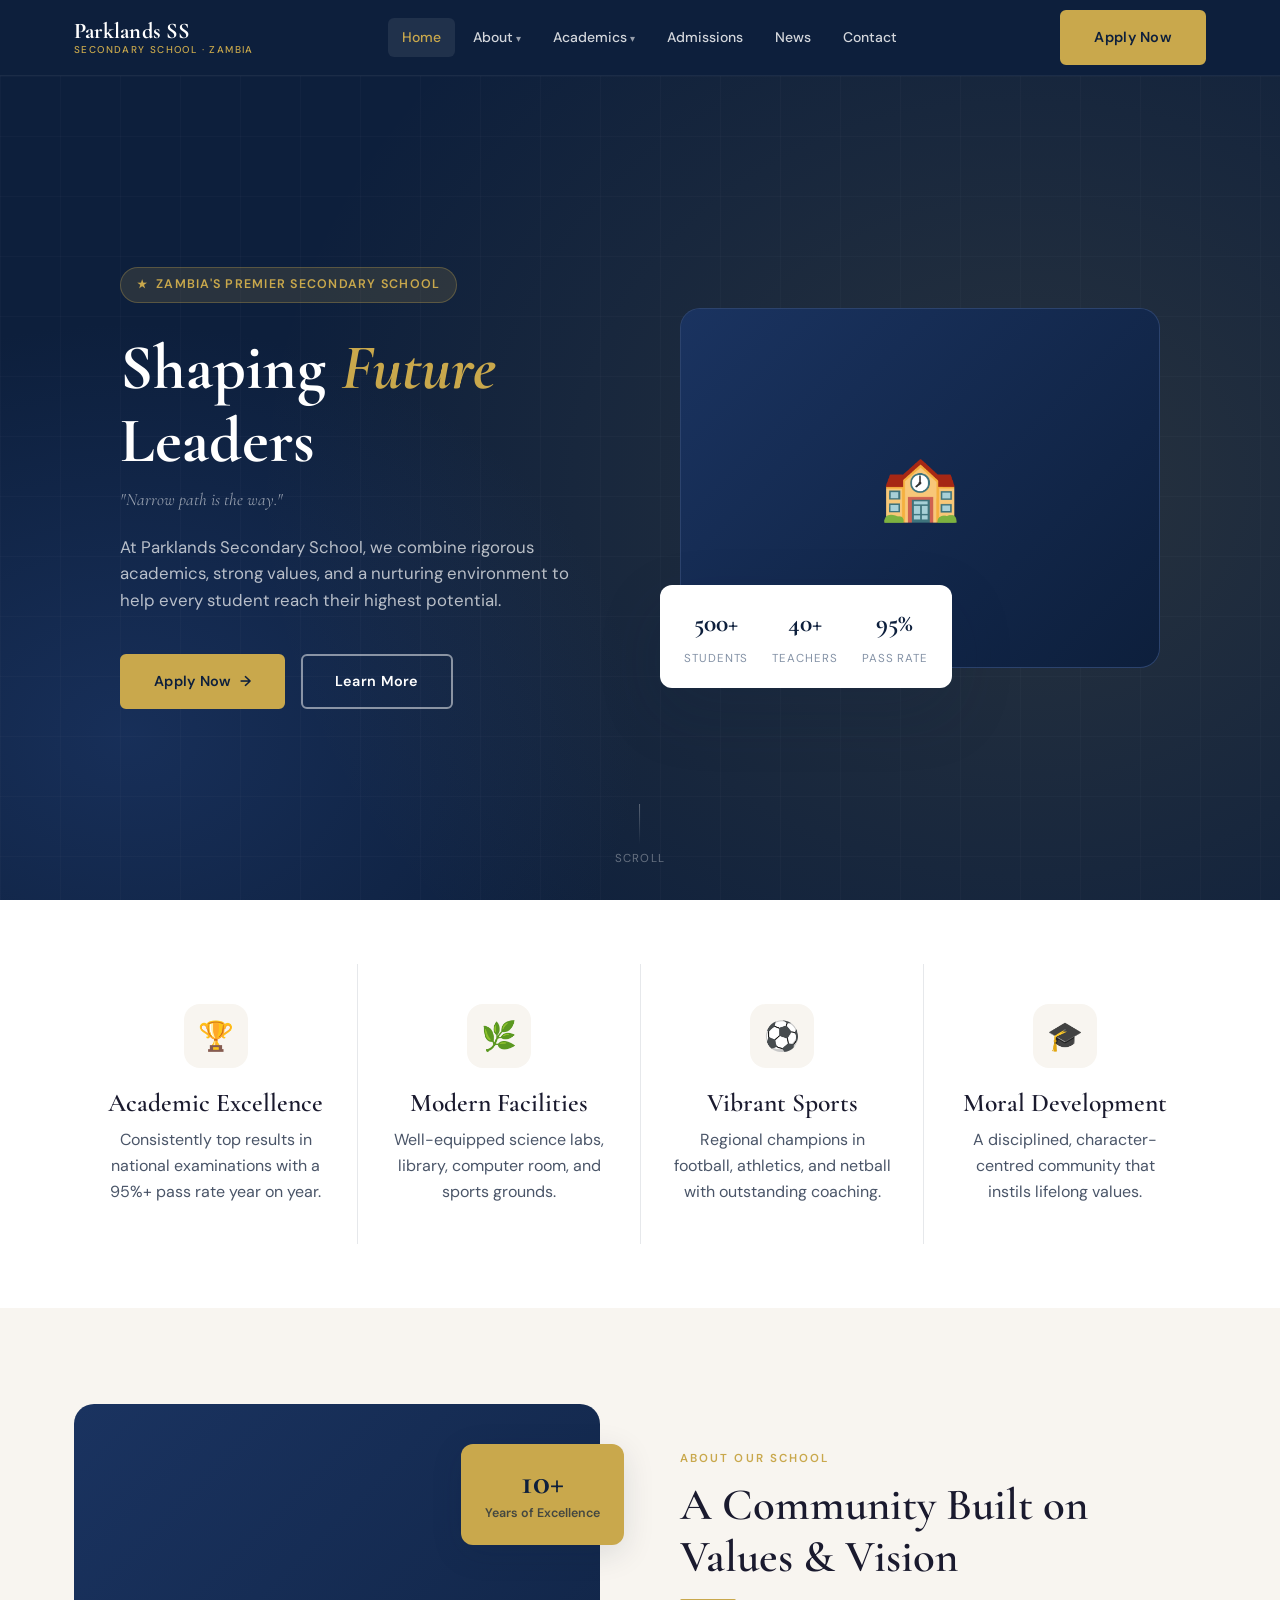
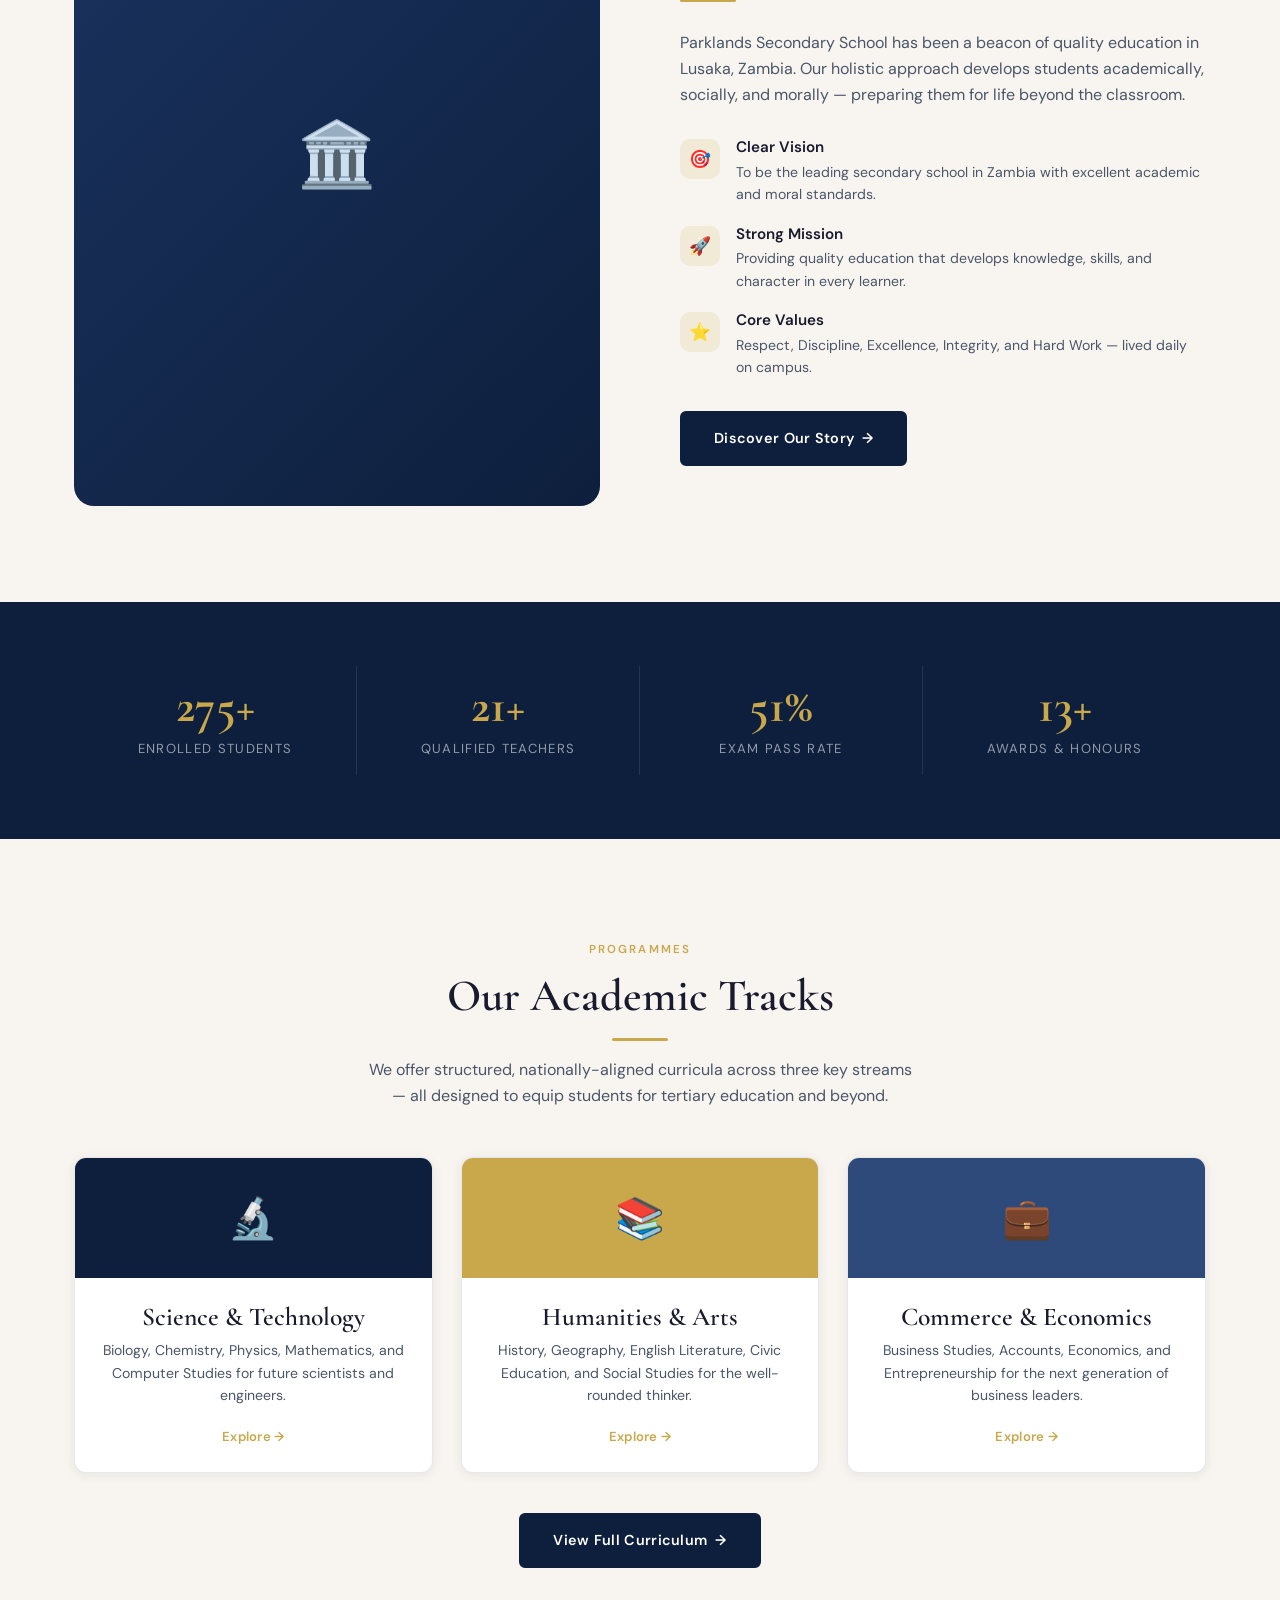
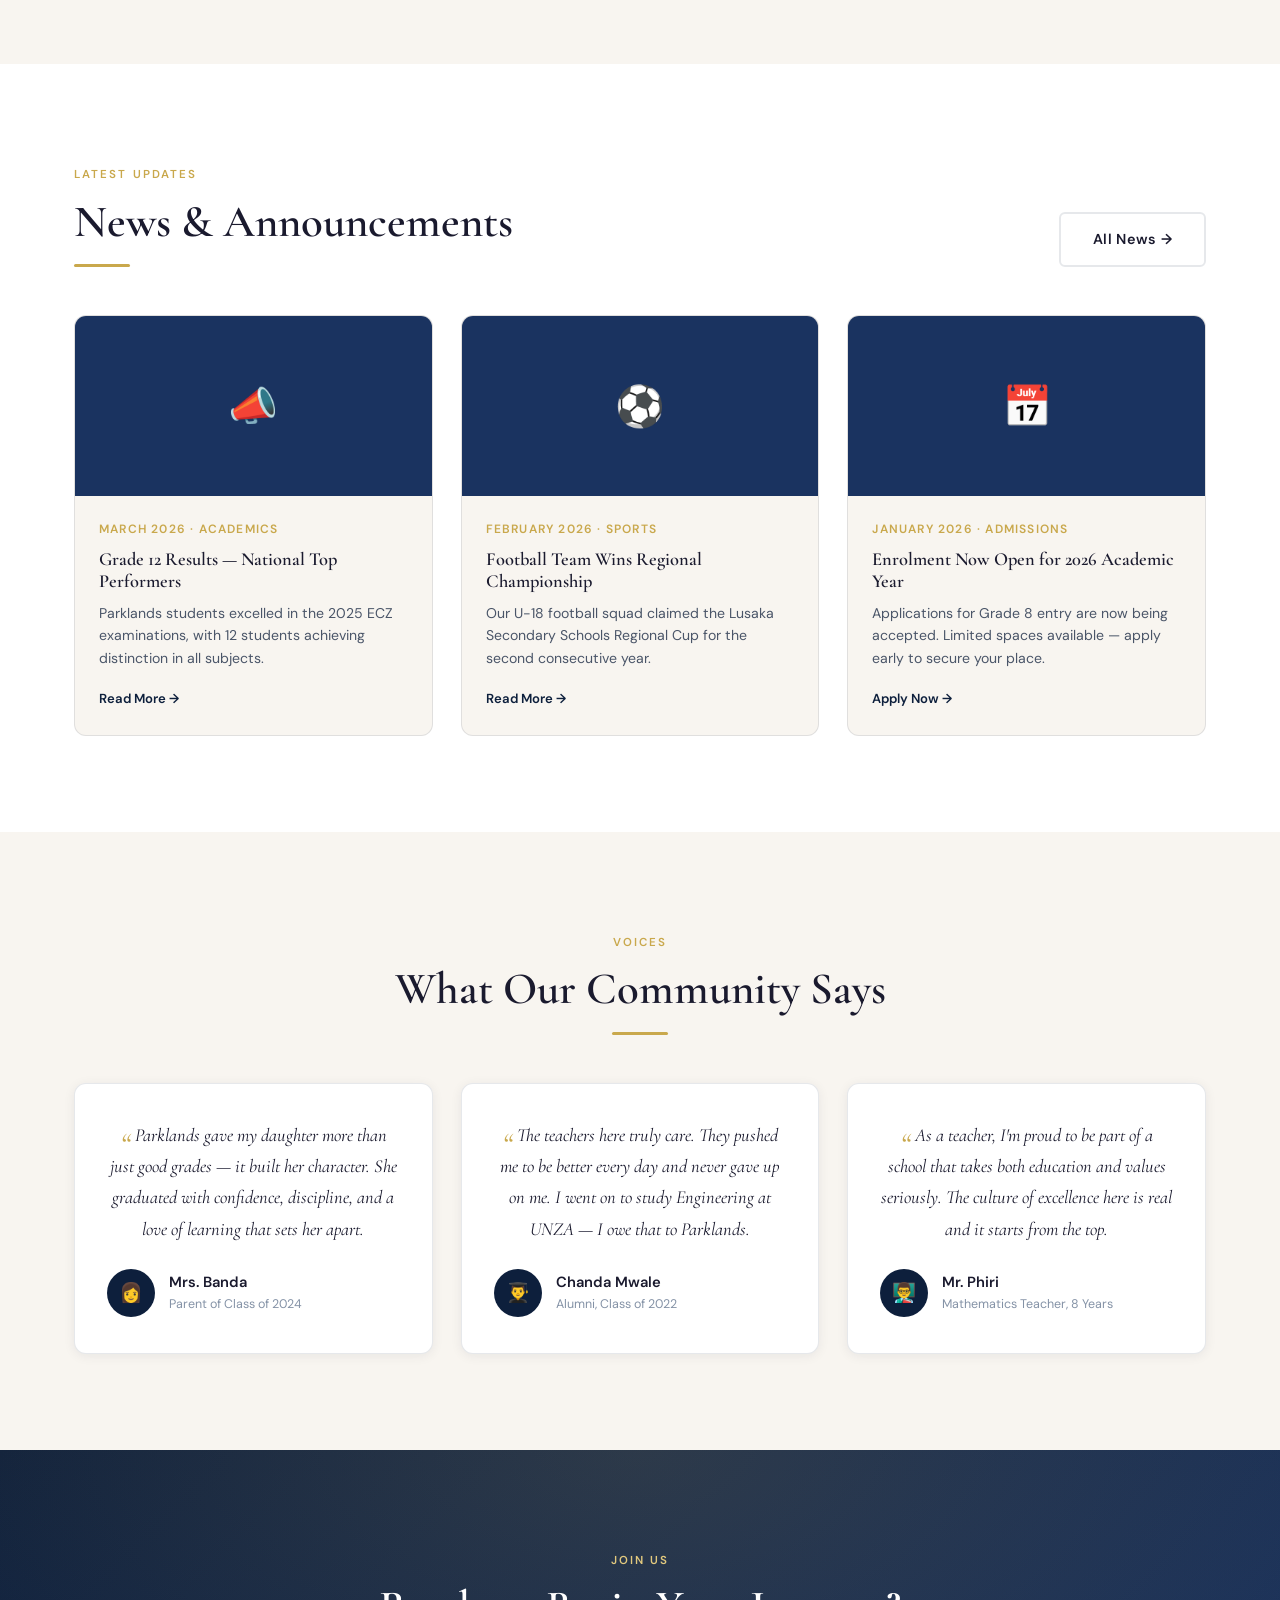
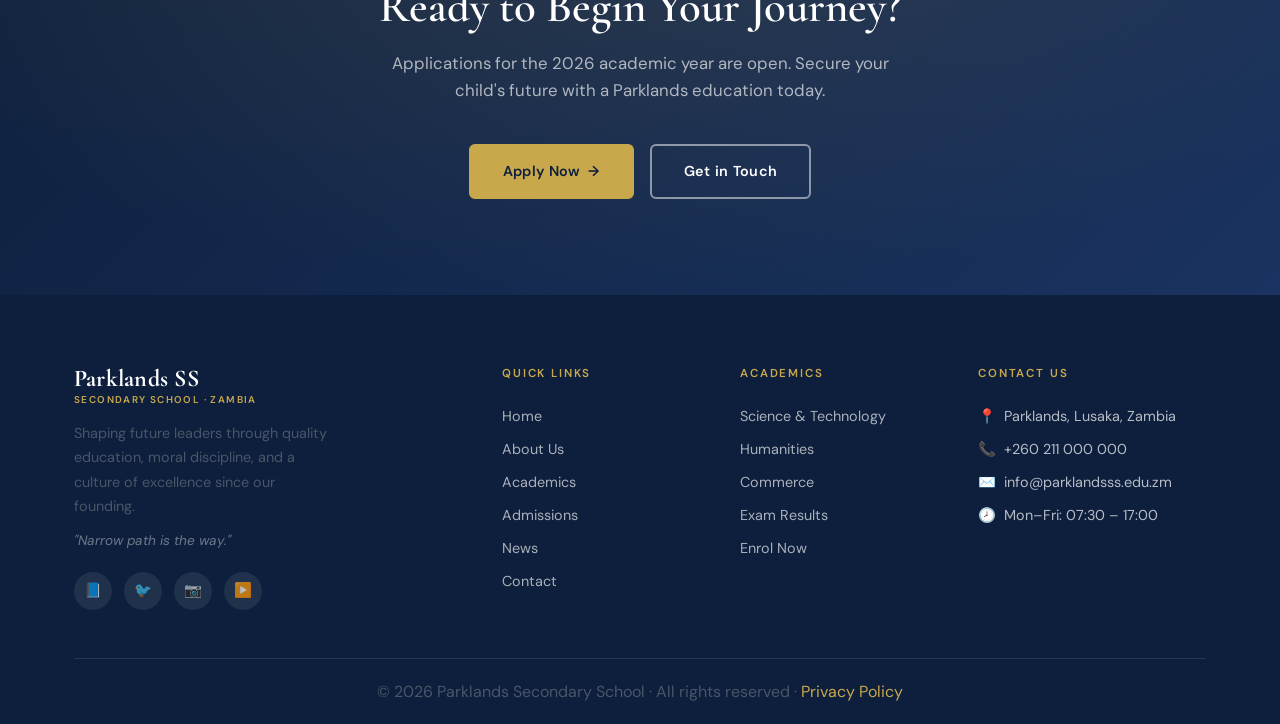
<file: index.html>
<!DOCTYPE html>
<html lang="en">
<head>
  <meta charset="UTF-8">
  <meta name="viewport" content="width=device-width, initial-scale=1.0">
  <title>Parklands Secondary School — Excellence in Education</title>
  <meta name="description" content="Parklands Secondary School in Lusaka, Zambia. Shaping future leaders through quality education and strong values.">
  <link rel="stylesheet" href="style.css">
  <style>
    /* ── HOME-SPECIFIC STYLES ── */

    /* HERO */
    .hero {
      background: var(--navy);
      min-height: calc(100vh - var(--nav-h));
      display:flex; align-items:center;
      position:relative; overflow:hidden;
      padding: 80px 0;
    }
    .hero::before {
      content:'';
      position:absolute; inset:0;
      background:
        radial-gradient(ellipse 60% 80% at 80% 50%, rgba(201,168,76,0.14), transparent),
        radial-gradient(ellipse 40% 50% at 10% 80%, rgba(26,51,96,0.8), transparent);
    }
    .hero-bg-pattern {
      position:absolute; inset:0;
      background-image:
        linear-gradient(rgba(255,255,255,0.02) 1px, transparent 1px),
        linear-gradient(90deg, rgba(255,255,255,0.02) 1px, transparent 1px);
      background-size: 60px 60px;
    }
    .hero-inner {
      display:grid; grid-template-columns:1fr 1fr; gap:80px;
      align-items:center; position:relative;
    }
    .hero-content { z-index:1; }
    .hero-badge {
      display:inline-flex; align-items:center; gap:8px;
      background:rgba(201,168,76,0.15); border:1px solid rgba(201,168,76,0.3);
      border-radius:100px; padding:7px 16px; margin-bottom:28px;
      font-size:0.78rem; font-weight:600; letter-spacing:0.1em;
      text-transform:uppercase; color:var(--gold);
    }
    .hero-badge::before { content:'★'; font-size:0.7rem; }
    .hero h1 { color:var(--white); margin-bottom:8px; }
    .hero h1 em { color:var(--gold); font-style:italic; }
    .hero-tagline {
      font-size:1.08rem; color:rgba(255,255,255,0.55);
      font-style:italic; margin-bottom:20px;
      font-family:'Cormorant Garamond',serif;
    }
    .hero-desc { color:rgba(255,255,255,0.7); font-size:1.05rem; max-width:480px; margin-bottom:40px; }
    .hero-actions { display:flex; gap:16px; flex-wrap:wrap; }

    .hero-visual {
      position:relative; z-index:1;
    }
    .hero-img-frame {
      border-radius:var(--radius-lg);
      overflow:hidden;
      aspect-ratio:4/3;
      background:var(--navy-light);
      border:1px solid rgba(255,255,255,0.08);
      position:relative;
    }
    .hero-img-frame img {
      width:100%; height:100%; object-fit:cover; opacity:0.85;
    }
    .hero-img-placeholder {
      width:100%; height:100%;
      background: linear-gradient(135deg, #1A3360 0%, #0D1F3C 100%);
      display:flex; align-items:center; justify-content:center;
      font-size:4rem;
    }
    .hero-stats-pill {
      position:absolute; bottom:-20px; left:-20px;
      background:var(--white); border-radius:var(--radius-md);
      padding:18px 24px; box-shadow:var(--shadow-lg);
      display:flex; gap:24px;
    }
    .hero-stat-item { text-align:center; }
    .hero-stat-item strong {
      display:block; font-family:'Cormorant Garamond',serif;
      font-size:1.6rem; font-weight:700; color:var(--navy);
    }
    .hero-stat-item span { font-size:0.72rem; color:var(--text-light); text-transform:uppercase; letter-spacing:0.08em; }

    .hero-scroll {
      position:absolute; bottom:32px; left:50%; transform:translateX(-50%);
      display:flex; flex-direction:column; align-items:center; gap:6px;
      color:rgba(255,255,255,0.35); font-size:0.72rem; letter-spacing:0.1em;
      text-transform:uppercase;
    }
    .scroll-line {
      width:1px; height:40px;
      background:linear-gradient(to bottom, rgba(255,255,255,0.3), transparent);
      animation: scrollPulse 2s ease-in-out infinite;
    }
    @keyframes scrollPulse {
      0%,100% { opacity:0.3; height:30px; }
      50% { opacity:0.8; height:50px; }
    }

    /* HIGHLIGHTS */
    .highlights { background:var(--white); }
    .highlight-card {
      text-align:center; padding:40px 32px;
      border-left:1px solid var(--border);
    }
    .highlight-card:first-child { border-left:none; }
    .highlight-icon {
      width:64px; height:64px; border-radius:16px;
      background:var(--cream); display:flex; align-items:center; justify-content:center;
      font-size:1.8rem; margin:0 auto 20px;
    }
    .highlight-card h3 { margin-bottom:10px; }
    .highlights-grid {
      display:grid; grid-template-columns:repeat(4,1fr);
    }

    /* ABOUT PREVIEW */
    .about-preview { background:var(--cream); }
    .about-inner {
      display:grid; grid-template-columns:1fr 1fr; gap:80px; align-items:center;
    }
    .about-img-wrap { position:relative; }
    .about-img-main {
      aspect-ratio:3/4;
      background:linear-gradient(135deg,#1A3360,#0D1F3C);
      border-radius:var(--radius-lg); overflow:hidden;
      display:flex; align-items:center; justify-content:center;
      font-size:4rem;
    }
    .about-img-badge {
      position:absolute; right:-24px; top:40px;
      background:var(--gold); border-radius:var(--radius-md);
      padding:20px 24px; text-align:center;
      box-shadow:var(--shadow-md);
    }
    .about-img-badge strong {
      display:block; font-size:2.2rem; font-weight:700;
      font-family:'Cormorant Garamond',serif; color:var(--navy); line-height:1;
    }
    .about-img-badge span { font-size:0.78rem; color:var(--navy); opacity:0.7; font-weight:600; }
    .about-content { }
    .about-features { margin:32px 0; }
    .about-feature {
      display:flex; gap:16px; align-items:flex-start; margin-bottom:20px;
    }
    .about-feature-icon {
      width:40px; height:40px; border-radius:10px;
      background:rgba(201,168,76,0.15); flex-shrink:0;
      display:flex; align-items:center; justify-content:center; font-size:1.1rem;
    }
    .about-feature h4 { font-family:'DM Sans',sans-serif; font-size:0.95rem; font-weight:600; margin-bottom:4px; }
    .about-feature p { font-size:0.88rem; }

    /* STATS STRIP */
    .stats-section {
      background: var(--navy); padding:64px 0;
    }
    .stats-grid {
      display:grid; grid-template-columns:repeat(4,1fr);
      divide-x: 1px solid rgba(255,255,255,0.1);
    }
    .stat-item {
      text-align:center; padding:16px;
      border-right:1px solid rgba(255,255,255,0.1);
    }
    .stat-item:last-child { border-right:none; }
    .stat-item .stat-num {
      font-family:'Cormorant Garamond',serif;
      font-size:3rem; font-weight:700; color:var(--gold);
      line-height:1; display:block;
    }
    .stat-item .stat-label {
      font-size:0.82rem; color:rgba(255,255,255,0.55);
      text-transform:uppercase; letter-spacing:0.1em; margin-top:8px; display:block;
    }

    /* ACADEMICS PREVIEW */
    .academics-preview { background:var(--cream); }
    .programme-card {
      background:var(--white); border-radius:var(--radius-md);
      overflow:hidden; box-shadow:var(--shadow-sm); border:1px solid var(--border);
      transition:var(--transition);
    }
    .programme-card:hover { transform:translateY(-6px); box-shadow:var(--shadow-md); }
    .programme-top {
      height:120px; display:flex; align-items:center; justify-content:center;
      font-size:2.5rem; position:relative;
    }
    .programme-top.navy { background:var(--navy); }
    .programme-top.gold  { background:var(--gold); }
    .programme-top.slate { background:#2D4A7A; }
    .programme-body { padding:24px; }
    .programme-body h3 { margin-bottom:8px; }
    .programme-body p { font-size:0.88rem; margin-bottom:16px; }
    .prog-link {
      font-size:0.82rem; font-weight:600; color:var(--gold); letter-spacing:0.02em;
    }
    .prog-link:hover { text-decoration:underline; }

    /* NEWS */
    .news-section { background:var(--white); }
    .news-card {
      background:var(--cream); border-radius:var(--radius-md);
      overflow:hidden; transition:var(--transition); border:1px solid var(--border);
    }
    .news-card:hover { transform:translateY(-4px); box-shadow:var(--shadow-md); }
    .news-img {
      height:180px; background:var(--navy-light);
      display:flex; align-items:center; justify-content:center; font-size:2.5rem;
    }
    .news-body { padding:24px; }
    .news-meta {
      font-size:0.75rem; color:var(--gold); font-weight:600;
      text-transform:uppercase; letter-spacing:0.1em; margin-bottom:10px;
    }
    .news-body h3 { font-size:1.15rem; margin-bottom:10px; }
    .news-body p { font-size:0.88rem; margin-bottom:16px; }
    .news-link {
      font-size:0.82rem; font-weight:600; color:var(--navy);
      display:inline-flex; gap:4px; align-items:center;
    }
    .news-link:hover { color:var(--gold); }

    /* TESTIMONIALS */
    .testimonials-section { background:var(--cream); }
    .testi-card {
      background:var(--white); border-radius:var(--radius-md);
      padding:36px 32px; box-shadow:var(--shadow-sm); border:1px solid var(--border);
      transition:var(--transition);
    }
    .testi-card:hover { transform:translateY(-4px); box-shadow:var(--shadow-md); }
    .testi-quote {
      font-family:'Cormorant Garamond',serif;
      font-size:1.15rem; font-style:italic; line-height:1.7;
      color:var(--text); margin-bottom:24px;
    }
    .testi-quote::before { content:'\201C'; font-size:2rem; color:var(--gold); line-height:0; vertical-align:-0.4em; margin-right:4px; }
    .testi-author { display:flex; align-items:center; gap:14px; }
    .testi-avatar {
      width:48px; height:48px; border-radius:50%;
      background:var(--navy); display:flex; align-items:center; justify-content:center;
      font-size:1.2rem; flex-shrink:0;
    }
    .testi-name { font-weight:600; font-size:0.92rem; }
    .testi-role { font-size:0.78rem; color:var(--text-light); }

    /* CTA SECTION */
    .cta-section {
      background: linear-gradient(135deg, var(--navy) 0%, var(--navy-light) 100%);
      padding:96px 0; text-align:center; position:relative; overflow:hidden;
    }
    .cta-section::before {
      content:'';
      position:absolute; inset:0;
      background:radial-gradient(ellipse 70% 100% at 50% 0%, rgba(201,168,76,0.15), transparent);
    }
    .cta-section .container { position:relative; }
    .cta-section h2 { color:var(--white); margin-bottom:16px; }
    .cta-section p { color:rgba(255,255,255,0.65); max-width:520px; margin:0 auto 40px; font-size:1.05rem; }
    .cta-actions { display:flex; gap:16px; justify-content:center; flex-wrap:wrap; }

    @media (max-width:768px) {
      .hero-inner { grid-template-columns:1fr; gap:48px; }
      .hero-visual { display:none; }
      .highlights-grid { grid-template-columns:1fr 1fr; }
      .highlight-card { border-left:none; border-top:1px solid var(--border); }
      .highlight-card:nth-child(-n+2) { border-top:none; }
      .about-inner { grid-template-columns:1fr; gap:40px; }
      .about-img-badge { right:0; }
      .stats-grid { grid-template-columns:1fr 1fr; }
      .stat-item:nth-child(2) { border-right:none; }
    }
    @media (max-width:480px) {
      .highlights-grid { grid-template-columns:1fr; }
      .stats-grid { grid-template-columns:1fr 1fr; }
    }
  </style>
</head>
<body>

<!-- HERO -->
<section class="hero">
  <div class="hero-bg-pattern"></div>
  <div class="container">
    <div class="hero-inner">
      <div class="hero-content">
        <div class="hero-badge">Zambia's Premier Secondary School</div>
        <h1>Shaping <em>Future</em><br>Leaders</h1>
        <p class="hero-tagline">"Narrow path is the way."</p>
        <p class="hero-desc">At Parklands Secondary School, we combine rigorous academics, strong values, and a nurturing environment to help every student reach their highest potential.</p>
        <div class="hero-actions">
          <a href="admissions.html" class="btn btn-primary btn-arrow">Apply Now</a>
          <a href="about.html" class="btn btn-outline">Learn More</a>
        </div>
      </div>

      <div class="hero-visual">
        <div class="hero-img-frame">
          <div class="hero-img-placeholder">🏫</div>
        </div>
        <div class="hero-stats-pill">
          <div class="hero-stat-item">
            <strong>500+</strong>
            <span>Students</span>
          </div>
          <div class="hero-stat-item">
            <strong>40+</strong>
            <span>Teachers</span>
          </div>
          <div class="hero-stat-item">
            <strong>95%</strong>
            <span>Pass Rate</span>
          </div>
        </div>
      </div>
    </div>
  </div>
  <div class="hero-scroll">
    <div class="scroll-line"></div>
    scroll
  </div>
</section>

<!-- HIGHLIGHTS -->
<section class="highlights section-sm">
  <div class="container">
    <div class="highlights-grid reveal">
      <div class="highlight-card">
        <div class="highlight-icon">🏆</div>
        <h3>Academic Excellence</h3>
        <p>Consistently top results in national examinations with a 95%+ pass rate year on year.</p>
      </div>
      <div class="highlight-card">
        <div class="highlight-icon">🌿</div>
        <h3>Modern Facilities</h3>
        <p>Well-equipped science labs, library, computer room, and sports grounds.</p>
      </div>
      <div class="highlight-card">
        <div class="highlight-icon">⚽</div>
        <h3>Vibrant Sports</h3>
        <p>Regional champions in football, athletics, and netball with outstanding coaching.</p>
      </div>
      <div class="highlight-card">
        <div class="highlight-icon">🎓</div>
        <h3>Moral Development</h3>
        <p>A disciplined, character-centred community that instils lifelong values.</p>
      </div>
    </div>
  </div>
</section>

<!-- ABOUT PREVIEW -->
<section class="about-preview section">
  <div class="container">
    <div class="about-inner">
      <div class="about-img-wrap reveal-left">
        <div class="about-img-main">🏛️</div>
        <div class="about-img-badge">
          <strong>10+</strong>
          <span>Years of Excellence</span>
        </div>
      </div>
      <div class="about-content reveal-right">
        <span class="section-label">About Our School</span>
        <h2 class="section-title">A Community Built on Values &amp; Vision</h2>
        <div class="gold-line-left gold-line" style="margin-bottom:28px;"></div>
        <p>Parklands Secondary School has been a beacon of quality education in Lusaka, Zambia. Our holistic approach develops students academically, socially, and morally — preparing them for life beyond the classroom.</p>
        <div class="about-features">
          <div class="about-feature">
            <div class="about-feature-icon">🎯</div>
            <div>
              <h4>Clear Vision</h4>
              <p>To be the leading secondary school in Zambia with excellent academic and moral standards.</p>
            </div>
          </div>
          <div class="about-feature">
            <div class="about-feature-icon">🚀</div>
            <div>
              <h4>Strong Mission</h4>
              <p>Providing quality education that develops knowledge, skills, and character in every learner.</p>
            </div>
          </div>
          <div class="about-feature">
            <div class="about-feature-icon">⭐</div>
            <div>
              <h4>Core Values</h4>
              <p>Respect, Discipline, Excellence, Integrity, and Hard Work — lived daily on campus.</p>
            </div>
          </div>
        </div>
        <a href="about.html" class="btn btn-navy btn-arrow">Discover Our Story</a>
      </div>
    </div>
  </div>
</section>

<!-- STATS -->
<section class="stats-section stats-section">
  <div class="container">
    <div class="stats-grid reveal">
      <div class="stat-item">
        <span class="stat-num" data-target="500" data-suffix="+">0</span>
        <span class="stat-label">Enrolled Students</span>
      </div>
      <div class="stat-item">
        <span class="stat-num" data-target="40" data-suffix="+">0</span>
        <span class="stat-label">Qualified Teachers</span>
      </div>
      <div class="stat-item">
        <span class="stat-num" data-target="95" data-suffix="%">0</span>
        <span class="stat-label">Exam Pass Rate</span>
      </div>
      <div class="stat-item">
        <span class="stat-num" data-target="25" data-suffix="+">0</span>
        <span class="stat-label">Awards &amp; Honours</span>
      </div>
    </div>
  </div>
</section>

<!-- ACADEMICS PREVIEW -->
<section class="academics-preview section">
  <div class="container text-center">
    <span class="section-label">Programmes</span>
    <h2 class="section-title">Our Academic Tracks</h2>
    <div class="gold-line" style="margin-bottom:16px;"></div>
    <p class="section-sub">We offer structured, nationally-aligned curricula across three key streams — all designed to equip students for tertiary education and beyond.</p>
    <div class="grid-3 reveal">
      <div class="programme-card">
        <div class="programme-top navy">🔬</div>
        <div class="programme-body">
          <h3>Science &amp; Technology</h3>
          <p>Biology, Chemistry, Physics, Mathematics, and Computer Studies for future scientists and engineers.</p>
          <a href="academics.html" class="prog-link">Explore →</a>
        </div>
      </div>
      <div class="programme-card">
        <div class="programme-top gold">📚</div>
        <div class="programme-body">
          <h3>Humanities &amp; Arts</h3>
          <p>History, Geography, English Literature, Civic Education, and Social Studies for the well-rounded thinker.</p>
          <a href="academics.html" class="prog-link">Explore →</a>
        </div>
      </div>
      <div class="programme-card">
        <div class="programme-top slate">💼</div>
        <div class="programme-body">
          <h3>Commerce &amp; Economics</h3>
          <p>Business Studies, Accounts, Economics, and Entrepreneurship for the next generation of business leaders.</p>
          <a href="academics.html" class="prog-link">Explore →</a>
        </div>
      </div>
    </div>
    <div style="margin-top:40px;">
      <a href="academics.html" class="btn btn-navy btn-arrow">View Full Curriculum</a>
    </div>
  </div>
</section>

<!-- NEWS -->
<section class="news-section section">
  <div class="container">
    <div style="display:flex;justify-content:space-between;align-items:flex-end;margin-bottom:48px;" class="reveal">
      <div>
        <span class="section-label">Latest Updates</span>
        <h2 class="section-title">News &amp; Announcements</h2>
        <div class="gold-line-left gold-line"></div>
      </div>
      <a href="news.html" class="btn btn-outline" style="border-color:var(--border);color:var(--text);flex-shrink:0;">All News →</a>
    </div>
    <div class="grid-3 reveal">
      <div class="news-card">
        <div class="news-img">📣</div>
        <div class="news-body">
          <div class="news-meta">March 2026 · Academics</div>
          <h3>Grade 12 Results — National Top Performers</h3>
          <p>Parklands students excelled in the 2025 ECZ examinations, with 12 students achieving distinction in all subjects.</p>
          <a href="news.html" class="news-link">Read More →</a>
        </div>
      </div>
      <div class="news-card">
        <div class="news-img">⚽</div>
        <div class="news-body">
          <div class="news-meta">February 2026 · Sports</div>
          <h3>Football Team Wins Regional Championship</h3>
          <p>Our U-18 football squad claimed the Lusaka Secondary Schools Regional Cup for the second consecutive year.</p>
          <a href="news.html" class="news-link">Read More →</a>
        </div>
      </div>
      <div class="news-card">
        <div class="news-img">📅</div>
        <div class="news-body">
          <div class="news-meta">January 2026 · Admissions</div>
          <h3>Enrolment Now Open for 2026 Academic Year</h3>
          <p>Applications for Grade 8 entry are now being accepted. Limited spaces available — apply early to secure your place.</p>
          <a href="admissions.html" class="news-link">Apply Now →</a>
        </div>
      </div>
    </div>
  </div>
</section>

<!-- TESTIMONIALS -->
<section class="testimonials-section section">
  <div class="container text-center">
    <span class="section-label">Voices</span>
    <h2 class="section-title">What Our Community Says</h2>
    <div class="gold-line" style="margin-bottom:48px;"></div>
    <div class="grid-3 reveal">
      <div class="testi-card">
        <p class="testi-quote">Parklands gave my daughter more than just good grades — it built her character. She graduated with confidence, discipline, and a love of learning that sets her apart.</p>
        <div class="testi-author">
          <div class="testi-avatar">👩</div>
          <div style="text-align:left;">
            <div class="testi-name">Mrs. Banda</div>
            <div class="testi-role">Parent of Class of 2024</div>
          </div>
        </div>
      </div>
      <div class="testi-card">
        <p class="testi-quote">The teachers here truly care. They pushed me to be better every day and never gave up on me. I went on to study Engineering at UNZA — I owe that to Parklands.</p>
        <div class="testi-author">
          <div class="testi-avatar">👨‍🎓</div>
          <div style="text-align:left;">
            <div class="testi-name">Chanda Mwale</div>
            <div class="testi-role">Alumni, Class of 2022</div>
          </div>
        </div>
      </div>
      <div class="testi-card">
        <p class="testi-quote">As a teacher, I'm proud to be part of a school that takes both education and values seriously. The culture of excellence here is real and it starts from the top.</p>
        <div class="testi-author">
          <div class="testi-avatar">👨‍🏫</div>
          <div style="text-align:left;">
            <div class="testi-name">Mr. Phiri</div>
            <div class="testi-role">Mathematics Teacher, 8 Years</div>
          </div>
        </div>
      </div>
    </div>
  </div>
</section>

<!-- CTA -->
<section class="cta-section">
  <div class="container">
    <span class="section-label" style="color:var(--gold-light);">Join Us</span>
    <h2>Ready to Begin Your Journey?</h2>
    <p>Applications for the 2026 academic year are open. Secure your child's future with a Parklands education today.</p>
    <div class="cta-actions">
      <a href="admissions.html" class="btn btn-primary btn-arrow">Apply Now</a>
      <a href="contact.html" class="btn btn-outline">Get in Touch</a>
    </div>
  </div>
</section>

<script src="components.js"></script>
</body>
</html>
</file>
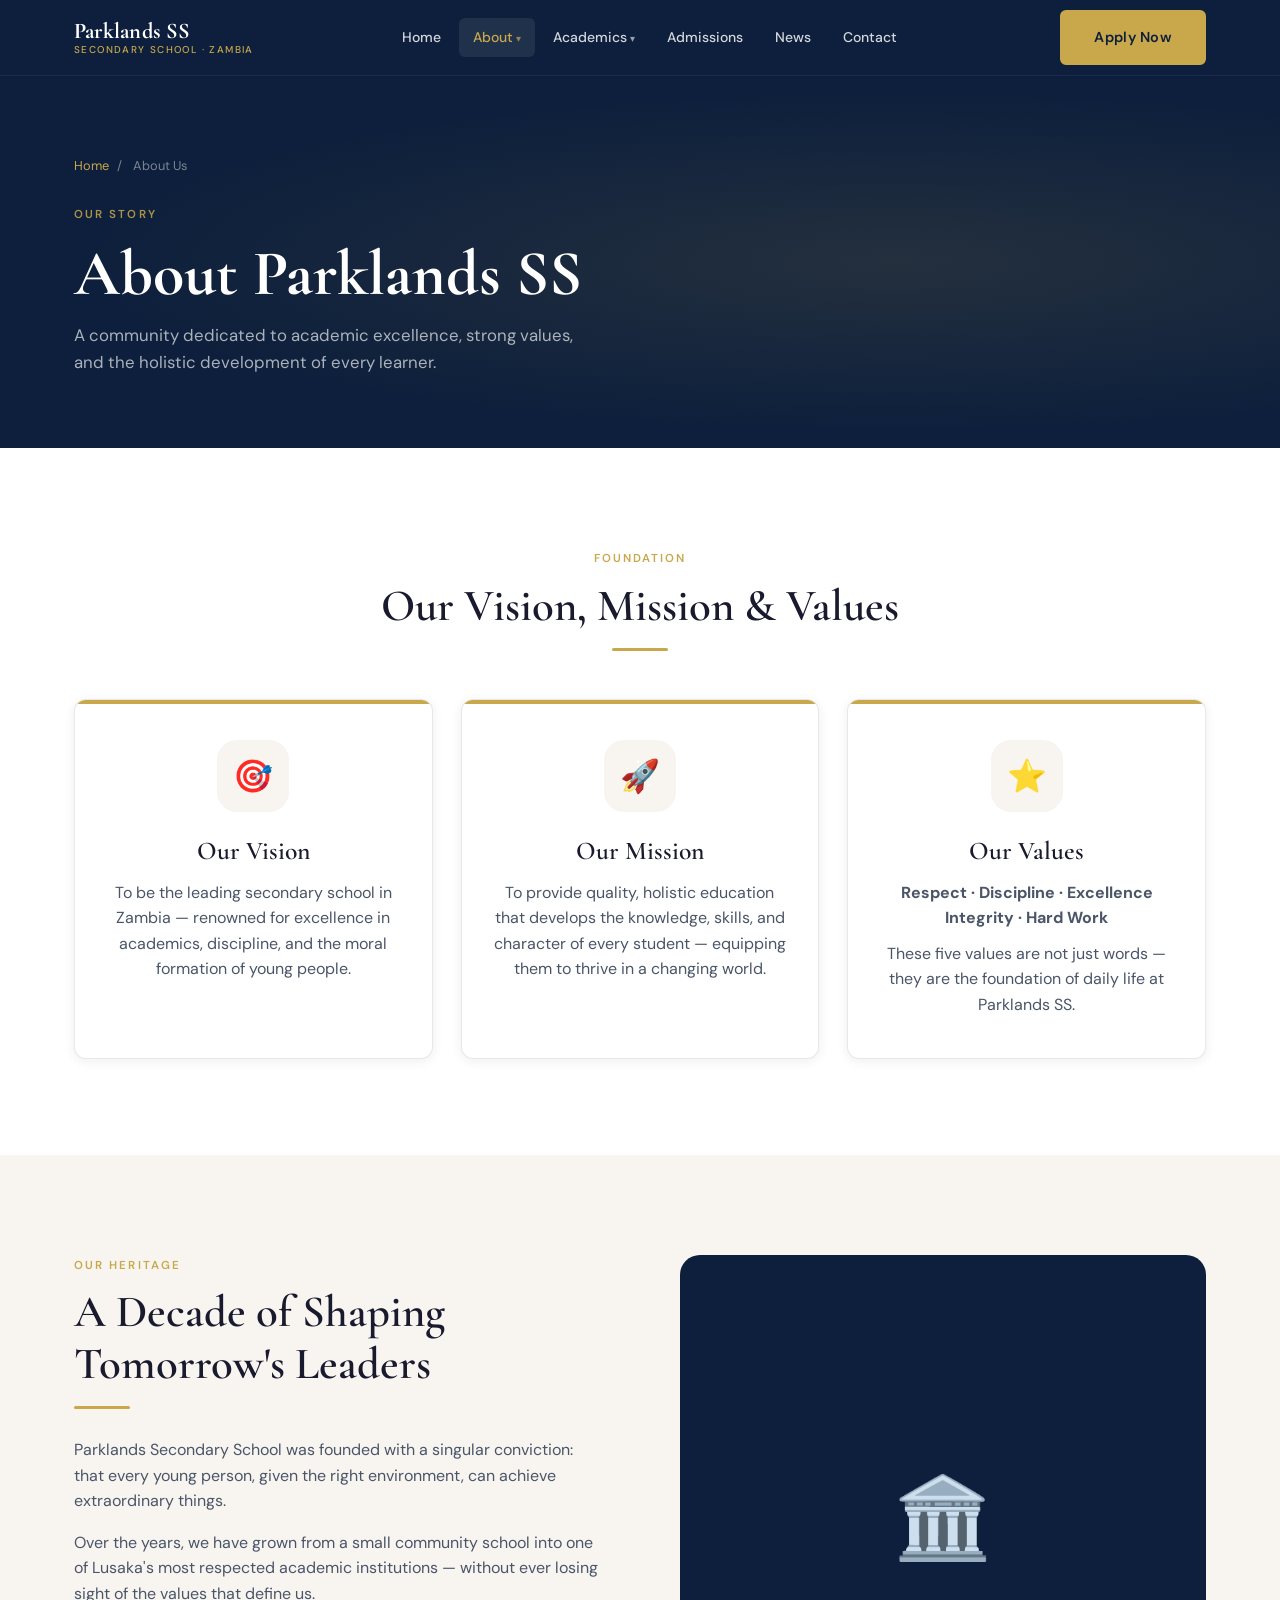
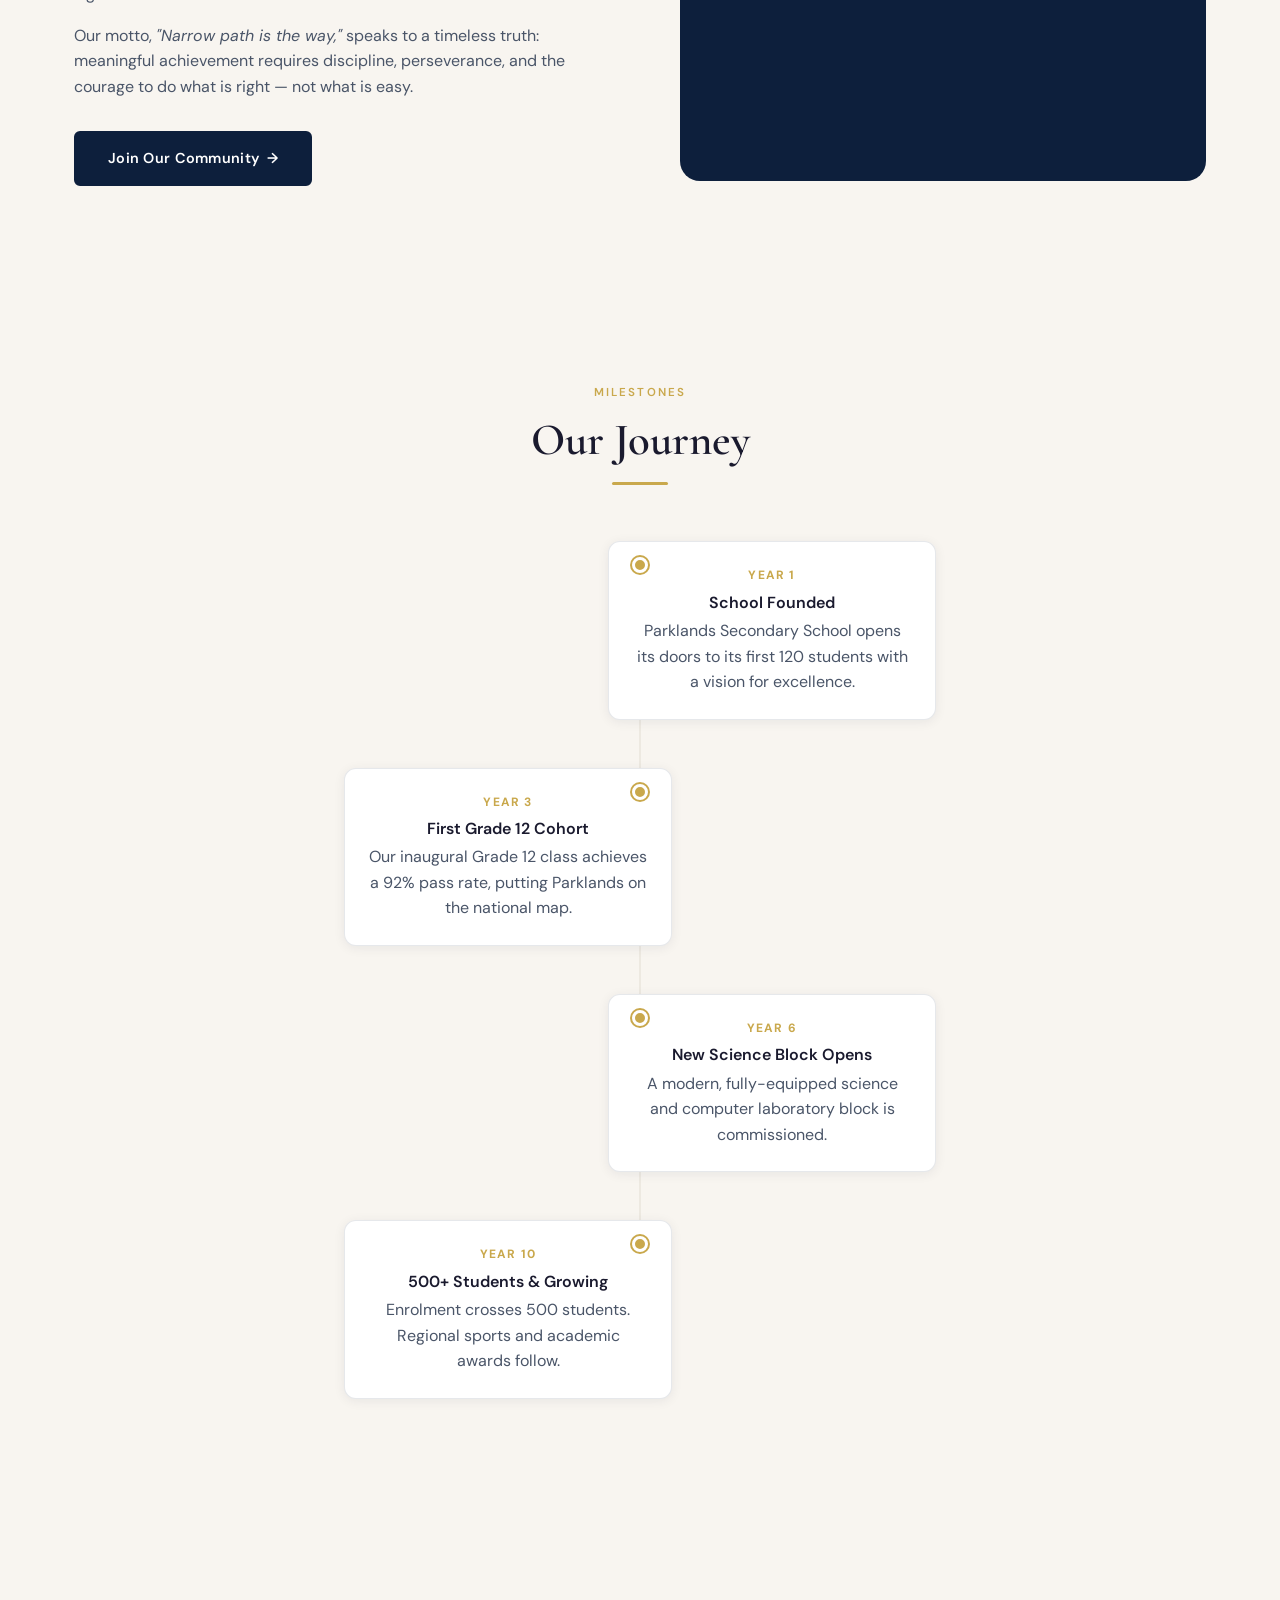
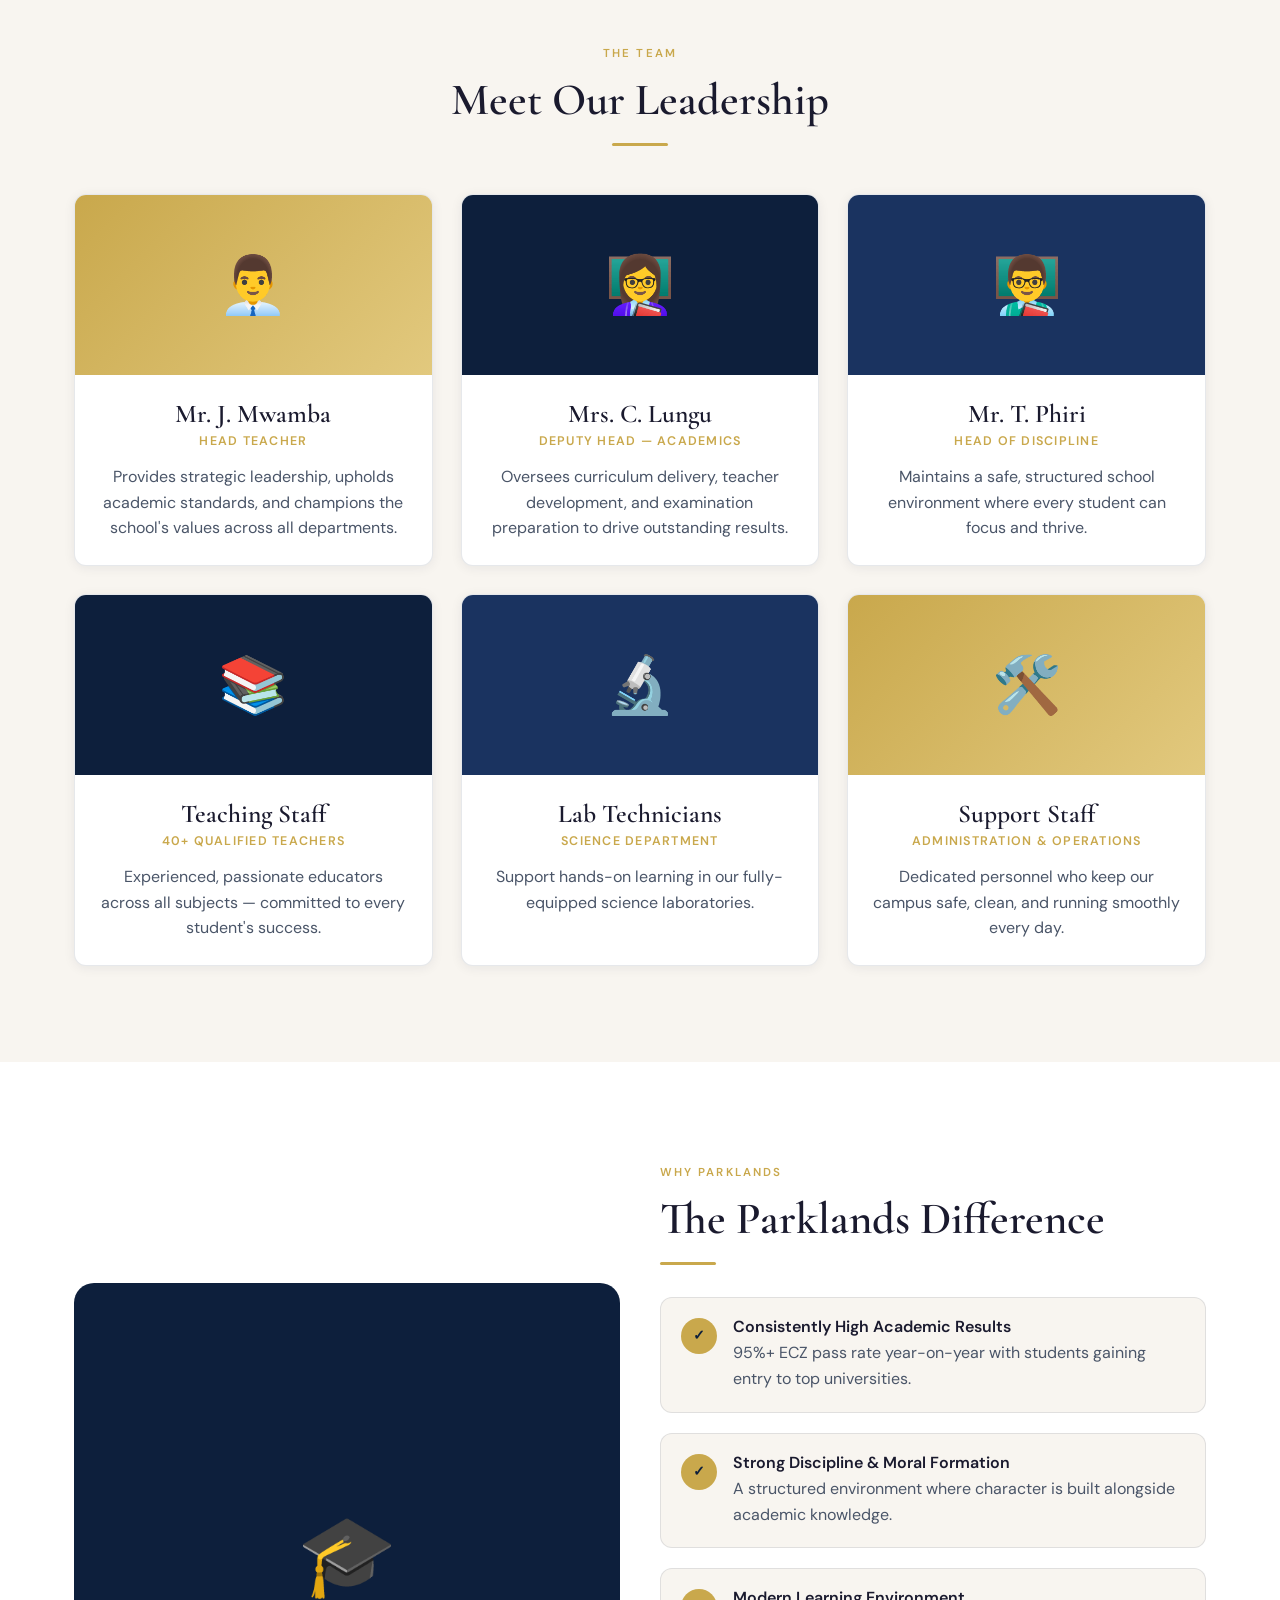
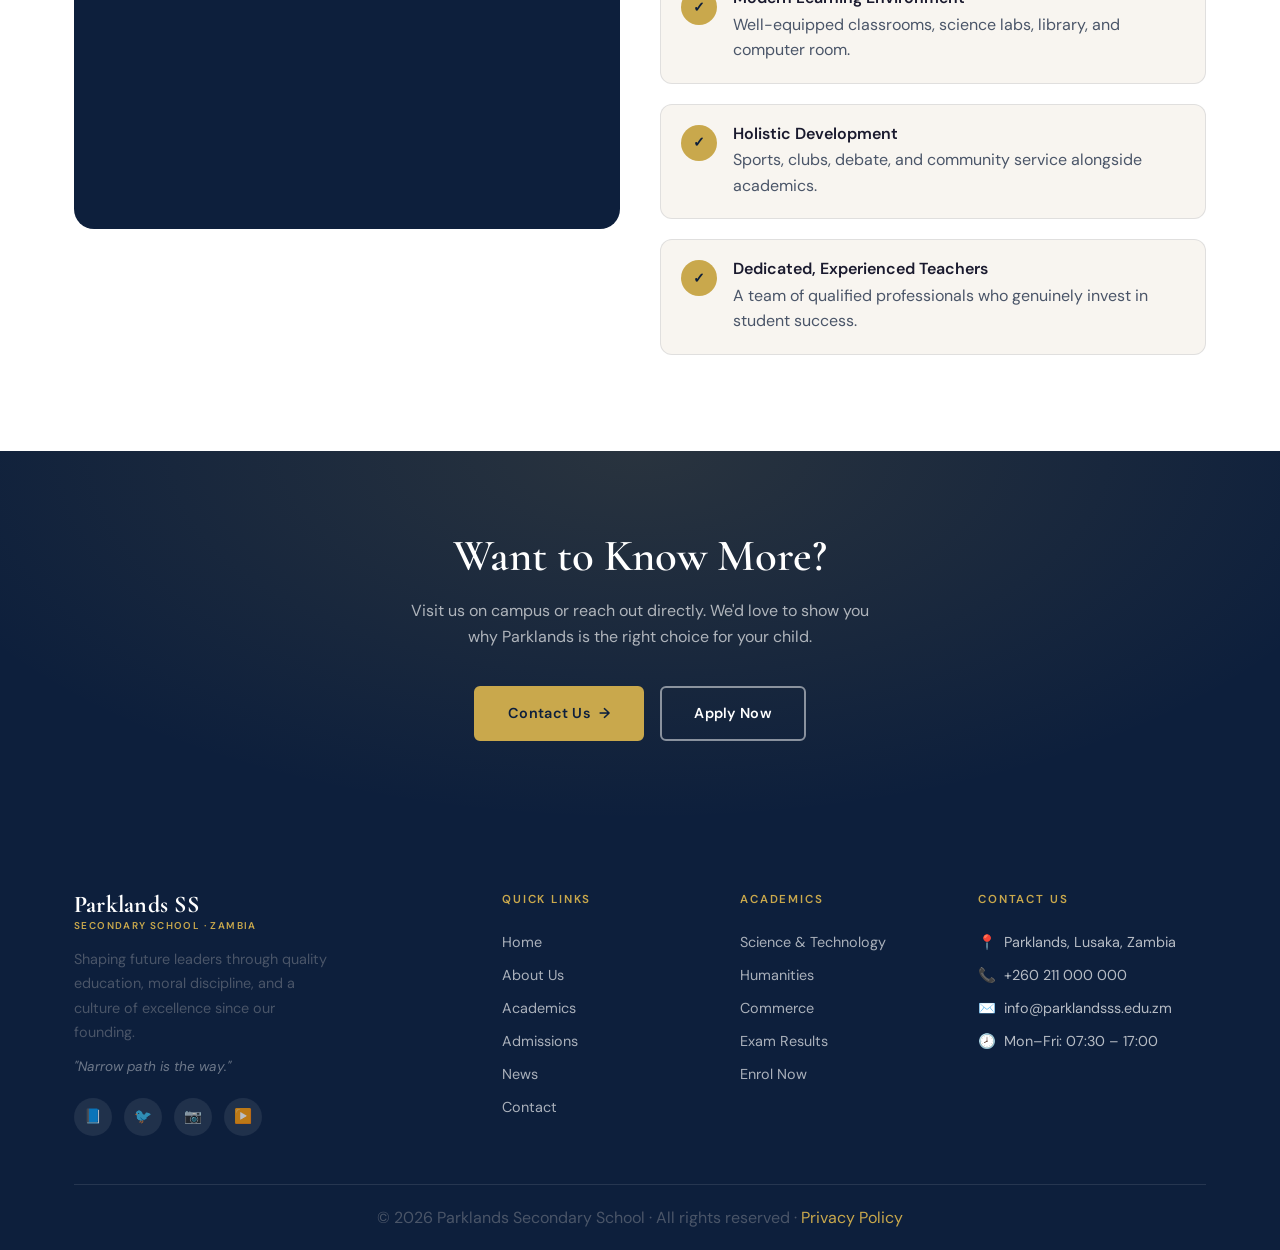
<file: about.html>
<!DOCTYPE html>
<html lang="en">
<head>
  <meta charset="UTF-8">
  <meta name="viewport" content="width=device-width, initial-scale=1.0">
  <title>About Us — Parklands Secondary School</title>
  <link rel="stylesheet" href="style.css">
  <style>
    /* VISION/MISSION cards */
    .vmv-grid {
      display:grid; grid-template-columns:repeat(3,1fr); gap:28px;
    }
    .vmv-card {
      background:var(--white); border-radius:var(--radius-md);
      padding:40px 32px; border:1px solid var(--border);
      box-shadow:var(--shadow-sm); text-align:center;
      transition:var(--transition); position:relative; overflow:hidden;
    }
    .vmv-card::before {
      content:''; position:absolute; top:0; left:0; right:0;
      height:4px; background:var(--gold);
    }
    .vmv-card:hover { transform:translateY(-6px); box-shadow:var(--shadow-md); }
    .vmv-icon {
      width:72px; height:72px; border-radius:20px;
      background:var(--cream); margin:0 auto 24px;
      display:flex; align-items:center; justify-content:center; font-size:2rem;
    }
    .vmv-card h3 { margin-bottom:14px; }

    /* Staff section */
    .staff-section { background:var(--cream); }
    .staff-grid { display:grid; grid-template-columns:repeat(3,1fr); gap:28px; }
    .staff-card {
      background:var(--white); border-radius:var(--radius-md);
      overflow:hidden; box-shadow:var(--shadow-sm); border:1px solid var(--border);
      transition:var(--transition); text-align:center;
    }
    .staff-card:hover { transform:translateY(-6px); box-shadow:var(--shadow-md); }
    .staff-photo {
      height:180px; background:var(--navy);
      display:flex; align-items:center; justify-content:center; font-size:3.5rem;
    }
    .staff-photo.alt { background:var(--navy-light); }
    .staff-photo.gold-bg { background:linear-gradient(135deg,var(--gold),var(--gold-light)); }
    .staff-info { padding:24px; }
    .staff-info h3 { margin-bottom:4px; }
    .staff-role {
      font-size:0.78rem; font-weight:600; letter-spacing:0.1em;
      text-transform:uppercase; color:var(--gold); margin-bottom:12px;
    }

    /* Why choose us */
    .why-section { background:var(--white); }
    .why-grid { display:grid; grid-template-columns:1fr 1fr; gap:40px; align-items:center; }
    .why-img {
      aspect-ratio:1; background:var(--navy);
      border-radius:var(--radius-lg); display:flex;
      align-items:center; justify-content:center; font-size:5rem;
    }
    .why-list { display:flex; flex-direction:column; gap:20px; }
    .why-item {
      display:flex; gap:16px; align-items:flex-start;
      padding:20px; background:var(--cream);
      border-radius:var(--radius-md); border:1px solid var(--border);
      transition:var(--transition);
    }
    .why-item:hover { border-color:var(--gold); box-shadow:var(--shadow-sm); }
    .why-check {
      width:36px; height:36px; border-radius:50%;
      background:var(--gold); color:var(--navy);
      display:flex; align-items:center; justify-content:center;
      font-weight:700; font-size:0.9rem; flex-shrink:0;
    }
    .why-item h4 { font-family:'DM Sans',sans-serif; font-weight:600; margin-bottom:4px; }

    /* Timeline / History */
    .history-section { background:var(--cream); }
    .timeline { position:relative; max-width:720px; margin:0 auto; }
    .timeline::before {
      content:''; position:absolute; left:50%; transform:translateX(-50%);
      top:0; bottom:0; width:2px; background:var(--cream-dark);
    }
    .timeline-item {
      display:flex; margin-bottom:48px; position:relative;
    }
    .timeline-item:nth-child(odd) { flex-direction:row-reverse; }
    .timeline-content {
      width:calc(50% - 32px); background:var(--white);
      border-radius:var(--radius-md); padding:24px;
      box-shadow:var(--shadow-sm); border:1px solid var(--border);
    }
    .timeline-item:nth-child(odd) .timeline-content { margin-right:64px; }
    .timeline-item:nth-child(even) .timeline-content { margin-left:64px; }
    .timeline-dot {
      position:absolute; left:50%; transform:translateX(-50%);
      width:16px; height:16px; border-radius:50%;
      background:var(--gold); border:3px solid var(--white);
      box-shadow:0 0 0 2px var(--gold); top:16px;
    }
    .timeline-year {
      font-size:0.75rem; font-weight:700; letter-spacing:0.1em;
      text-transform:uppercase; color:var(--gold); margin-bottom:8px;
    }
    .timeline-content h4 { font-family:'DM Sans',sans-serif; font-weight:600; margin-bottom:6px; }

    @media (max-width:768px) {
      .vmv-grid { grid-template-columns:1fr; }
      .staff-grid { grid-template-columns:1fr 1fr; }
      .why-grid { grid-template-columns:1fr; }
      .why-img { display:none; }
      .timeline::before { left:16px; }
      .timeline-item, .timeline-item:nth-child(odd) { flex-direction:column; }
      .timeline-content,
      .timeline-item:nth-child(odd) .timeline-content,
      .timeline-item:nth-child(even) .timeline-content { width:100%; margin:0 0 0 40px; }
      .timeline-dot { left:16px; }
    }
    @media (max-width:480px) {
      .staff-grid { grid-template-columns:1fr; }
    }
  </style>
</head>
<body>

<!-- PAGE HERO -->
<section class="page-hero">
  <div class="container">
    <div class="breadcrumb">
      <a href="index.html">Home</a>
      <span>About Us</span>
    </div>
    <span class="section-label page-hero-label">Our Story</span>
    <h1>About Parklands SS</h1>
    <p>A community dedicated to academic excellence, strong values, and the holistic development of every learner.</p>
  </div>
</section>

<!-- VISION / MISSION / VALUES -->
<section class="section" style="background:var(--white);">
  <div class="container text-center">
    <span class="section-label">Foundation</span>
    <h2 class="section-title">Our Vision, Mission &amp; Values</h2>
    <div class="gold-line" style="margin-bottom:48px;"></div>
    <div class="vmv-grid reveal">
      <div class="vmv-card" id="vision">
        <div class="vmv-icon">🎯</div>
        <h3>Our Vision</h3>
        <p>To be the leading secondary school in Zambia — renowned for excellence in academics, discipline, and the moral formation of young people.</p>
      </div>
      <div class="vmv-card" id="vision">
        <div class="vmv-icon">🚀</div>
        <h3>Our Mission</h3>
        <p>To provide quality, holistic education that develops the knowledge, skills, and character of every student — equipping them to thrive in a changing world.</p>
      </div>
      <div class="vmv-card">
        <div class="vmv-icon">⭐</div>
        <h3>Our Values</h3>
        <p><strong>Respect · Discipline · Excellence<br>Integrity · Hard Work</strong></p>
        <p style="margin-top:10px;">These five values are not just words — they are the foundation of daily life at Parklands SS.</p>
      </div>
    </div>
  </div>
</section>

<!-- ABOUT NARRATIVE -->
<section class="section" style="background:var(--cream);">
  <div class="container">
    <div style="display:grid;grid-template-columns:1fr 1fr;gap:80px;align-items:center;">
      <div class="reveal-left">
        <span class="section-label">Our Heritage</span>
        <h2 class="section-title">A Decade of Shaping Tomorrow's Leaders</h2>
        <div class="gold-line-left gold-line" style="margin-bottom:28px;"></div>
        <p style="margin-bottom:16px;">Parklands Secondary School was founded with a singular conviction: that every young person, given the right environment, can achieve extraordinary things.</p>
        <p style="margin-bottom:16px;">Over the years, we have grown from a small community school into one of Lusaka's most respected academic institutions — without ever losing sight of the values that define us.</p>
        <p>Our motto, <em>"Narrow path is the way,"</em> speaks to a timeless truth: meaningful achievement requires discipline, perseverance, and the courage to do what is right — not what is easy.</p>
        <a href="admissions.html" class="btn btn-navy btn-arrow" style="margin-top:32px;">Join Our Community</a>
      </div>
      <div class="reveal-right">
        <div style="aspect-ratio:1;background:var(--navy);border-radius:var(--radius-lg);display:flex;align-items:center;justify-content:center;font-size:5rem;">🏛️</div>
      </div>
    </div>
  </div>
</section>

<!-- HISTORY TIMELINE -->
<section class="history-section section">
  <div class="container text-center">
    <span class="section-label">Milestones</span>
    <h2 class="section-title">Our Journey</h2>
    <div class="gold-line" style="margin-bottom:56px;"></div>
    <div class="timeline reveal">
      <div class="timeline-item">
        <div class="timeline-content">
          <div class="timeline-year">Year 1</div>
          <h4>School Founded</h4>
          <p>Parklands Secondary School opens its doors to its first 120 students with a vision for excellence.</p>
        </div>
        <div class="timeline-dot"></div>
      </div>
      <div class="timeline-item">
        <div class="timeline-content">
          <div class="timeline-year">Year 3</div>
          <h4>First Grade 12 Cohort</h4>
          <p>Our inaugural Grade 12 class achieves a 92% pass rate, putting Parklands on the national map.</p>
        </div>
        <div class="timeline-dot"></div>
      </div>
      <div class="timeline-item">
        <div class="timeline-content">
          <div class="timeline-year">Year 6</div>
          <h4>New Science Block Opens</h4>
          <p>A modern, fully-equipped science and computer laboratory block is commissioned.</p>
        </div>
        <div class="timeline-dot"></div>
      </div>
      <div class="timeline-item">
        <div class="timeline-content">
          <div class="timeline-year">Year 10</div>
          <h4>500+ Students &amp; Growing</h4>
          <p>Enrolment crosses 500 students. Regional sports and academic awards follow.</p>
        </div>
        <div class="timeline-dot"></div>
      </div>
    </div>
  </div>
</section>

<!-- OUR STAFF -->
<section class="staff-section section" id="staff">
  <div class="container text-center">
    <span class="section-label">The Team</span>
    <h2 class="section-title">Meet Our Leadership</h2>
    <div class="gold-line" style="margin-bottom:48px;"></div>
    <div class="staff-grid reveal">
      <div class="staff-card">
        <div class="staff-photo gold-bg">👨‍💼</div>
        <div class="staff-info">
          <h3>Mr. J. Mwamba</h3>
          <div class="staff-role">Head Teacher</div>
          <p>Provides strategic leadership, upholds academic standards, and champions the school's values across all departments.</p>
        </div>
      </div>
      <div class="staff-card">
        <div class="staff-photo">👩‍🏫</div>
        <div class="staff-info">
          <h3>Mrs. C. Lungu</h3>
          <div class="staff-role">Deputy Head — Academics</div>
          <p>Oversees curriculum delivery, teacher development, and examination preparation to drive outstanding results.</p>
        </div>
      </div>
      <div class="staff-card">
        <div class="staff-photo alt">👨‍🏫</div>
        <div class="staff-info">
          <h3>Mr. T. Phiri</h3>
          <div class="staff-role">Head of Discipline</div>
          <p>Maintains a safe, structured school environment where every student can focus and thrive.</p>
        </div>
      </div>
      <div class="staff-card">
        <div class="staff-photo">📚</div>
        <div class="staff-info">
          <h3>Teaching Staff</h3>
          <div class="staff-role">40+ Qualified Teachers</div>
          <p>Experienced, passionate educators across all subjects — committed to every student's success.</p>
        </div>
      </div>
      <div class="staff-card">
        <div class="staff-photo alt">🔬</div>
        <div class="staff-info">
          <h3>Lab Technicians</h3>
          <div class="staff-role">Science Department</div>
          <p>Support hands-on learning in our fully-equipped science laboratories.</p>
        </div>
      </div>
      <div class="staff-card">
        <div class="staff-photo gold-bg">🛠️</div>
        <div class="staff-info">
          <h3>Support Staff</h3>
          <div class="staff-role">Administration &amp; Operations</div>
          <p>Dedicated personnel who keep our campus safe, clean, and running smoothly every day.</p>
        </div>
      </div>
    </div>
  </div>
</section>

<!-- WHY CHOOSE US -->
<section class="why-section section" id="why">
  <div class="container">
    <div class="why-grid">
      <div class="why-img reveal-left">🎓</div>
      <div class="reveal-right">
        <span class="section-label">Why Parklands</span>
        <h2 class="section-title">The Parklands Difference</h2>
        <div class="gold-line-left gold-line" style="margin-bottom:32px;"></div>
        <div class="why-list">
          <div class="why-item">
            <div class="why-check">✓</div>
            <div>
              <h4>Consistently High Academic Results</h4>
              <p>95%+ ECZ pass rate year-on-year with students gaining entry to top universities.</p>
            </div>
          </div>
          <div class="why-item">
            <div class="why-check">✓</div>
            <div>
              <h4>Strong Discipline &amp; Moral Formation</h4>
              <p>A structured environment where character is built alongside academic knowledge.</p>
            </div>
          </div>
          <div class="why-item">
            <div class="why-check">✓</div>
            <div>
              <h4>Modern Learning Environment</h4>
              <p>Well-equipped classrooms, science labs, library, and computer room.</p>
            </div>
          </div>
          <div class="why-item">
            <div class="why-check">✓</div>
            <div>
              <h4>Holistic Development</h4>
              <p>Sports, clubs, debate, and community service alongside academics.</p>
            </div>
          </div>
          <div class="why-item">
            <div class="why-check">✓</div>
            <div>
              <h4>Dedicated, Experienced Teachers</h4>
              <p>A team of qualified professionals who genuinely invest in student success.</p>
            </div>
          </div>
        </div>
      </div>
    </div>
  </div>
</section>

<!-- CTA -->
<section style="background:var(--navy);padding:80px 0;text-align:center;position:relative;overflow:hidden;">
  <div style="position:absolute;inset:0;background:radial-gradient(ellipse 60% 100% at 50% 0%,rgba(201,168,76,0.15),transparent);"></div>
  <div class="container" style="position:relative;">
    <h2 style="color:var(--white);margin-bottom:16px;">Want to Know More?</h2>
    <p style="color:rgba(255,255,255,0.65);max-width:480px;margin:0 auto 36px;">Visit us on campus or reach out directly. We'd love to show you why Parklands is the right choice for your child.</p>
    <div style="display:flex;gap:16px;justify-content:center;flex-wrap:wrap;">
      <a href="contact.html" class="btn btn-primary btn-arrow">Contact Us</a>
      <a href="admissions.html" class="btn btn-outline">Apply Now</a>
    </div>
  </div>
</section>

<script src="components.js"></script>
</body>
</html>
</file>
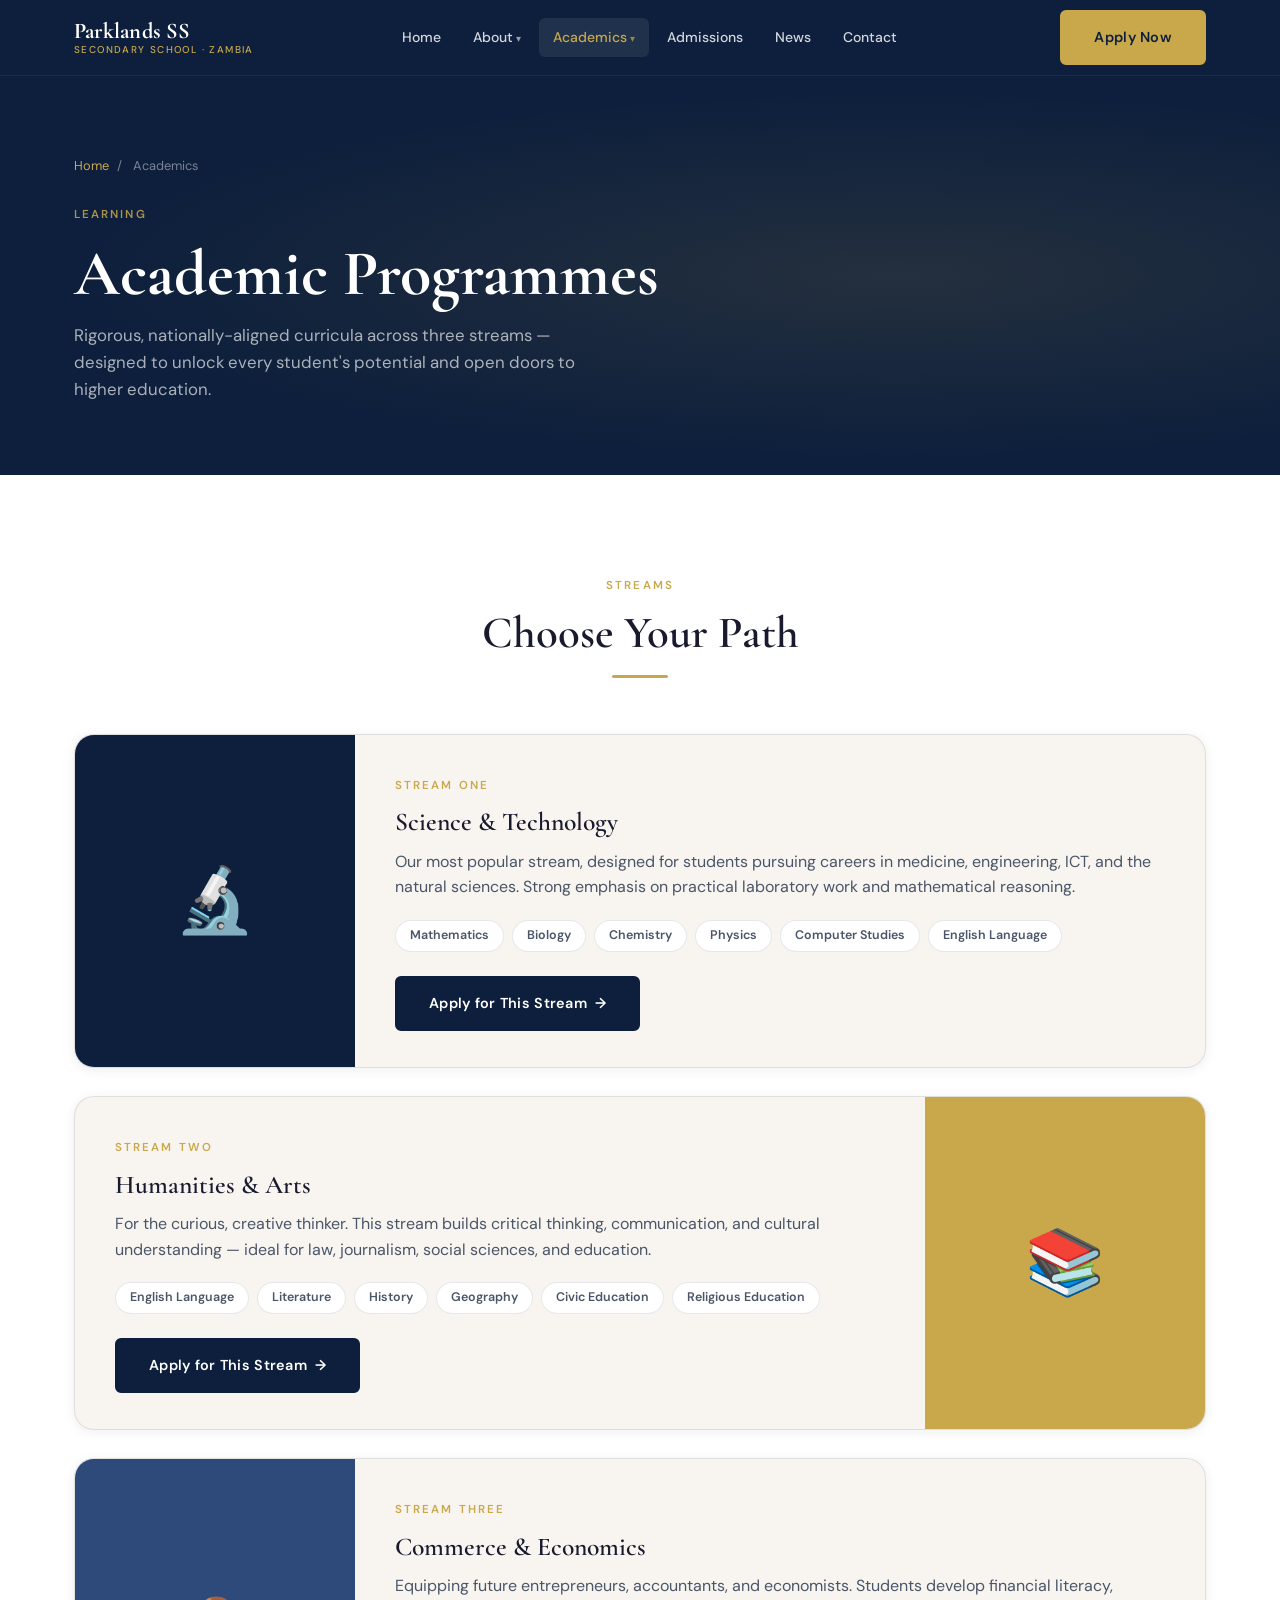
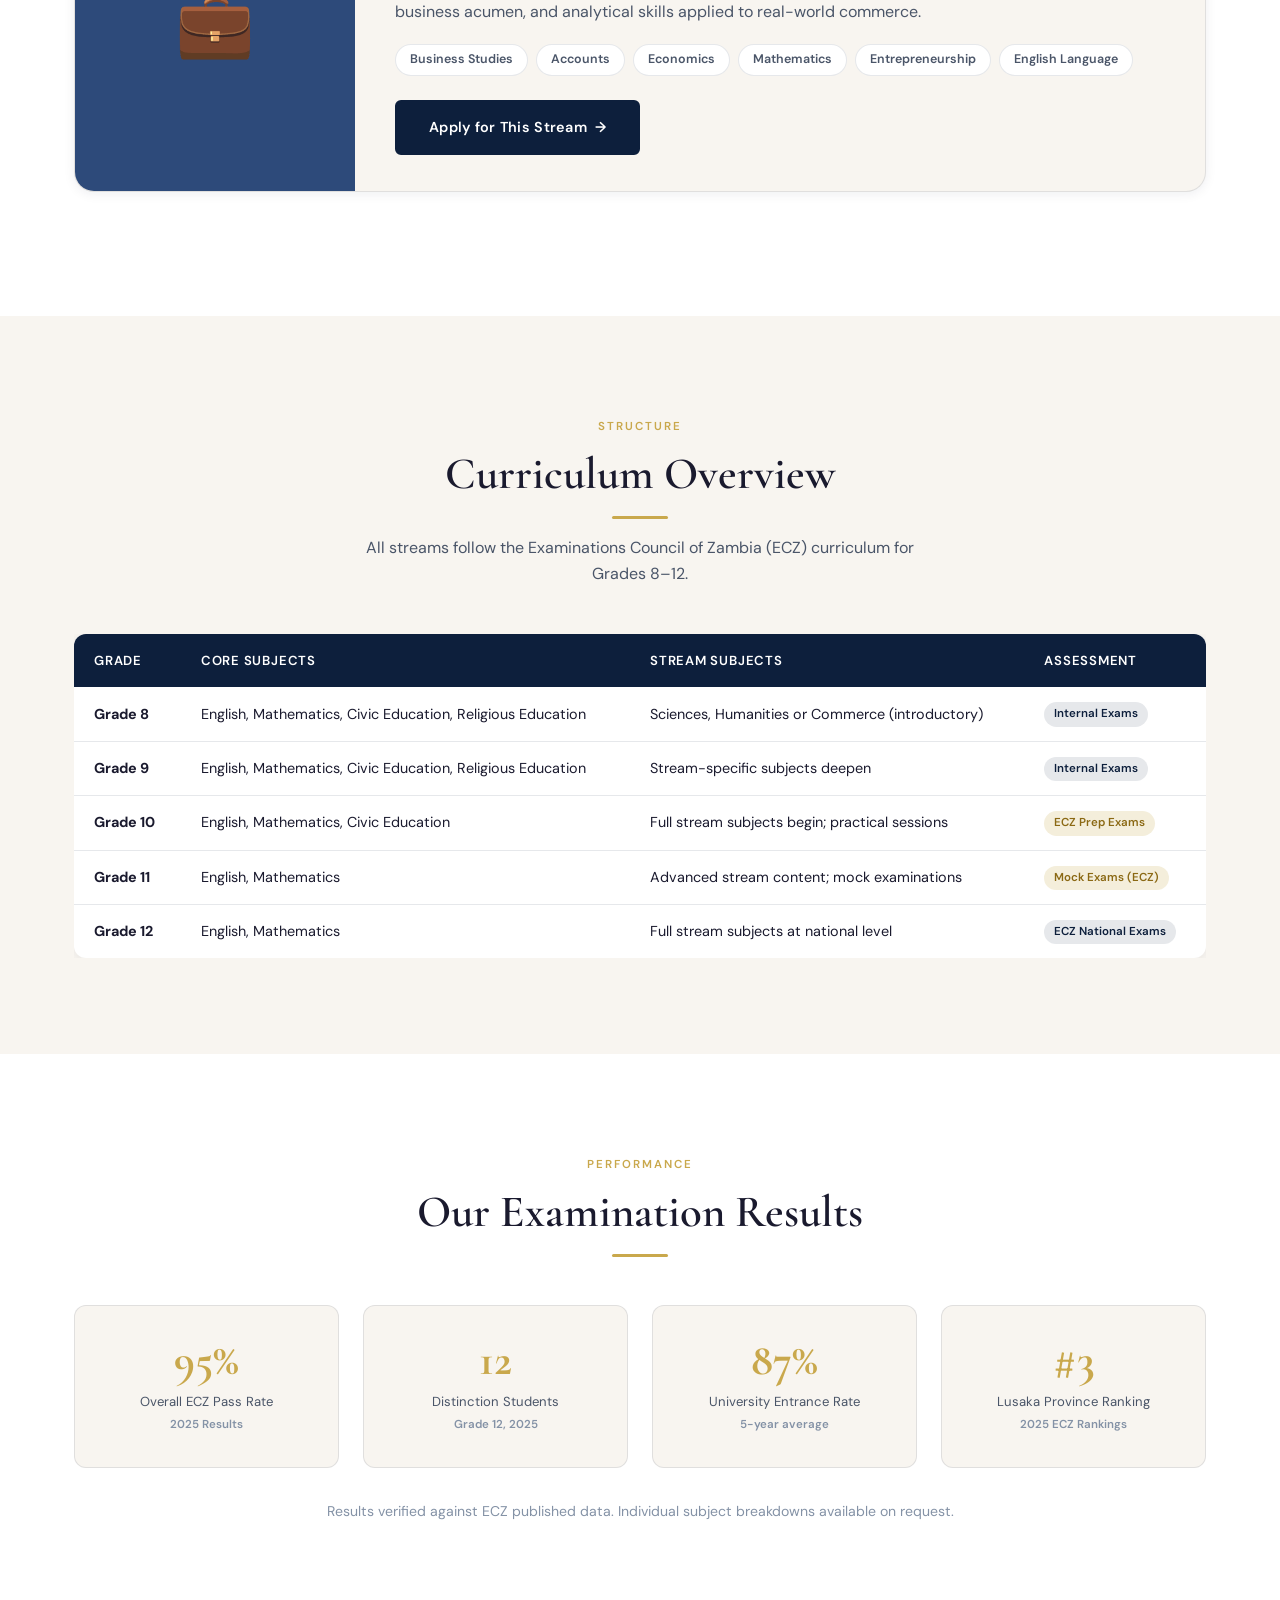
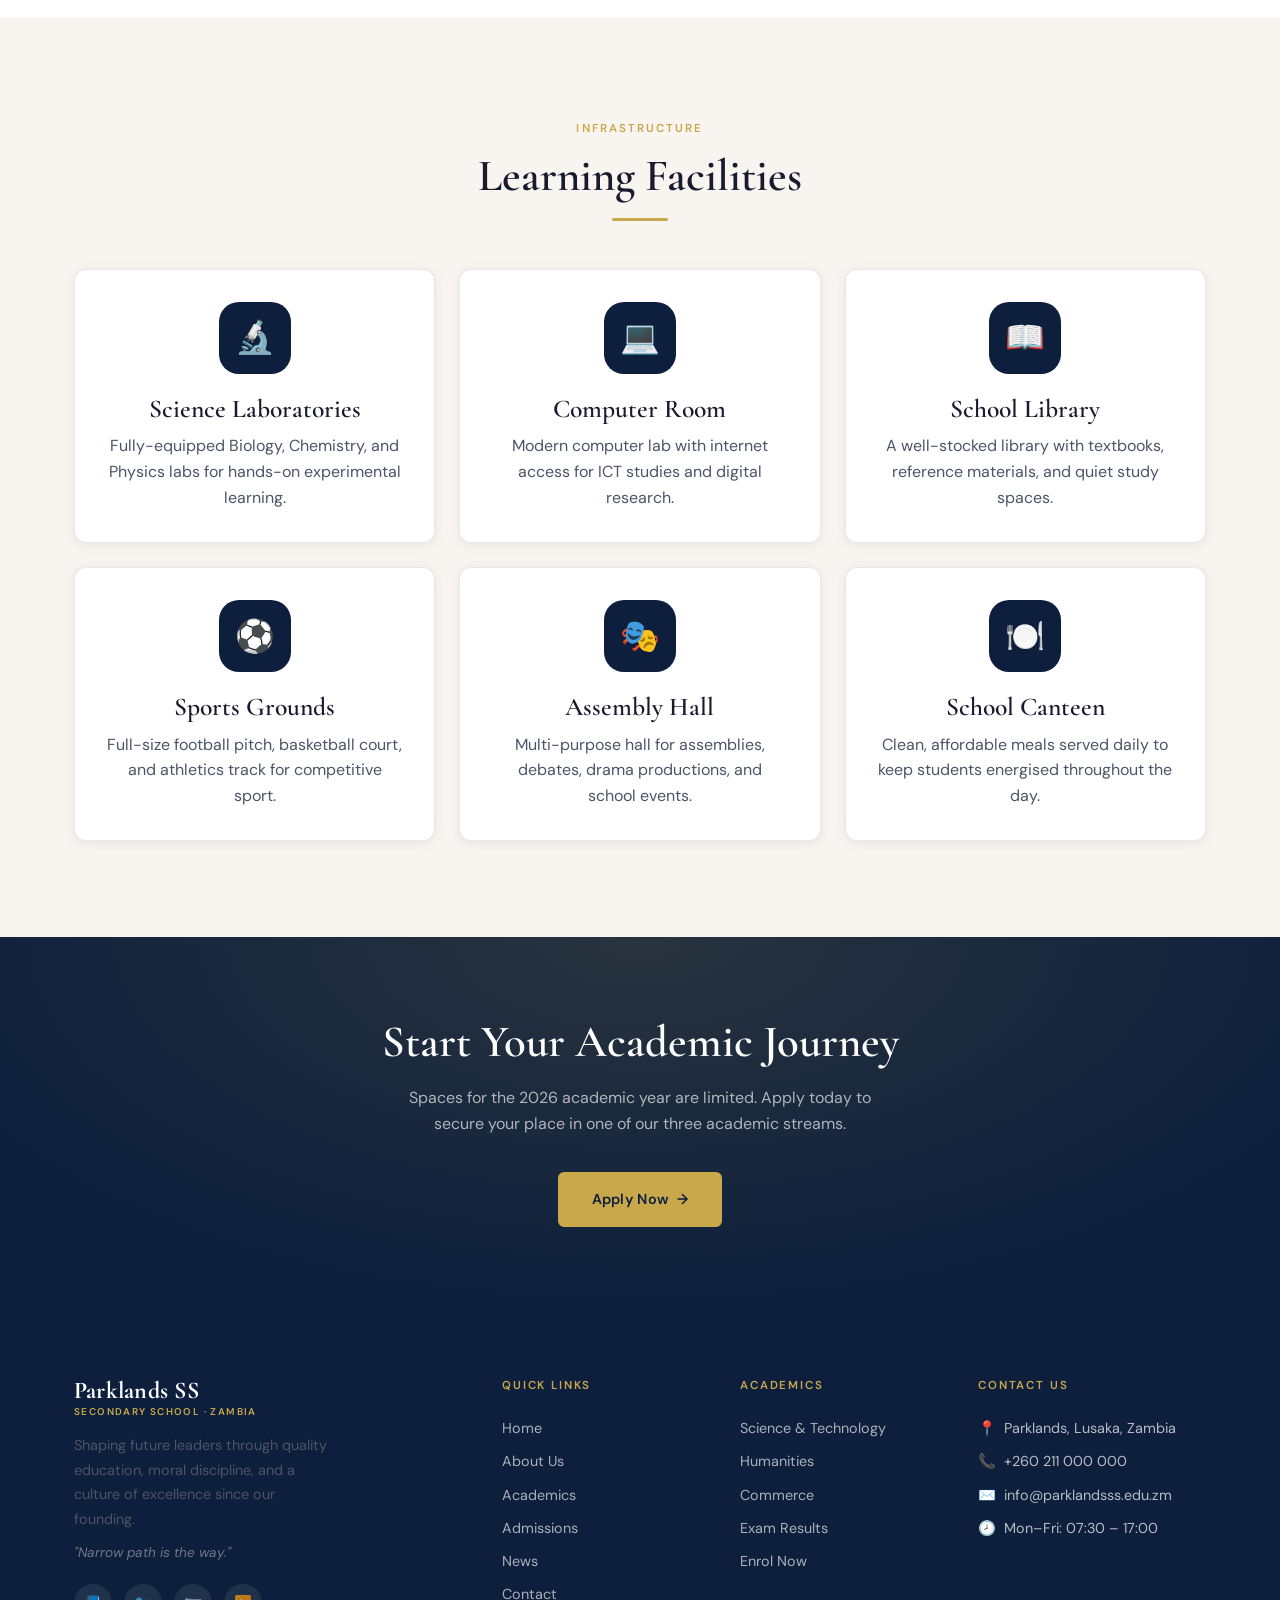
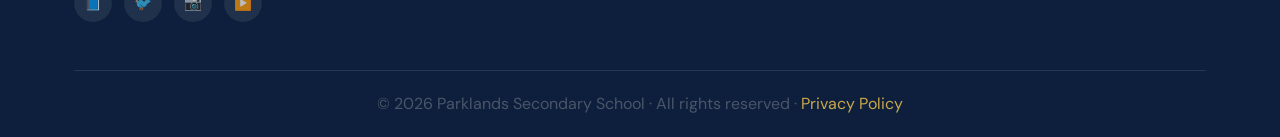
<file: academics.html>
<!DOCTYPE html>
<html lang="en">
<head>
  <meta charset="UTF-8">
  <meta name="viewport" content="width=device-width, initial-scale=1.0">
  <title>Academics — Parklands Secondary School</title>
  <link rel="stylesheet" href="style.css">
  <style>
    /* Programme Cards */
    .prog-section { background:var(--white); }
    .prog-full-card {
      background:var(--cream); border-radius:var(--radius-lg);
      display:grid; grid-template-columns:280px 1fr; overflow:hidden;
      border:1px solid var(--border); margin-bottom:28px;
      box-shadow:var(--shadow-sm); transition:var(--transition);
    }
    .prog-full-card:hover { box-shadow:var(--shadow-md); transform:translateY(-4px); }
    .prog-full-card.reverse { direction:rtl; }
    .prog-full-card.reverse > * { direction:ltr; }
    .prog-icon-panel {
      display:flex; align-items:center; justify-content:center;
      font-size:4rem; min-height:220px;
    }
    .prog-icon-panel.navy  { background:var(--navy); }
    .prog-icon-panel.gold  { background:var(--gold); }
    .prog-icon-panel.slate { background:#2D4A7A; }
    .prog-details { padding:36px 40px; }
    .prog-details h3 { margin-bottom:12px; }
    .prog-details p { margin-bottom:20px; }
    .subject-tags { display:flex; flex-wrap:wrap; gap:8px; margin-bottom:24px; }
    .tag {
      background:var(--white); border:1px solid var(--border);
      border-radius:100px; padding:5px 14px;
      font-size:0.78rem; font-weight:600; color:var(--text-mid);
    }

    /* Curriculum table */
    .curriculum-section { background:var(--cream); }
    .curriculum-table {
      width:100%; border-collapse:collapse;
      background:var(--white); border-radius:var(--radius-md);
      overflow:hidden; box-shadow:var(--shadow-sm);
    }
    .curriculum-table th {
      background:var(--navy); color:var(--white);
      padding:16px 20px; text-align:left;
      font-family:'DM Sans',sans-serif; font-size:0.82rem;
      font-weight:600; letter-spacing:0.06em; text-transform:uppercase;
    }
    .curriculum-table td { padding:14px 20px; border-bottom:1px solid var(--border); font-size:0.9rem; }
    .curriculum-table tr:last-child td { border-bottom:none; }
    .curriculum-table tr:hover td { background:var(--cream); }
    .badge {
      display:inline-block; padding:3px 10px; border-radius:100px;
      font-size:0.72rem; font-weight:600;
    }
    .badge-core { background:rgba(13,31,60,0.1); color:var(--navy); }
    .badge-elec { background:rgba(201,168,76,0.2); color:#8B6914; }

    /* Results section */
    .results-section { background:var(--white); }
    .results-grid { display:grid; grid-template-columns:repeat(4,1fr); gap:24px; }
    .result-card {
      background:var(--cream); border-radius:var(--radius-md);
      padding:32px 24px; text-align:center; border:1px solid var(--border);
      transition:var(--transition);
    }
    .result-card:hover { transform:translateY(-4px); box-shadow:var(--shadow-md); border-color:var(--gold); }
    .result-num {
      font-family:'Cormorant Garamond',serif;
      font-size:2.8rem; font-weight:700; color:var(--gold); line-height:1;
    }
    .result-label { font-size:0.82rem; color:var(--text-mid); margin-top:8px; }
    .result-year { font-size:0.72rem; color:var(--text-light); margin-top:4px; font-weight:600; }

    /* Facilities */
    .facilities-section { background:var(--cream); }
    .facility-grid { display:grid; grid-template-columns:repeat(3,1fr); gap:24px; }
    .facility-card {
      background:var(--white); border-radius:var(--radius-md);
      padding:32px; text-align:center; border:1px solid var(--border);
      box-shadow:var(--shadow-sm); transition:var(--transition);
    }
    .facility-card:hover { transform:translateY(-4px); box-shadow:var(--shadow-md); }
    .facility-icon {
      width:72px; height:72px; border-radius:20px;
      background:var(--navy); margin:0 auto 20px;
      display:flex; align-items:center; justify-content:center; font-size:2rem;
    }
    .facility-card h3 { margin-bottom:10px; }

    @media (max-width:768px) {
      .prog-full-card { grid-template-columns:1fr; }
      .prog-icon-panel { min-height:120px; }
      .results-grid { grid-template-columns:1fr 1fr; }
      .facility-grid { grid-template-columns:1fr; }
    }
    @media (max-width:480px) {
      .results-grid { grid-template-columns:1fr 1fr; }
    }
  </style>
</head>
<body>

<section class="page-hero">
  <div class="container">
    <div class="breadcrumb"><a href="index.html">Home</a><span>Academics</span></div>
    <span class="section-label page-hero-label">Learning</span>
    <h1>Academic Programmes</h1>
    <p>Rigorous, nationally-aligned curricula across three streams — designed to unlock every student's potential and open doors to higher education.</p>
  </div>
</section>

<!-- PROGRAMMES -->
<section class="prog-section section" id="programmes">
  <div class="container">
    <div style="text-align:center;margin-bottom:56px;" class="reveal">
      <span class="section-label">Streams</span>
      <h2 class="section-title">Choose Your Path</h2>
      <div class="gold-line"></div>
    </div>

    <div class="reveal">
      <div class="prog-full-card">
        <div class="prog-icon-panel navy">🔬</div>
        <div class="prog-details">
          <span class="section-label">Stream One</span>
          <h3>Science &amp; Technology</h3>
          <p>Our most popular stream, designed for students pursuing careers in medicine, engineering, ICT, and the natural sciences. Strong emphasis on practical laboratory work and mathematical reasoning.</p>
          <div class="subject-tags">
            <span class="tag">Mathematics</span>
            <span class="tag">Biology</span>
            <span class="tag">Chemistry</span>
            <span class="tag">Physics</span>
            <span class="tag">Computer Studies</span>
            <span class="tag">English Language</span>
          </div>
          <a href="admissions.html" class="btn btn-navy btn-arrow">Apply for This Stream</a>
        </div>
      </div>

      <div class="prog-full-card reverse">
        <div class="prog-icon-panel gold">📚</div>
        <div class="prog-details">
          <span class="section-label">Stream Two</span>
          <h3>Humanities &amp; Arts</h3>
          <p>For the curious, creative thinker. This stream builds critical thinking, communication, and cultural understanding — ideal for law, journalism, social sciences, and education.</p>
          <div class="subject-tags">
            <span class="tag">English Language</span>
            <span class="tag">Literature</span>
            <span class="tag">History</span>
            <span class="tag">Geography</span>
            <span class="tag">Civic Education</span>
            <span class="tag">Religious Education</span>
          </div>
          <a href="admissions.html" class="btn btn-navy btn-arrow">Apply for This Stream</a>
        </div>
      </div>

      <div class="prog-full-card">
        <div class="prog-icon-panel slate">💼</div>
        <div class="prog-details">
          <span class="section-label">Stream Three</span>
          <h3>Commerce &amp; Economics</h3>
          <p>Equipping future entrepreneurs, accountants, and economists. Students develop financial literacy, business acumen, and analytical skills applied to real-world commerce.</p>
          <div class="subject-tags">
            <span class="tag">Business Studies</span>
            <span class="tag">Accounts</span>
            <span class="tag">Economics</span>
            <span class="tag">Mathematics</span>
            <span class="tag">Entrepreneurship</span>
            <span class="tag">English Language</span>
          </div>
          <a href="admissions.html" class="btn btn-navy btn-arrow">Apply for This Stream</a>
        </div>
      </div>
    </div>
  </div>
</section>

<!-- CURRICULUM TABLE -->
<section class="curriculum-section section" id="curriculum">
  <div class="container">
    <div style="text-align:center;margin-bottom:48px;" class="reveal">
      <span class="section-label">Structure</span>
      <h2 class="section-title">Curriculum Overview</h2>
      <div class="gold-line" style="margin-bottom:16px;"></div>
      <p class="section-sub">All streams follow the Examinations Council of Zambia (ECZ) curriculum for Grades 8–12.</p>
    </div>
    <div style="overflow-x:auto;" class="reveal">
      <table class="curriculum-table">
        <thead>
          <tr>
            <th>Grade</th>
            <th>Core Subjects</th>
            <th>Stream Subjects</th>
            <th>Assessment</th>
          </tr>
        </thead>
        <tbody>
          <tr>
            <td><strong>Grade 8</strong></td>
            <td>English, Mathematics, Civic Education, Religious Education</td>
            <td>Sciences, Humanities or Commerce (introductory)</td>
            <td><span class="badge badge-core">Internal Exams</span></td>
          </tr>
          <tr>
            <td><strong>Grade 9</strong></td>
            <td>English, Mathematics, Civic Education, Religious Education</td>
            <td>Stream-specific subjects deepen</td>
            <td><span class="badge badge-core">Internal Exams</span></td>
          </tr>
          <tr>
            <td><strong>Grade 10</strong></td>
            <td>English, Mathematics, Civic Education</td>
            <td>Full stream subjects begin; practical sessions</td>
            <td><span class="badge badge-elec">ECZ Prep Exams</span></td>
          </tr>
          <tr>
            <td><strong>Grade 11</strong></td>
            <td>English, Mathematics</td>
            <td>Advanced stream content; mock examinations</td>
            <td><span class="badge badge-elec">Mock Exams (ECZ)</span></td>
          </tr>
          <tr>
            <td><strong>Grade 12</strong></td>
            <td>English, Mathematics</td>
            <td>Full stream subjects at national level</td>
            <td><span class="badge badge-core">ECZ National Exams</span></td>
          </tr>
        </tbody>
      </table>
    </div>
  </div>
</section>

<!-- RESULTS -->
<section class="results-section section" id="results">
  <div class="container text-center">
    <span class="section-label">Performance</span>
    <h2 class="section-title">Our Examination Results</h2>
    <div class="gold-line" style="margin-bottom:48px;"></div>
    <div class="results-grid reveal">
      <div class="result-card">
        <div class="result-num">95%</div>
        <div class="result-label">Overall ECZ Pass Rate</div>
        <div class="result-year">2025 Results</div>
      </div>
      <div class="result-card">
        <div class="result-num">12</div>
        <div class="result-label">Distinction Students</div>
        <div class="result-year">Grade 12, 2025</div>
      </div>
      <div class="result-card">
        <div class="result-num">87%</div>
        <div class="result-label">University Entrance Rate</div>
        <div class="result-year">5-year average</div>
      </div>
      <div class="result-card">
        <div class="result-num">#3</div>
        <div class="result-label">Lusaka Province Ranking</div>
        <div class="result-year">2025 ECZ Rankings</div>
      </div>
    </div>
    <p style="margin-top:32px;font-size:0.88rem;color:var(--text-light);">Results verified against ECZ published data. Individual subject breakdowns available on request.</p>
  </div>
</section>

<!-- FACILITIES -->
<section class="facilities-section section">
  <div class="container text-center">
    <span class="section-label">Infrastructure</span>
    <h2 class="section-title">Learning Facilities</h2>
    <div class="gold-line" style="margin-bottom:48px;"></div>
    <div class="facility-grid reveal">
      <div class="facility-card">
        <div class="facility-icon">🔬</div>
        <h3>Science Laboratories</h3>
        <p>Fully-equipped Biology, Chemistry, and Physics labs for hands-on experimental learning.</p>
      </div>
      <div class="facility-card">
        <div class="facility-icon">💻</div>
        <h3>Computer Room</h3>
        <p>Modern computer lab with internet access for ICT studies and digital research.</p>
      </div>
      <div class="facility-card">
        <div class="facility-icon">📖</div>
        <h3>School Library</h3>
        <p>A well-stocked library with textbooks, reference materials, and quiet study spaces.</p>
      </div>
      <div class="facility-card">
        <div class="facility-icon">⚽</div>
        <h3>Sports Grounds</h3>
        <p>Full-size football pitch, basketball court, and athletics track for competitive sport.</p>
      </div>
      <div class="facility-card">
        <div class="facility-icon">🎭</div>
        <h3>Assembly Hall</h3>
        <p>Multi-purpose hall for assemblies, debates, drama productions, and school events.</p>
      </div>
      <div class="facility-card">
        <div class="facility-icon">🍽️</div>
        <h3>School Canteen</h3>
        <p>Clean, affordable meals served daily to keep students energised throughout the day.</p>
      </div>
    </div>
  </div>
</section>

<section style="background:var(--navy);padding:80px 0;text-align:center;position:relative;overflow:hidden;">
  <div style="position:absolute;inset:0;background:radial-gradient(ellipse 60% 100% at 50% 0%,rgba(201,168,76,0.15),transparent);"></div>
  <div class="container" style="position:relative;">
    <h2 style="color:var(--white);margin-bottom:16px;">Start Your Academic Journey</h2>
    <p style="color:rgba(255,255,255,0.65);max-width:480px;margin:0 auto 36px;">Spaces for the 2026 academic year are limited. Apply today to secure your place in one of our three academic streams.</p>
    <a href="admissions.html" class="btn btn-primary btn-arrow">Apply Now</a>
  </div>
</section>

<script src="components.js"></script>
</body>
</html>
</file>
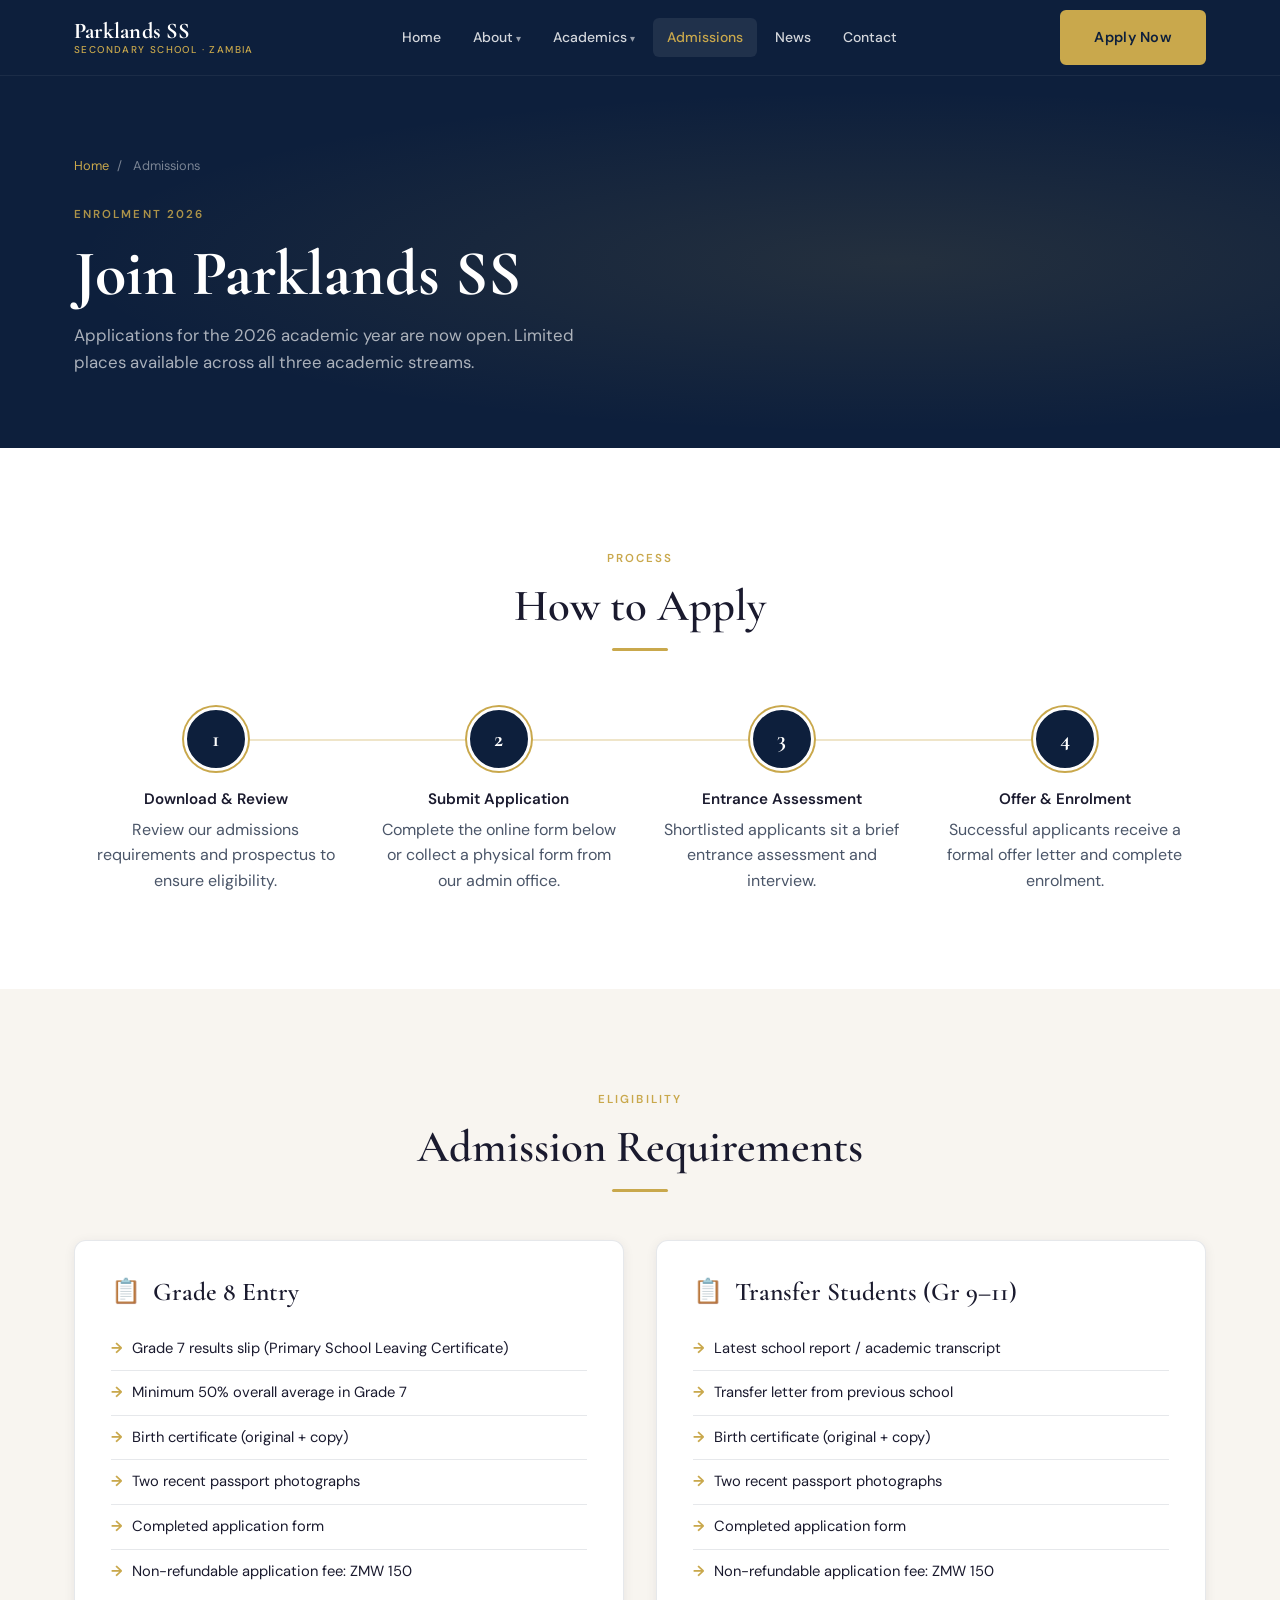
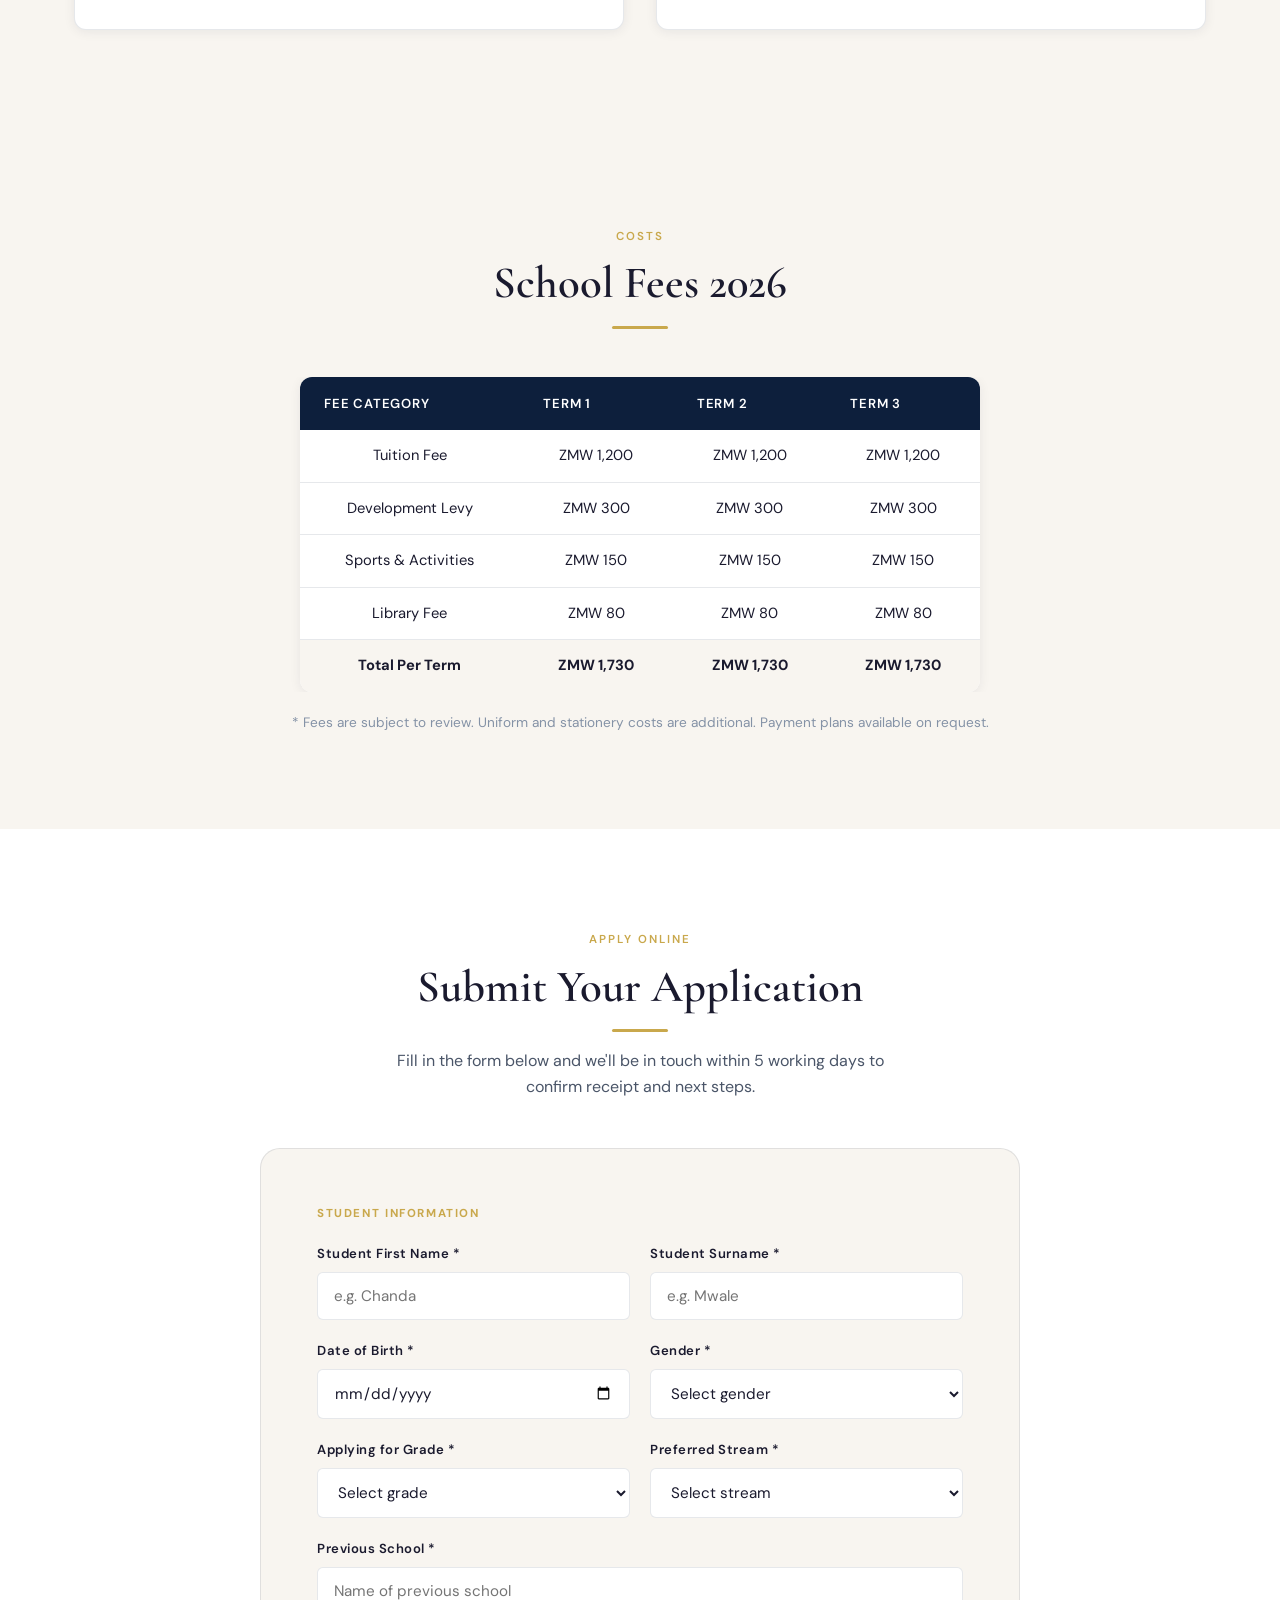
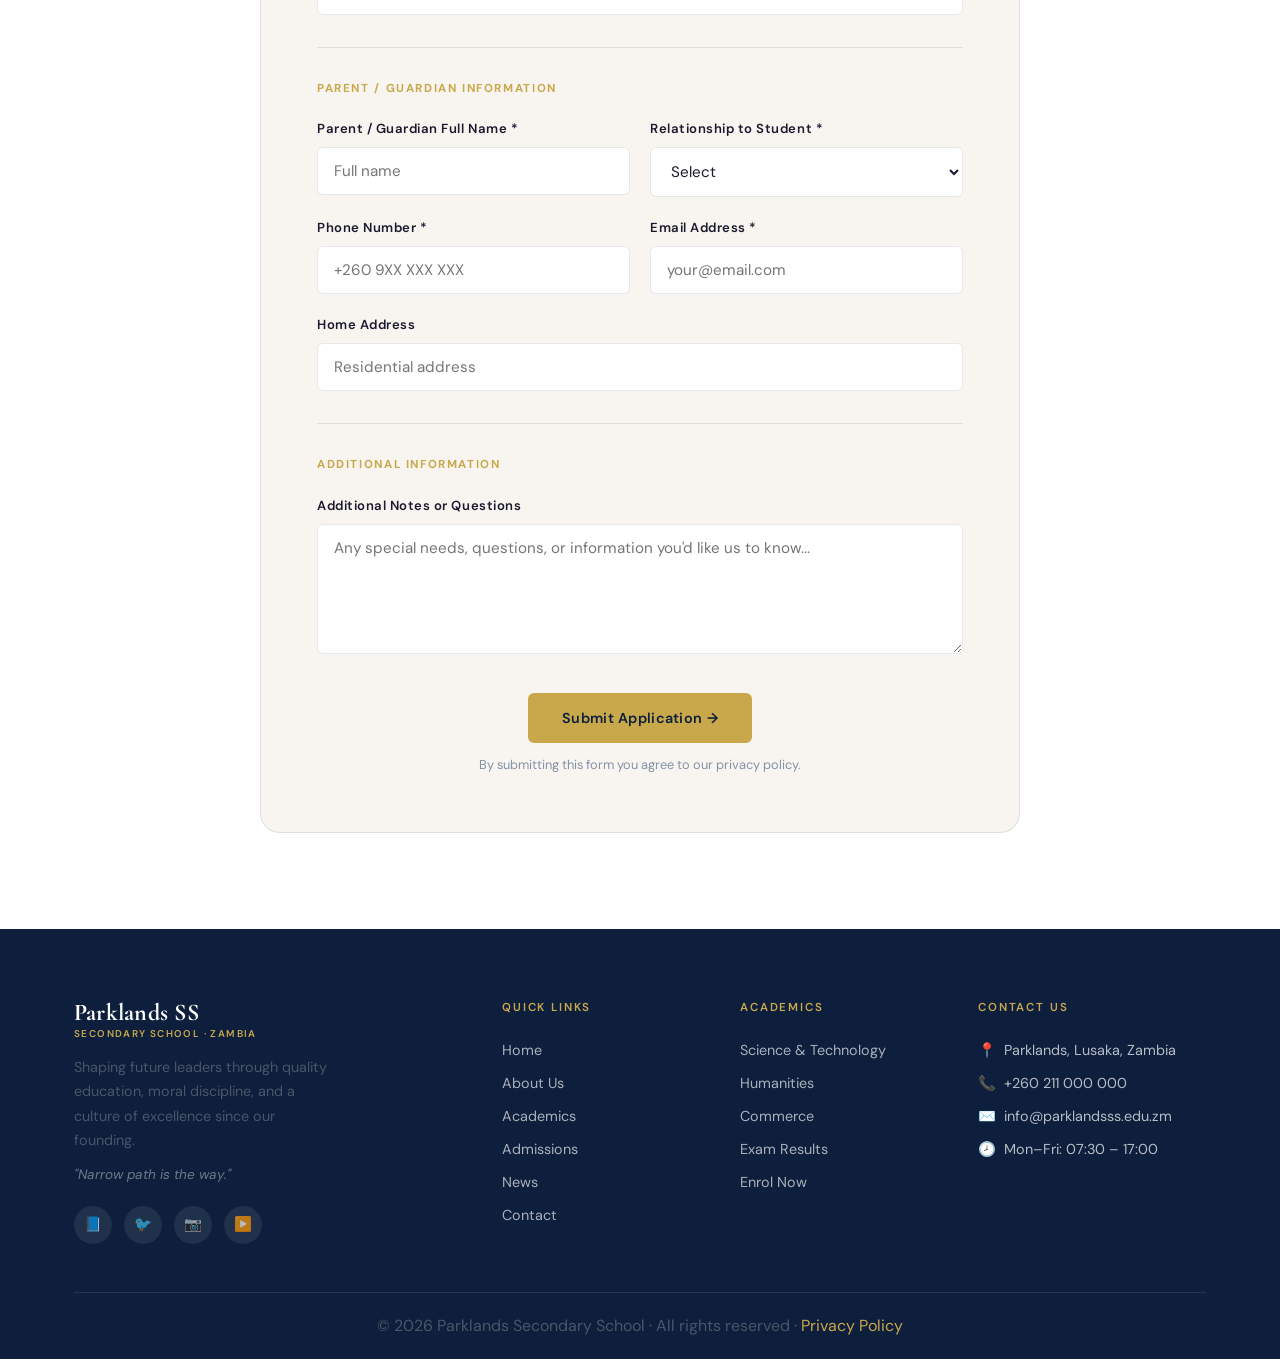
<file: admissions.html>
<!DOCTYPE html>
<html lang="en">
<head>
  <meta charset="UTF-8">
  <meta name="viewport" content="width=device-width, initial-scale=1.0">
  <title>Admissions — Parklands Secondary School</title>
  <link rel="stylesheet" href="style.css">
  <style>
    /* Steps */
    .steps-section { background:var(--white); }
    .steps-grid { display:grid; grid-template-columns:repeat(4,1fr); gap:0; position:relative; }
    .steps-grid::before {
      content:''; position:absolute; top:32px; left:calc(12.5% + 16px); right:calc(12.5% + 16px);
      height:2px; background:var(--gold); opacity:0.3; z-index:0;
    }
    .step-item { text-align:center; padding:0 16px; position:relative; z-index:1; }
    .step-num {
      width:64px; height:64px; border-radius:50%;
      background:var(--navy); color:var(--white);
      display:flex; align-items:center; justify-content:center;
      font-family:'Cormorant Garamond',serif; font-size:1.4rem; font-weight:700;
      margin:0 auto 20px; border:3px solid var(--white);
      box-shadow:0 0 0 2px var(--gold);
    }
    .step-item h4 { font-family:'DM Sans',sans-serif; font-size:0.95rem; font-weight:600; margin-bottom:8px; }

    /* Requirements */
    .req-section { background:var(--cream); }
    .req-grid { display:grid; grid-template-columns:1fr 1fr; gap:32px; }
    .req-card {
      background:var(--white); border-radius:var(--radius-md);
      padding:36px; border:1px solid var(--border); box-shadow:var(--shadow-sm);
    }
    .req-card h3 { margin-bottom:20px; display:flex; align-items:center; gap:12px; }
    .req-card h3 span { font-size:1.5rem; }
    .req-list li {
      padding:10px 0; border-bottom:1px solid var(--border);
      font-size:0.92rem; display:flex; gap:10px; align-items:flex-start;
    }
    .req-list li:last-child { border-bottom:none; }
    .req-list li::before { content:'→'; color:var(--gold); font-weight:700; flex-shrink:0; }

    /* Application form */
    .form-section { background:var(--white); }
    .form-wrapper {
      max-width:760px; margin:0 auto;
      background:var(--cream); border-radius:var(--radius-lg);
      padding:56px; border:1px solid var(--border);
    }
    .form-section-title {
      font-family:'DM Sans',sans-serif; font-size:0.72rem; font-weight:700;
      letter-spacing:0.14em; text-transform:uppercase;
      color:var(--gold); margin-bottom:20px; margin-top:32px; padding-top:32px;
      border-top:1px solid var(--border);
    }
    .form-section-title:first-of-type { margin-top:0; padding-top:0; border-top:none; }

    /* Fees */
    .fees-section { background:var(--cream); }
    .fees-table {
      width:100%; border-collapse:collapse;
      background:var(--white); border-radius:var(--radius-md);
      overflow:hidden; box-shadow:var(--shadow-sm); max-width:680px; margin:0 auto;
    }
    .fees-table th {
      background:var(--navy); color:var(--white); padding:16px 24px;
      text-align:left; font-size:0.82rem; font-weight:600;
      letter-spacing:0.06em; text-transform:uppercase;
    }
    .fees-table td { padding:14px 24px; border-bottom:1px solid var(--border); font-size:0.92rem; }
    .fees-table tr:last-child td { border-bottom:none; font-weight:700; background:var(--cream); }
    .fees-table tr:hover td { background:var(--cream); }

    /* Success message */
    .success-msg {
      display:none; background:rgba(34,197,94,0.12); border:1px solid rgba(34,197,94,0.3);
      border-radius:var(--radius-md); padding:20px 24px; margin-bottom:24px;
      color:#15803d; font-weight:500; text-align:center;
    }

    @media (max-width:768px) {
      .steps-grid { grid-template-columns:1fr 1fr; }
      .steps-grid::before { display:none; }
      .req-grid { grid-template-columns:1fr; }
      .form-wrapper { padding:32px 24px; }
    }
    @media (max-width:480px) {
      .steps-grid { grid-template-columns:1fr; }
    }
  </style>
</head>
<body>

<section class="page-hero">
  <div class="container">
    <div class="breadcrumb"><a href="index.html">Home</a><span>Admissions</span></div>
    <span class="section-label page-hero-label">Enrolment 2026</span>
    <h1>Join Parklands SS</h1>
    <p>Applications for the 2026 academic year are now open. Limited places available across all three academic streams.</p>
  </div>
</section>

<!-- STEPS -->
<section class="steps-section section">
  <div class="container text-center">
    <span class="section-label">Process</span>
    <h2 class="section-title">How to Apply</h2>
    <div class="gold-line" style="margin-bottom:56px;"></div>
    <div class="steps-grid reveal">
      <div class="step-item">
        <div class="step-num">1</div>
        <h4>Download &amp; Review</h4>
        <p>Review our admissions requirements and prospectus to ensure eligibility.</p>
      </div>
      <div class="step-item">
        <div class="step-num">2</div>
        <h4>Submit Application</h4>
        <p>Complete the online form below or collect a physical form from our admin office.</p>
      </div>
      <div class="step-item">
        <div class="step-num">3</div>
        <h4>Entrance Assessment</h4>
        <p>Shortlisted applicants sit a brief entrance assessment and interview.</p>
      </div>
      <div class="step-item">
        <div class="step-num">4</div>
        <h4>Offer &amp; Enrolment</h4>
        <p>Successful applicants receive a formal offer letter and complete enrolment.</p>
      </div>
    </div>
  </div>
</section>

<!-- REQUIREMENTS -->
<section class="req-section section">
  <div class="container">
    <div style="text-align:center;margin-bottom:48px;" class="reveal">
      <span class="section-label">Eligibility</span>
      <h2 class="section-title">Admission Requirements</h2>
      <div class="gold-line"></div>
    </div>
    <div class="req-grid reveal">
      <div class="req-card">
        <h3><span>📋</span> Grade 8 Entry</h3>
        <ul class="req-list">
          <li>Grade 7 results slip (Primary School Leaving Certificate)</li>
          <li>Minimum 50% overall average in Grade 7</li>
          <li>Birth certificate (original + copy)</li>
          <li>Two recent passport photographs</li>
          <li>Completed application form</li>
          <li>Non-refundable application fee: ZMW 150</li>
        </ul>
      </div>
      <div class="req-card">
        <h3><span>📋</span> Transfer Students (Gr 9–11)</h3>
        <ul class="req-list">
          <li>Latest school report / academic transcript</li>
          <li>Transfer letter from previous school</li>
          <li>Birth certificate (original + copy)</li>
          <li>Two recent passport photographs</li>
          <li>Completed application form</li>
          <li>Non-refundable application fee: ZMW 150</li>
        </ul>
      </div>
    </div>
  </div>
</section>

<!-- FEES -->
<section class="fees-section section">
  <div class="container text-center">
    <span class="section-label">Costs</span>
    <h2 class="section-title">School Fees 2026</h2>
    <div class="gold-line" style="margin-bottom:48px;"></div>
    <div class="reveal" style="overflow-x:auto;">
      <table class="fees-table">
        <thead>
          <tr><th>Fee Category</th><th>Term 1</th><th>Term 2</th><th>Term 3</th></tr>
        </thead>
        <tbody>
          <tr>
            <td>Tuition Fee</td>
            <td>ZMW 1,200</td><td>ZMW 1,200</td><td>ZMW 1,200</td>
          </tr>
          <tr>
            <td>Development Levy</td>
            <td>ZMW 300</td><td>ZMW 300</td><td>ZMW 300</td>
          </tr>
          <tr>
            <td>Sports &amp; Activities</td>
            <td>ZMW 150</td><td>ZMW 150</td><td>ZMW 150</td>
          </tr>
          <tr>
            <td>Library Fee</td>
            <td>ZMW 80</td><td>ZMW 80</td><td>ZMW 80</td>
          </tr>
          <tr>
            <td><strong>Total Per Term</strong></td>
            <td><strong>ZMW 1,730</strong></td>
            <td><strong>ZMW 1,730</strong></td>
            <td><strong>ZMW 1,730</strong></td>
          </tr>
        </tbody>
      </table>
    </div>
    <p style="margin-top:20px;font-size:0.85rem;color:var(--text-light);">* Fees are subject to review. Uniform and stationery costs are additional. Payment plans available on request.</p>
  </div>
</section>

<!-- APPLICATION FORM -->
<section class="form-section section" id="apply">
  <div class="container">
    <div style="text-align:center;margin-bottom:48px;" class="reveal">
      <span class="section-label">Apply Online</span>
      <h2 class="section-title">Submit Your Application</h2>
      <div class="gold-line" style="margin-bottom:16px;"></div>
      <p style="max-width:520px;margin:0 auto;">Fill in the form below and we'll be in touch within 5 working days to confirm receipt and next steps.</p>
    </div>

    <div class="form-wrapper reveal">
      <div class="success-msg" id="successMsg">
        ✅ Application submitted successfully! We'll contact you within 5 working days.
      </div>

      <form id="admissionForm" novalidate>
        <div class="form-section-title">Student Information</div>
        <div class="form-row">
          <div class="form-group">
            <label for="studentFirst">Student First Name *</label>
            <input type="text" id="studentFirst" placeholder="e.g. Chanda" required>
          </div>
          <div class="form-group">
            <label for="studentLast">Student Surname *</label>
            <input type="text" id="studentLast" placeholder="e.g. Mwale" required>
          </div>
        </div>
        <div class="form-row">
          <div class="form-group">
            <label for="dob">Date of Birth *</label>
            <input type="date" id="dob" required>
          </div>
          <div class="form-group">
            <label for="gender">Gender *</label>
            <select id="gender" required>
              <option value="">Select gender</option>
              <option>Male</option>
              <option>Female</option>
            </select>
          </div>
        </div>
        <div class="form-row">
          <div class="form-group">
            <label for="grade">Applying for Grade *</label>
            <select id="grade" required>
              <option value="">Select grade</option>
              <option>Grade 8</option>
              <option>Grade 9 (Transfer)</option>
              <option>Grade 10 (Transfer)</option>
              <option>Grade 11 (Transfer)</option>
            </select>
          </div>
          <div class="form-group">
            <label for="stream">Preferred Stream *</label>
            <select id="stream" required>
              <option value="">Select stream</option>
              <option>Science &amp; Technology</option>
              <option>Humanities &amp; Arts</option>
              <option>Commerce &amp; Economics</option>
            </select>
          </div>
        </div>
        <div class="form-group">
          <label for="prevSchool">Previous School *</label>
          <input type="text" id="prevSchool" placeholder="Name of previous school" required>
        </div>

        <div class="form-section-title">Parent / Guardian Information</div>
        <div class="form-row">
          <div class="form-group">
            <label for="parentName">Parent / Guardian Full Name *</label>
            <input type="text" id="parentName" placeholder="Full name" required>
          </div>
          <div class="form-group">
            <label for="relationship">Relationship to Student *</label>
            <select id="relationship" required>
              <option value="">Select</option>
              <option>Mother</option>
              <option>Father</option>
              <option>Guardian</option>
            </select>
          </div>
        </div>
        <div class="form-row">
          <div class="form-group">
            <label for="parentPhone">Phone Number *</label>
            <input type="tel" id="parentPhone" placeholder="+260 9XX XXX XXX" required>
          </div>
          <div class="form-group">
            <label for="parentEmail">Email Address *</label>
            <input type="email" id="parentEmail" placeholder="your@email.com" required>
          </div>
        </div>
        <div class="form-group">
          <label for="address">Home Address</label>
          <input type="text" id="address" placeholder="Residential address">
        </div>

        <div class="form-section-title">Additional Information</div>
        <div class="form-group">
          <label for="message">Additional Notes or Questions</label>
          <textarea id="message" placeholder="Any special needs, questions, or information you'd like us to know..."></textarea>
        </div>

        <div style="margin-top:32px;text-align:center;">
          <button type="submit" class="btn btn-primary" style="min-width:220px;justify-content:center;">
            Submit Application →
          </button>
          <p style="font-size:0.8rem;color:var(--text-light);margin-top:12px;">By submitting this form you agree to our privacy policy.</p>
        </div>
      </form>
    </div>
  </div>
</section>

<script src="components.js"></script>
<script>
  document.getElementById('admissionForm').addEventListener('submit', function(e) {
    e.preventDefault();
    document.getElementById('successMsg').style.display = 'block';
    this.reset();
    document.getElementById('successMsg').scrollIntoView({ behavior: 'smooth', block: 'center' });
  });
</script>
</body>
</html>
</file>
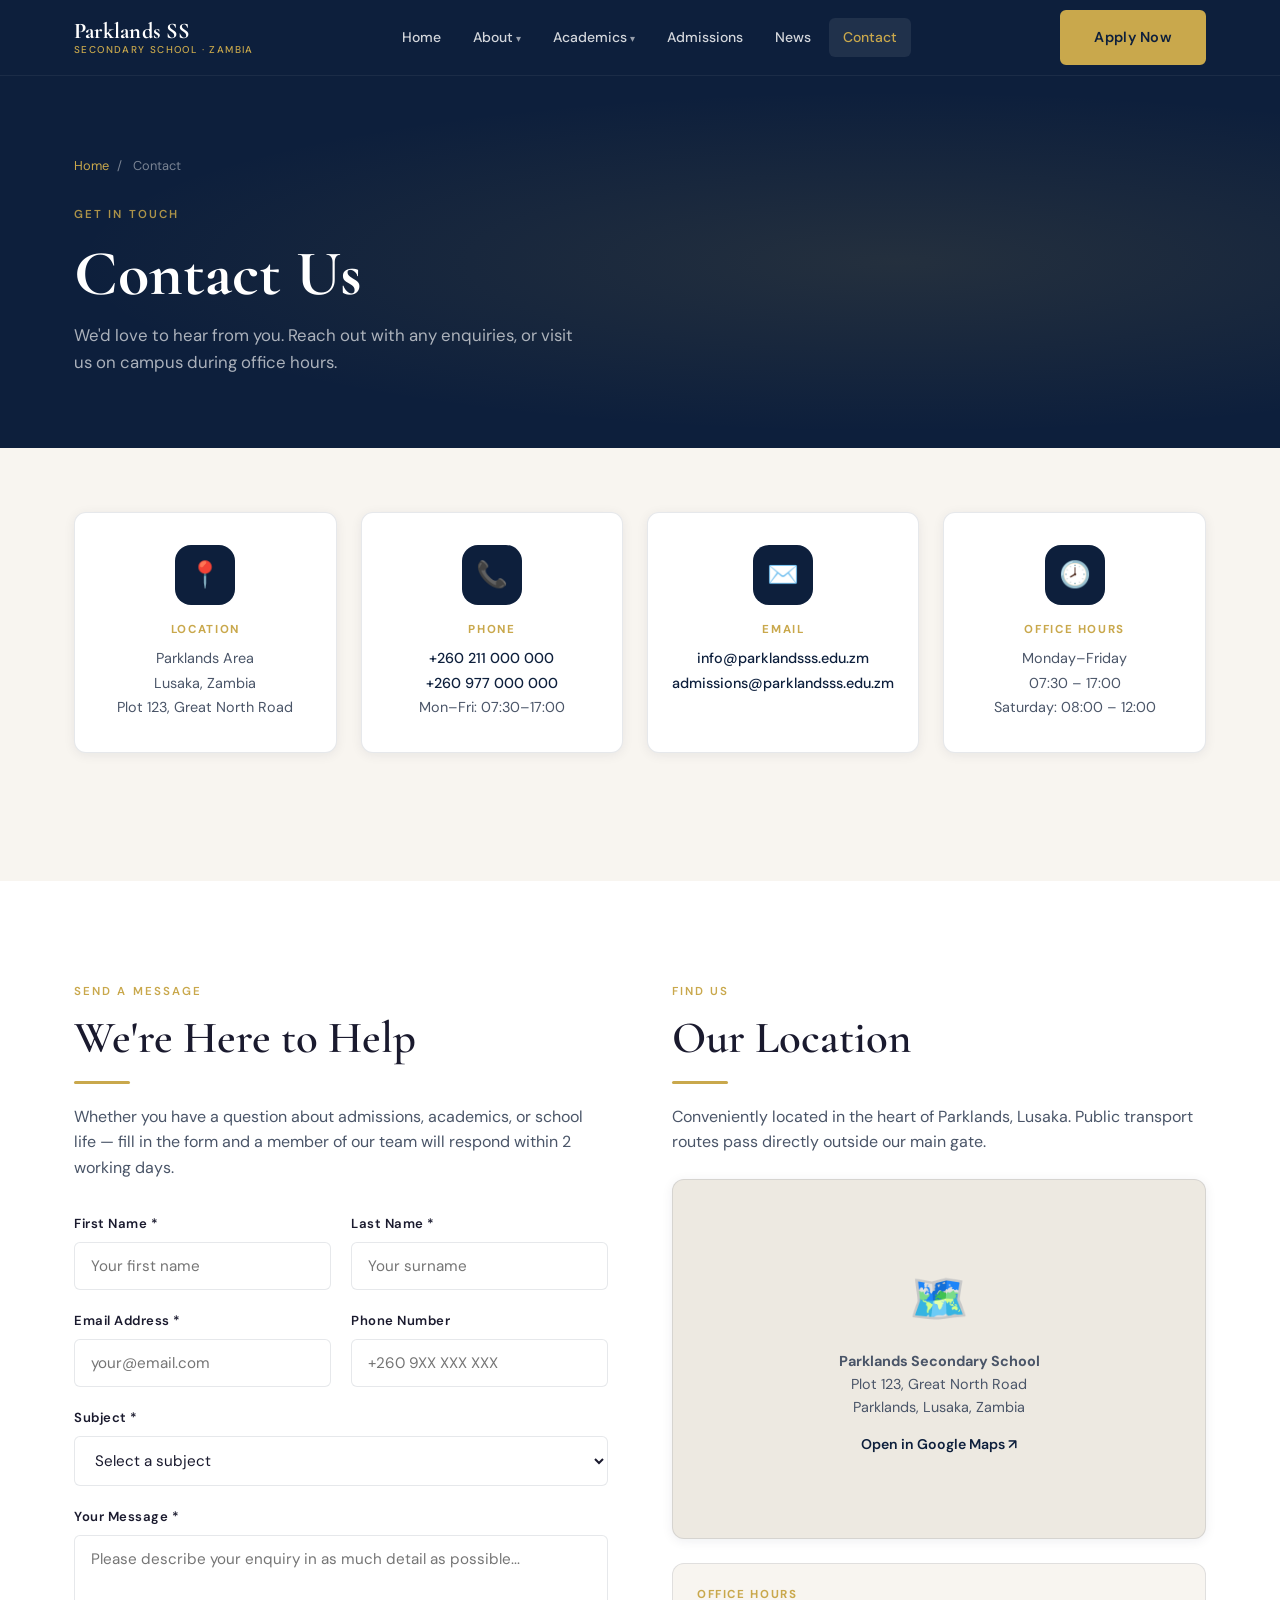
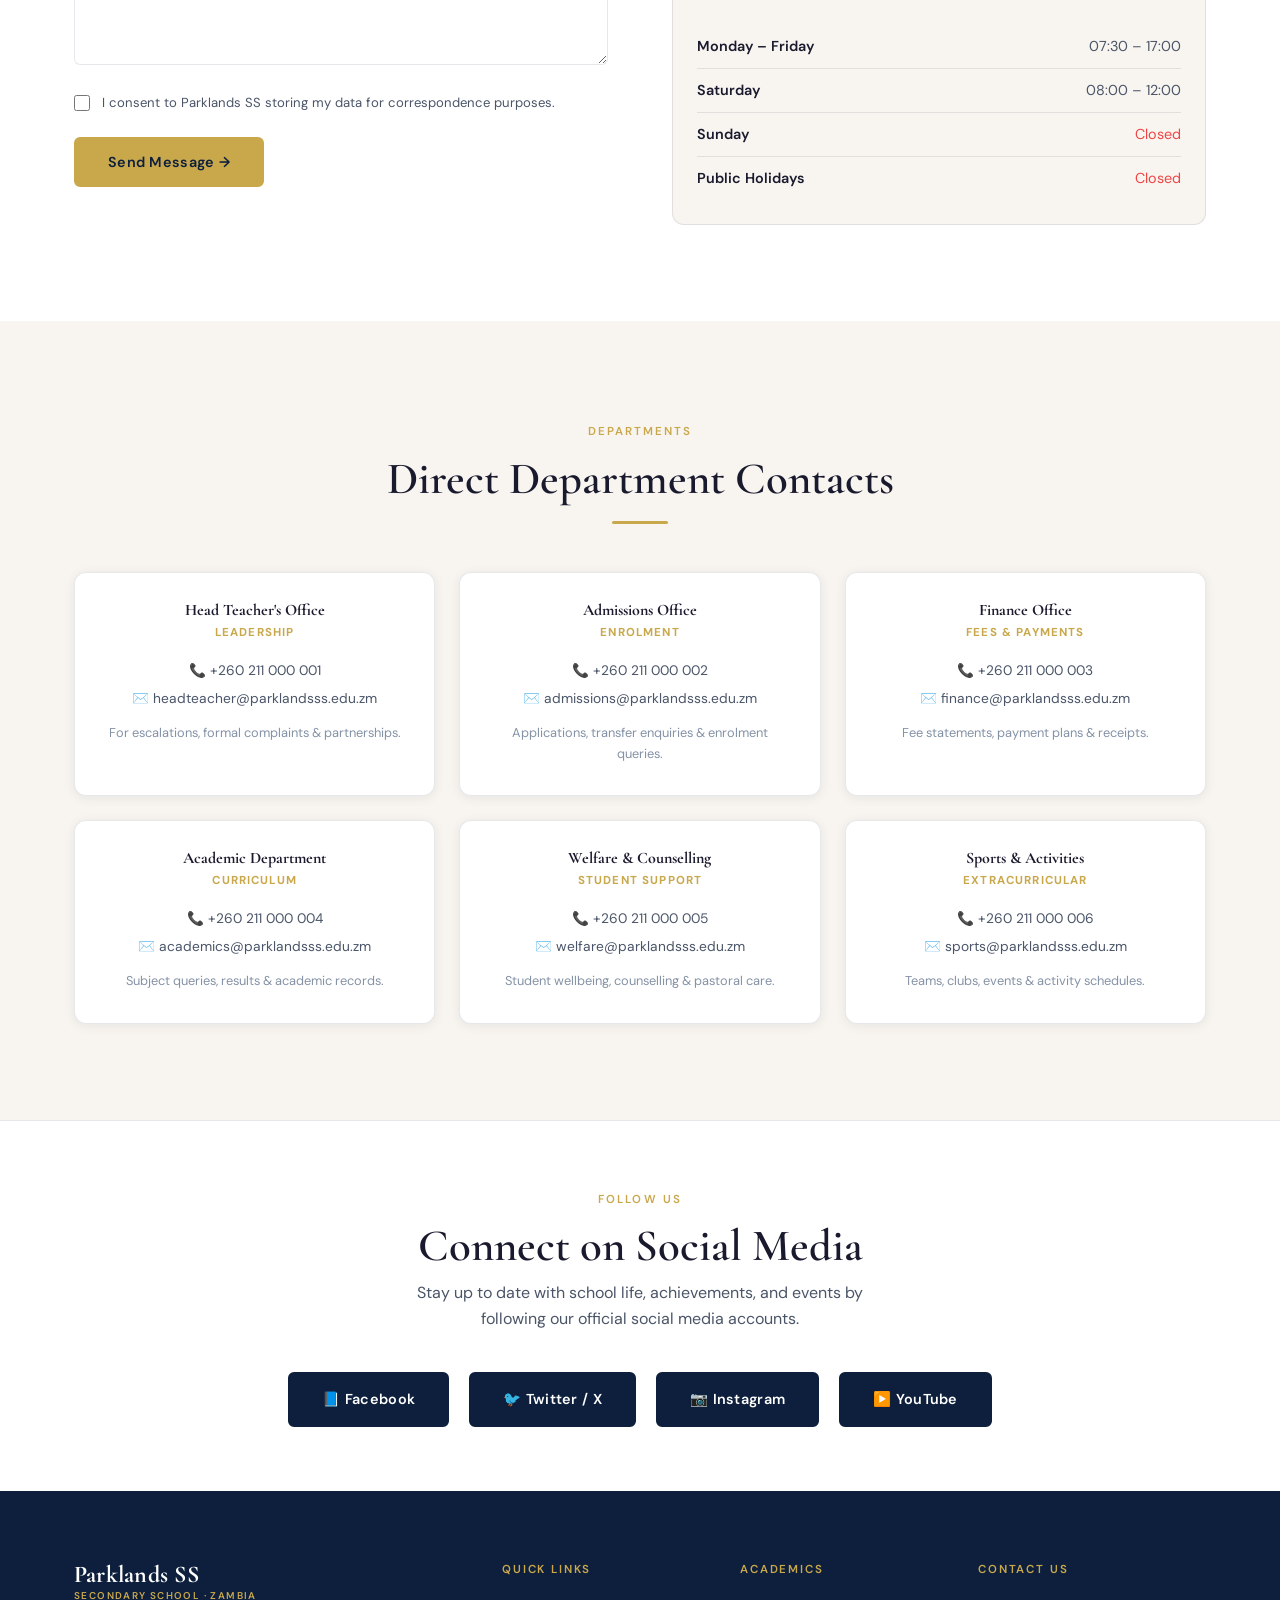
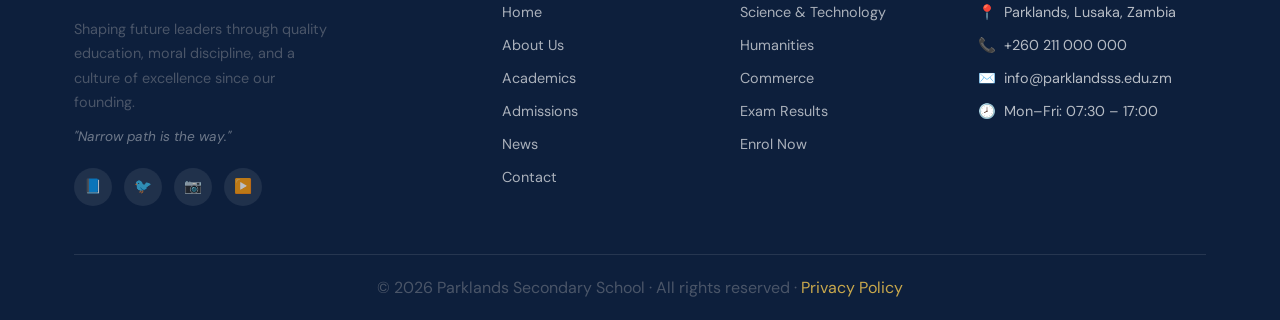
<file: contact.html>
<!DOCTYPE html>
<html lang="en">
<head>
  <meta charset="UTF-8">
  <meta name="viewport" content="width=device-width, initial-scale=1.0">
  <title>Contact — Parklands Secondary School</title>
  <link rel="stylesheet" href="style.css">
  <style>
    /* Contact info cards */
    .contact-info-grid { display:grid; grid-template-columns:repeat(4,1fr); gap:24px; margin-bottom:64px; }
    .contact-info-card {
      background:var(--white); border-radius:var(--radius-md);
      padding:32px 24px; text-align:center;
      border:1px solid var(--border); box-shadow:var(--shadow-sm);
      transition:var(--transition);
    }
    .contact-info-card:hover { transform:translateY(-4px); box-shadow:var(--shadow-md); border-color:var(--gold); }
    .contact-icon {
      width:60px; height:60px; border-radius:16px;
      background:var(--navy); margin:0 auto 18px;
      display:flex; align-items:center; justify-content:center; font-size:1.6rem;
    }
    .contact-info-card h4 {
      font-family:'DM Sans',sans-serif; font-size:0.72rem; font-weight:700;
      letter-spacing:0.14em; text-transform:uppercase; color:var(--gold); margin-bottom:10px;
    }
    .contact-info-card p { font-size:0.9rem; line-height:1.7; }
    .contact-info-card a { color:var(--navy); font-weight:500; }
    .contact-info-card a:hover { color:var(--gold); }

    /* Main layout */
    .contact-main { background:var(--white); }
    .contact-layout { display:grid; grid-template-columns:1fr 1fr; gap:64px; align-items:start; }

    /* Form */
    .contact-form-wrap {  }
    .contact-form-wrap h2 { margin-bottom:8px; }
    .contact-form-wrap > p { margin-bottom:32px; }
    .contact-form { }

    .success-msg {
      display:none; background:rgba(34,197,94,0.12); border:1px solid rgba(34,197,94,0.3);
      border-radius:var(--radius-md); padding:18px 24px; margin-bottom:20px;
      color:#15803d; font-weight:500; text-align:center;
    }

    /* Map */
    .map-wrap { }
    .map-wrap h2 { margin-bottom:8px; }
    .map-wrap > p { margin-bottom:24px; }
    .map-frame {
      width:100%; height:360px; border-radius:var(--radius-md);
      overflow:hidden; border:1px solid var(--border); box-shadow:var(--shadow-sm);
      background:var(--cream-dark); display:flex; align-items:center; justify-content:center;
      flex-direction:column; gap:12px; position:relative;
    }
    .map-frame iframe {
      width:100%; height:100%; border:none; display:block;
    }
    .map-placeholder {
      text-align:center; padding:32px;
    }
    .map-placeholder .map-icon { font-size:3rem; margin-bottom:12px; }
    .map-placeholder p { font-size:0.9rem; color:var(--text-mid); }
    .map-placeholder a {
      display:inline-flex; gap:6px; align-items:center;
      margin-top:14px; color:var(--navy); font-weight:600; font-size:0.88rem;
    }
    .map-placeholder a:hover { color:var(--gold); }

    /* Office hours */
    .hours-table { width:100%; margin-top:24px; }
    .hours-row {
      display:flex; justify-content:space-between;
      padding:10px 0; border-bottom:1px solid var(--border);
      font-size:0.9rem;
    }
    .hours-row:last-child { border-bottom:none; }
    .hours-day { font-weight:600; color:var(--text); }
    .hours-time { color:var(--text-mid); }
    .hours-closed { color:#EF4444; }

    /* Dept contacts */
    .dept-section { background:var(--cream); }
    .dept-grid { display:grid; grid-template-columns:repeat(3,1fr); gap:24px; }
    .dept-card {
      background:var(--white); border-radius:var(--radius-md);
      padding:28px; border:1px solid var(--border); box-shadow:var(--shadow-sm);
      transition:var(--transition);
    }
    .dept-card:hover { transform:translateY(-4px); box-shadow:var(--shadow-md); }
    .dept-card h4 { margin-bottom:4px; }
    .dept-label {
      font-size:0.72rem; font-weight:700; letter-spacing:0.1em;
      text-transform:uppercase; color:var(--gold); margin-bottom:14px;
    }
    .dept-contact-item { font-size:0.86rem; color:var(--text-mid); padding:3px 0; }

    @media (max-width:1024px) {
      .contact-info-grid { grid-template-columns:repeat(2,1fr); }
    }
    @media (max-width:768px) {
      .contact-layout { grid-template-columns:1fr; }
      .contact-info-grid { grid-template-columns:1fr 1fr; }
      .dept-grid { grid-template-columns:1fr; }
    }
    @media (max-width:480px) {
      .contact-info-grid { grid-template-columns:1fr; }
    }
  </style>
</head>
<body>

<section class="page-hero">
  <div class="container">
    <div class="breadcrumb"><a href="index.html">Home</a><span>Contact</span></div>
    <span class="section-label page-hero-label">Get In Touch</span>
    <h1>Contact Us</h1>
    <p>We'd love to hear from you. Reach out with any enquiries, or visit us on campus during office hours.</p>
  </div>
</section>

<!-- CONTACT CARDS -->
<section style="background:var(--cream);padding:64px 0;">
  <div class="container">
    <div class="contact-info-grid reveal">
      <div class="contact-info-card">
        <div class="contact-icon">📍</div>
        <h4>Location</h4>
        <p>Parklands Area<br>Lusaka, Zambia<br>Plot 123, Great North Road</p>
      </div>
      <div class="contact-info-card">
        <div class="contact-icon">📞</div>
        <h4>Phone</h4>
        <p><a href="tel:+260211000000">+260 211 000 000</a><br><a href="tel:+260977000000">+260 977 000 000</a><br>Mon–Fri: 07:30–17:00</p>
      </div>
      <div class="contact-info-card">
        <div class="contact-icon">✉️</div>
        <h4>Email</h4>
        <p><a href="mailto:info@parklandsss.edu.zm">info@parklandsss.edu.zm</a><br><a href="mailto:admissions@parklandsss.edu.zm">admissions@parklandsss.edu.zm</a></p>
      </div>
      <div class="contact-info-card">
        <div class="contact-icon">🕗</div>
        <h4>Office Hours</h4>
        <p>Monday–Friday<br>07:30 – 17:00<br>Saturday: 08:00 – 12:00</p>
      </div>
    </div>
  </div>
</section>

<!-- MAIN CONTACT SECTION -->
<section class="contact-main section">
  <div class="container">
    <div class="contact-layout">
      <!-- FORM -->
      <div class="contact-form-wrap reveal-left">
        <span class="section-label">Send a Message</span>
        <h2 class="section-title">We're Here to Help</h2>
        <div class="gold-line-left gold-line" style="margin-bottom:20px;"></div>
        <p>Whether you have a question about admissions, academics, or school life — fill in the form and a member of our team will respond within 2 working days.</p>

        <form class="contact-form" id="contactForm" novalidate style="margin-top:32px;">
          <div class="success-msg" id="contactSuccess">
            ✅ Message sent! We'll get back to you within 2 working days.
          </div>

          <div class="form-row">
            <div class="form-group">
              <label for="cFirstName">First Name *</label>
              <input type="text" id="cFirstName" placeholder="Your first name" required>
            </div>
            <div class="form-group">
              <label for="cLastName">Last Name *</label>
              <input type="text" id="cLastName" placeholder="Your surname" required>
            </div>
          </div>

          <div class="form-row">
            <div class="form-group">
              <label for="cEmail">Email Address *</label>
              <input type="email" id="cEmail" placeholder="your@email.com" required>
            </div>
            <div class="form-group">
              <label for="cPhone">Phone Number</label>
              <input type="tel" id="cPhone" placeholder="+260 9XX XXX XXX">
            </div>
          </div>

          <div class="form-group">
            <label for="cSubject">Subject *</label>
            <select id="cSubject" required>
              <option value="">Select a subject</option>
              <option>Admissions Enquiry</option>
              <option>Academics &amp; Curriculum</option>
              <option>Fees &amp; Payments</option>
              <option>Student Welfare</option>
              <option>Events &amp; Activities</option>
              <option>General Enquiry</option>
              <option>Other</option>
            </select>
          </div>

          <div class="form-group">
            <label for="cMessage">Your Message *</label>
            <textarea id="cMessage" placeholder="Please describe your enquiry in as much detail as possible..." required></textarea>
          </div>

          <div style="display:flex;align-items:center;gap:12px;margin-bottom:24px;">
            <input type="checkbox" id="cConsent" style="width:16px;height:16px;accent-color:var(--gold);">
            <label for="cConsent" style="font-size:0.82rem;color:var(--text-mid);">I consent to Parklands SS storing my data for correspondence purposes.</label>
          </div>

          <button type="submit" class="btn btn-primary" style="min-width:180px;">Send Message →</button>
        </form>
      </div>

      <!-- MAP + HOURS -->
      <div class="map-wrap reveal-right">
        <span class="section-label">Find Us</span>
        <h2 class="section-title">Our Location</h2>
        <div class="gold-line-left gold-line" style="margin-bottom:20px;"></div>
        <p>Conveniently located in the heart of Parklands, Lusaka. Public transport routes pass directly outside our main gate.</p>

        <!-- Google Maps embed — replace src with real embed URL -->
        <div class="map-frame" style="margin-top:24px;">
          <div class="map-placeholder">
            <div class="map-icon">🗺️</div>
            <p><strong>Parklands Secondary School</strong><br>Plot 123, Great North Road<br>Parklands, Lusaka, Zambia</p>
            <a href="https://maps.google.com/?q=Parklands+Lusaka+Zambia" target="_blank" rel="noopener">
              Open in Google Maps ↗
            </a>
          </div>
        </div>
        <!-- To embed a real map, replace the div above with:
        <iframe
          src="https://www.google.com/maps/embed?pb=YOUR_EMBED_CODE"
          width="100%" height="360" style="border:0;" allowfullscreen loading="lazy">
        </iframe> -->

        <!-- Office Hours -->
        <div style="background:var(--cream);border-radius:var(--radius-md);padding:24px;margin-top:24px;border:1px solid var(--border);">
          <h4 style="font-family:'DM Sans',sans-serif;font-size:0.72rem;font-weight:700;letter-spacing:0.14em;text-transform:uppercase;color:var(--gold);margin-bottom:16px;">Office Hours</h4>
          <div class="hours-table">
            <div class="hours-row"><span class="hours-day">Monday – Friday</span><span class="hours-time">07:30 – 17:00</span></div>
            <div class="hours-row"><span class="hours-day">Saturday</span><span class="hours-time">08:00 – 12:00</span></div>
            <div class="hours-row"><span class="hours-day">Sunday</span><span class="hours-closed">Closed</span></div>
            <div class="hours-row"><span class="hours-day">Public Holidays</span><span class="hours-closed">Closed</span></div>
          </div>
        </div>
      </div>
    </div>
  </div>
</section>

<!-- DEPARTMENT CONTACTS -->
<section class="dept-section section">
  <div class="container text-center">
    <span class="section-label">Departments</span>
    <h2 class="section-title">Direct Department Contacts</h2>
    <div class="gold-line" style="margin-bottom:48px;"></div>
    <div class="dept-grid reveal">
      <div class="dept-card">
        <h4>Head Teacher's Office</h4>
        <div class="dept-label">Leadership</div>
        <div class="dept-contact-item">📞 +260 211 000 001</div>
        <div class="dept-contact-item">✉️ headteacher@parklandsss.edu.zm</div>
        <div class="dept-contact-item" style="margin-top:8px;font-size:0.8rem;color:var(--text-light);">For escalations, formal complaints &amp; partnerships.</div>
      </div>
      <div class="dept-card">
        <h4>Admissions Office</h4>
        <div class="dept-label">Enrolment</div>
        <div class="dept-contact-item">📞 +260 211 000 002</div>
        <div class="dept-contact-item">✉️ admissions@parklandsss.edu.zm</div>
        <div class="dept-contact-item" style="margin-top:8px;font-size:0.8rem;color:var(--text-light);">Applications, transfer enquiries &amp; enrolment queries.</div>
      </div>
      <div class="dept-card">
        <h4>Finance Office</h4>
        <div class="dept-label">Fees &amp; Payments</div>
        <div class="dept-contact-item">📞 +260 211 000 003</div>
        <div class="dept-contact-item">✉️ finance@parklandsss.edu.zm</div>
        <div class="dept-contact-item" style="margin-top:8px;font-size:0.8rem;color:var(--text-light);">Fee statements, payment plans &amp; receipts.</div>
      </div>
      <div class="dept-card">
        <h4>Academic Department</h4>
        <div class="dept-label">Curriculum</div>
        <div class="dept-contact-item">📞 +260 211 000 004</div>
        <div class="dept-contact-item">✉️ academics@parklandsss.edu.zm</div>
        <div class="dept-contact-item" style="margin-top:8px;font-size:0.8rem;color:var(--text-light);">Subject queries, results &amp; academic records.</div>
      </div>
      <div class="dept-card">
        <h4>Welfare &amp; Counselling</h4>
        <div class="dept-label">Student Support</div>
        <div class="dept-contact-item">📞 +260 211 000 005</div>
        <div class="dept-contact-item">✉️ welfare@parklandsss.edu.zm</div>
        <div class="dept-contact-item" style="margin-top:8px;font-size:0.8rem;color:var(--text-light);">Student wellbeing, counselling &amp; pastoral care.</div>
      </div>
      <div class="dept-card">
        <h4>Sports &amp; Activities</h4>
        <div class="dept-label">Extracurricular</div>
        <div class="dept-contact-item">📞 +260 211 000 006</div>
        <div class="dept-contact-item">✉️ sports@parklandsss.edu.zm</div>
        <div class="dept-contact-item" style="margin-top:8px;font-size:0.8rem;color:var(--text-light);">Teams, clubs, events &amp; activity schedules.</div>
      </div>
    </div>
  </div>
</section>

<!-- SOCIAL LINKS -->
<section style="background:var(--white);padding:64px 0;text-align:center;border-top:1px solid var(--border);">
  <div class="container">
    <span class="section-label">Follow Us</span>
    <h2 class="section-title" style="margin-bottom:8px;">Connect on Social Media</h2>
    <p style="max-width:480px;margin:0 auto 40px;">Stay up to date with school life, achievements, and events by following our official social media accounts.</p>
    <div style="display:flex;gap:20px;justify-content:center;flex-wrap:wrap;" class="reveal">
      <a href="#" class="btn btn-navy" style="gap:10px;">📘 Facebook</a>
      <a href="#" class="btn btn-navy" style="gap:10px;">🐦 Twitter / X</a>
      <a href="#" class="btn btn-navy" style="gap:10px;">📷 Instagram</a>
      <a href="#" class="btn btn-navy" style="gap:10px;">▶️ YouTube</a>
    </div>
  </div>
</section>

<script src="components.js"></script>
<script>
  document.getElementById('contactForm').addEventListener('submit', function(e) {
    e.preventDefault();
    document.getElementById('contactSuccess').style.display = 'block';
    this.reset();
    document.getElementById('contactSuccess').scrollIntoView({ behavior: 'smooth', block: 'center' });
  });
</script>
</body>
</html>
</file>
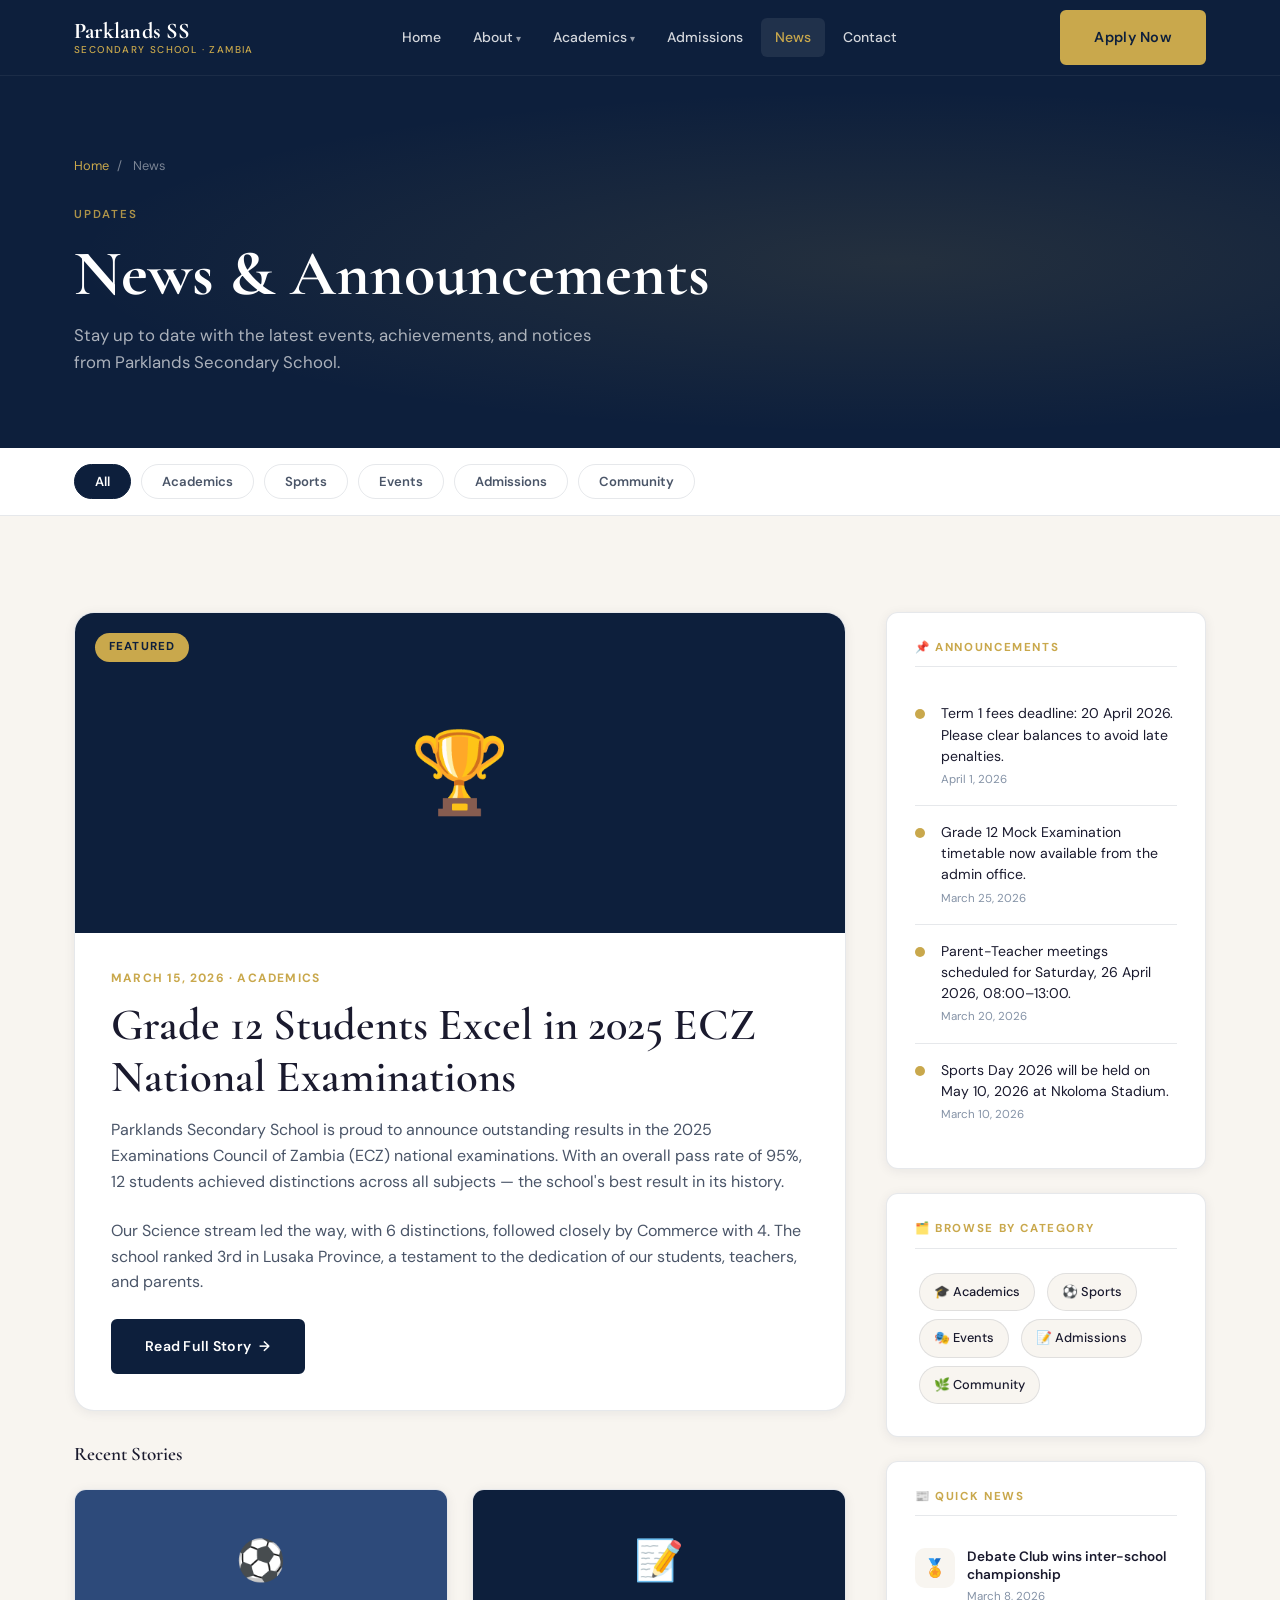
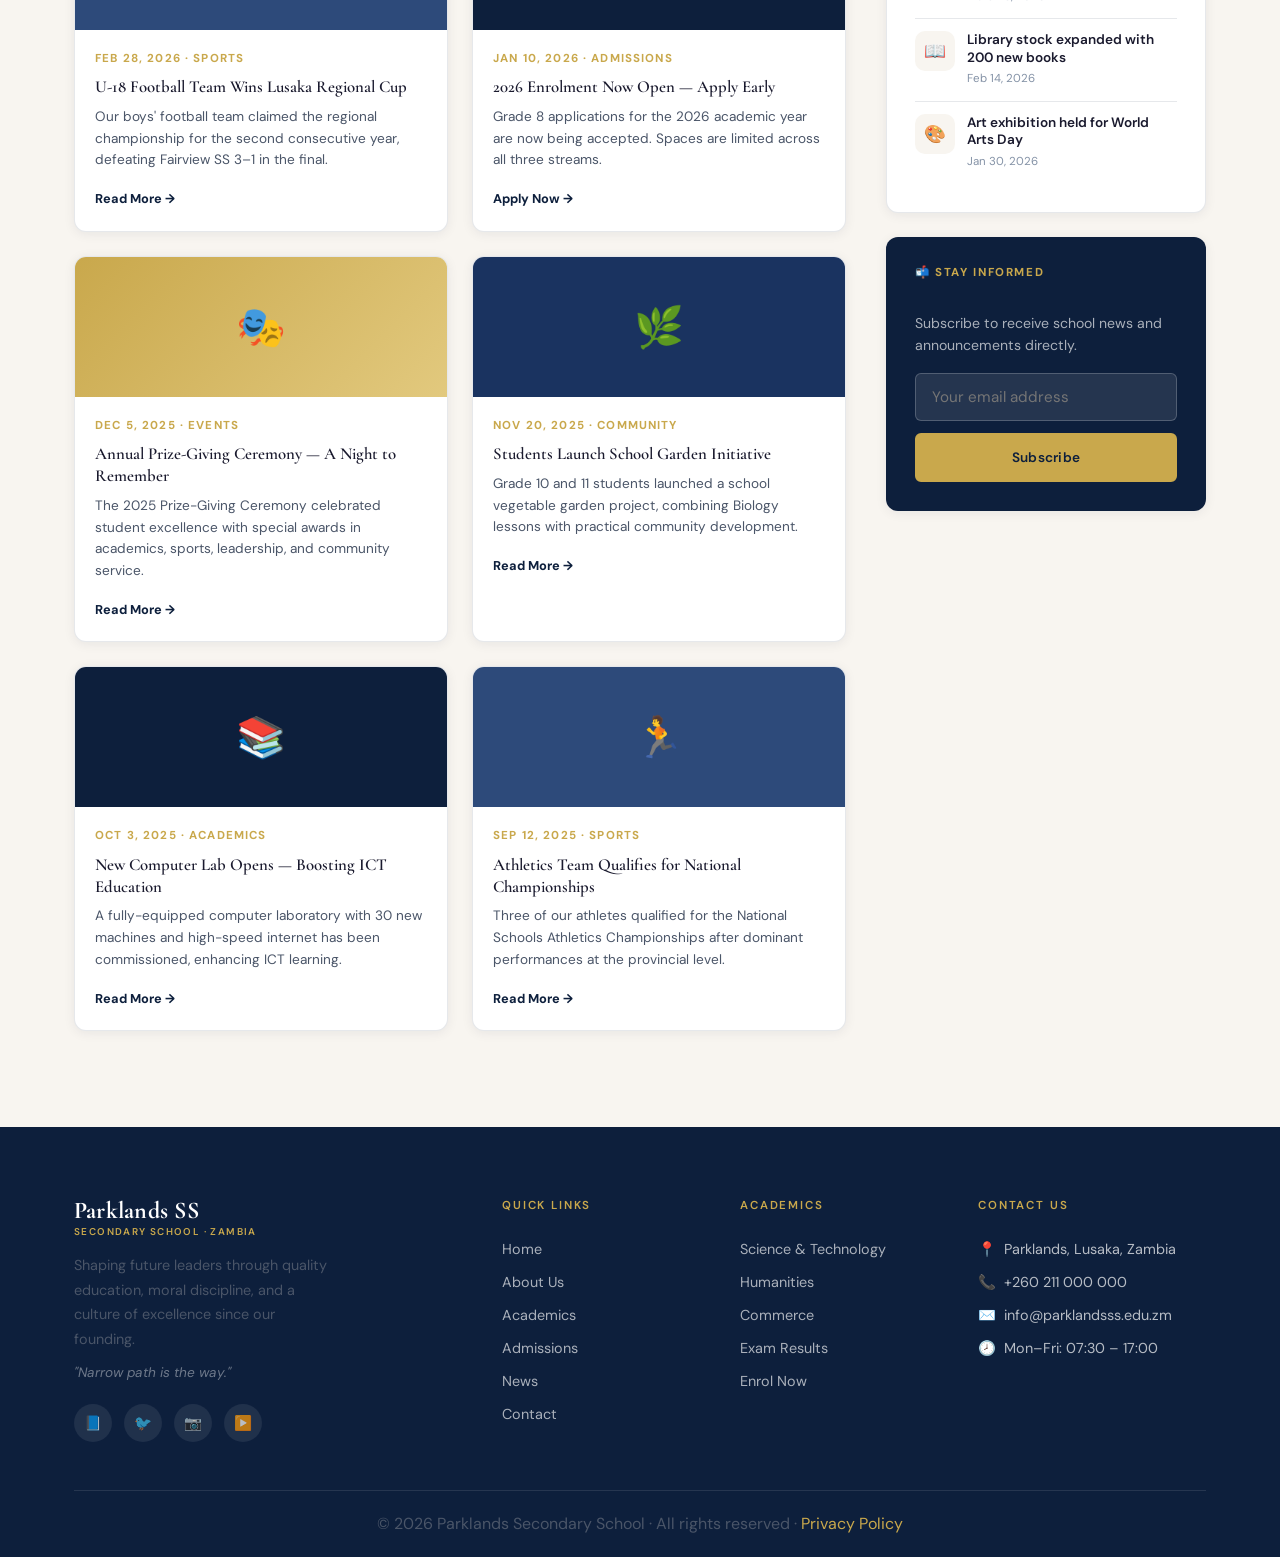
<file: news.html>
<!DOCTYPE html>
<html lang="en">
<head>
  <meta charset="UTF-8">
  <meta name="viewport" content="width=device-width, initial-scale=1.0">
  <title>News &amp; Announcements — Parklands Secondary School</title>
  <link rel="stylesheet" href="style.css">
  <style>
    /* Filter bar */
    .filter-bar {
      background:var(--white); border-bottom:1px solid var(--border);
      padding:16px 0; position:sticky; top:var(--nav-h); z-index:10;
    }
    .filter-inner {
      display:flex; gap:10px; flex-wrap:wrap; align-items:center;
    }
    .filter-btn {
      padding:8px 20px; border-radius:100px;
      border:1.5px solid var(--border); background:transparent;
      font-size:0.82rem; font-weight:600; color:var(--text-mid);
      cursor:pointer; transition:var(--transition);
    }
    .filter-btn:hover, .filter-btn.active {
      background:var(--navy); color:var(--white); border-color:var(--navy);
    }

    /* News layout */
    .news-main { background:var(--cream); }
    .news-layout { display:grid; grid-template-columns:1fr 320px; gap:40px; align-items:start; }

    /* Featured */
    .featured-card {
      background:var(--white); border-radius:var(--radius-lg);
      overflow:hidden; box-shadow:var(--shadow-sm); border:1px solid var(--border);
      margin-bottom:32px; transition:var(--transition);
    }
    .featured-card:hover { box-shadow:var(--shadow-md); }
    .featured-img {
      height:320px; background:var(--navy);
      display:flex; align-items:center; justify-content:center; font-size:5rem;
      position:relative;
    }
    .featured-label {
      position:absolute; top:20px; left:20px;
      background:var(--gold); color:var(--navy);
      padding:5px 14px; border-radius:100px;
      font-size:0.72rem; font-weight:700; text-transform:uppercase; letter-spacing:0.1em;
    }
    .featured-body { padding:36px; }
    .featured-meta { font-size:0.75rem; color:var(--gold); font-weight:700; text-transform:uppercase; letter-spacing:0.1em; margin-bottom:12px; }
    .featured-body h2 { margin-bottom:14px; }
    .featured-body p { margin-bottom:24px; }

    /* News grid */
    .news-grid-cards { display:grid; grid-template-columns:1fr 1fr; gap:24px; }
    .news-article {
      background:var(--white); border-radius:var(--radius-md);
      overflow:hidden; box-shadow:var(--shadow-sm); border:1px solid var(--border);
      transition:var(--transition);
    }
    .news-article:hover { transform:translateY(-4px); box-shadow:var(--shadow-md); }
    .article-img {
      height:140px; display:flex; align-items:center; justify-content:center;
      font-size:2.5rem;
    }
    .article-body { padding:20px; }
    .article-meta { font-size:0.72rem; color:var(--gold); font-weight:700; text-transform:uppercase; letter-spacing:0.1em; margin-bottom:8px; }
    .article-body h3 { font-size:1.05rem; margin-bottom:8px; line-height:1.3; }
    .article-body p { font-size:0.85rem; margin-bottom:14px; }
    .article-link { font-size:0.8rem; font-weight:700; color:var(--navy); display:inline-flex; gap:4px; align-items:center; }
    .article-link:hover { color:var(--gold); }

    /* Sidebar */
    .sidebar { }
    .sidebar-widget {
      background:var(--white); border-radius:var(--radius-md);
      padding:28px; border:1px solid var(--border); box-shadow:var(--shadow-sm);
      margin-bottom:24px;
    }
    .sidebar-widget h4 {
      font-family:'DM Sans',sans-serif; font-size:0.72rem; font-weight:700;
      letter-spacing:0.14em; text-transform:uppercase;
      color:var(--gold); margin-bottom:20px;
      padding-bottom:12px; border-bottom:1px solid var(--border);
    }
    .mini-news-item {
      display:flex; gap:12px; align-items:flex-start;
      padding:12px 0; border-bottom:1px solid var(--border);
    }
    .mini-news-item:last-child { border-bottom:none; }
    .mini-icon {
      width:40px; height:40px; border-radius:10px;
      background:var(--cream); flex-shrink:0;
      display:flex; align-items:center; justify-content:center; font-size:1.1rem;
    }
    .mini-news-item h5 { font-size:0.85rem; font-weight:600; line-height:1.3; margin-bottom:4px; }
    .mini-date { font-size:0.72rem; color:var(--text-light); }

    .category-tag {
      display:inline-flex; align-items:center; gap:6px;
      padding:8px 14px; border-radius:100px;
      background:var(--cream); border:1px solid var(--border);
      font-size:0.8rem; font-weight:500; margin:4px;
      transition:var(--transition); cursor:pointer;
    }
    .category-tag:hover { background:var(--navy); color:var(--white); border-color:var(--navy); }

    /* Announcements board */
    .announce-item {
      display:flex; gap:16px; align-items:flex-start;
      padding:16px 0; border-bottom:1px solid var(--border);
    }
    .announce-item:last-child { border-bottom:none; }
    .announce-dot {
      width:10px; height:10px; border-radius:50%;
      background:var(--gold); flex-shrink:0; margin-top:6px;
    }
    .announce-item p { font-size:0.88rem; color:var(--text); line-height:1.5; }
    .announce-date { font-size:0.72rem; color:var(--text-light); margin-top:4px; }

    @media (max-width:1024px) {
      .news-layout { grid-template-columns:1fr; }
      .sidebar { display:grid; grid-template-columns:1fr 1fr; gap:24px; }
    }
    @media (max-width:768px) {
      .news-grid-cards { grid-template-columns:1fr; }
      .sidebar { grid-template-columns:1fr; }
    }
  </style>
</head>
<body>

<section class="page-hero">
  <div class="container">
    <div class="breadcrumb"><a href="index.html">Home</a><span>News</span></div>
    <span class="section-label page-hero-label">Updates</span>
    <h1>News &amp; Announcements</h1>
    <p>Stay up to date with the latest events, achievements, and notices from Parklands Secondary School.</p>
  </div>
</section>

<!-- FILTER BAR -->
<div class="filter-bar">
  <div class="container">
    <div class="filter-inner">
      <button class="filter-btn active" onclick="filterNews('all', this)">All</button>
      <button class="filter-btn" onclick="filterNews('academics', this)">Academics</button>
      <button class="filter-btn" onclick="filterNews('sports', this)">Sports</button>
      <button class="filter-btn" onclick="filterNews('events', this)">Events</button>
      <button class="filter-btn" onclick="filterNews('admissions', this)">Admissions</button>
      <button class="filter-btn" onclick="filterNews('community', this)">Community</button>
    </div>
  </div>
</div>

<!-- MAIN CONTENT -->
<section class="news-main section">
  <div class="container">
    <div class="news-layout">

      <!-- LEFT: articles -->
      <div>
        <!-- Featured -->
        <div class="featured-card reveal" data-cat="academics">
          <div class="featured-img" style="background:var(--navy);">
            🏆
            <div class="featured-label">Featured</div>
          </div>
          <div class="featured-body">
            <div class="featured-meta">March 15, 2026 · Academics</div>
            <h2>Grade 12 Students Excel in 2025 ECZ National Examinations</h2>
            <p>Parklands Secondary School is proud to announce outstanding results in the 2025 Examinations Council of Zambia (ECZ) national examinations. With an overall pass rate of 95%, 12 students achieved distinctions across all subjects — the school's best result in its history.</p>
            <p>Our Science stream led the way, with 6 distinctions, followed closely by Commerce with 4. The school ranked 3rd in Lusaka Province, a testament to the dedication of our students, teachers, and parents.</p>
            <a href="#" class="btn btn-navy btn-arrow" style="font-size:0.88rem;">Read Full Story</a>
          </div>
        </div>

        <!-- Grid of articles -->
        <h3 style="margin-bottom:24px;font-size:1.2rem;" class="reveal">Recent Stories</h3>
        <div class="news-grid-cards reveal">

          <div class="news-article" data-cat="sports">
            <div class="article-img" style="background:#2D4A7A;">⚽</div>
            <div class="article-body">
              <div class="article-meta">Feb 28, 2026 · Sports</div>
              <h3>U-18 Football Team Wins Lusaka Regional Cup</h3>
              <p>Our boys' football team claimed the regional championship for the second consecutive year, defeating Fairview SS 3–1 in the final.</p>
              <a href="#" class="article-link">Read More →</a>
            </div>
          </div>

          <div class="news-article" data-cat="admissions">
            <div class="article-img" style="background:var(--navy);">📝</div>
            <div class="article-body">
              <div class="article-meta">Jan 10, 2026 · Admissions</div>
              <h3>2026 Enrolment Now Open — Apply Early</h3>
              <p>Grade 8 applications for the 2026 academic year are now being accepted. Spaces are limited across all three streams.</p>
              <a href="admissions.html" class="article-link">Apply Now →</a>
            </div>
          </div>

          <div class="news-article" data-cat="events">
            <div class="article-img" style="background:linear-gradient(135deg,var(--gold),var(--gold-light));">🎭</div>
            <div class="article-body">
              <div class="article-meta">Dec 5, 2025 · Events</div>
              <h3>Annual Prize-Giving Ceremony — A Night to Remember</h3>
              <p>The 2025 Prize-Giving Ceremony celebrated student excellence with special awards in academics, sports, leadership, and community service.</p>
              <a href="#" class="article-link">Read More →</a>
            </div>
          </div>

          <div class="news-article" data-cat="community">
            <div class="article-img" style="background:#1A3360;">🌿</div>
            <div class="article-body">
              <div class="article-meta">Nov 20, 2025 · Community</div>
              <h3>Students Launch School Garden Initiative</h3>
              <p>Grade 10 and 11 students launched a school vegetable garden project, combining Biology lessons with practical community development.</p>
              <a href="#" class="article-link">Read More →</a>
            </div>
          </div>

          <div class="news-article" data-cat="academics">
            <div class="article-img" style="background:var(--navy);">📚</div>
            <div class="article-body">
              <div class="article-meta">Oct 3, 2025 · Academics</div>
              <h3>New Computer Lab Opens — Boosting ICT Education</h3>
              <p>A fully-equipped computer laboratory with 30 new machines and high-speed internet has been commissioned, enhancing ICT learning.</p>
              <a href="#" class="article-link">Read More →</a>
            </div>
          </div>

          <div class="news-article" data-cat="sports">
            <div class="article-img" style="background:#2D4A7A;">🏃</div>
            <div class="article-body">
              <div class="article-meta">Sep 12, 2025 · Sports</div>
              <h3>Athletics Team Qualifies for National Championships</h3>
              <p>Three of our athletes qualified for the National Schools Athletics Championships after dominant performances at the provincial level.</p>
              <a href="#" class="article-link">Read More →</a>
            </div>
          </div>

        </div><!-- end news grid -->
      </div>

      <!-- RIGHT: sidebar -->
      <aside class="sidebar">
        <div class="sidebar-widget reveal">
          <h4>📌 Announcements</h4>
          <div class="announce-item">
            <div class="announce-dot"></div>
            <div>
              <p>Term 1 fees deadline: 20 April 2026. Please clear balances to avoid late penalties.</p>
              <div class="announce-date">April 1, 2026</div>
            </div>
          </div>
          <div class="announce-item">
            <div class="announce-dot"></div>
            <div>
              <p>Grade 12 Mock Examination timetable now available from the admin office.</p>
              <div class="announce-date">March 25, 2026</div>
            </div>
          </div>
          <div class="announce-item">
            <div class="announce-dot"></div>
            <div>
              <p>Parent-Teacher meetings scheduled for Saturday, 26 April 2026, 08:00–13:00.</p>
              <div class="announce-date">March 20, 2026</div>
            </div>
          </div>
          <div class="announce-item">
            <div class="announce-dot"></div>
            <div>
              <p>Sports Day 2026 will be held on May 10, 2026 at Nkoloma Stadium.</p>
              <div class="announce-date">March 10, 2026</div>
            </div>
          </div>
        </div>

        <div class="sidebar-widget reveal">
          <h4>🗂️ Browse by Category</h4>
          <div>
            <span class="category-tag" onclick="filterNews('academics', null)">🎓 Academics</span>
            <span class="category-tag" onclick="filterNews('sports', null)">⚽ Sports</span>
            <span class="category-tag" onclick="filterNews('events', null)">🎭 Events</span>
            <span class="category-tag" onclick="filterNews('admissions', null)">📝 Admissions</span>
            <span class="category-tag" onclick="filterNews('community', null)">🌿 Community</span>
          </div>
        </div>

        <div class="sidebar-widget reveal">
          <h4>📰 Quick News</h4>
          <div class="mini-news-item">
            <div class="mini-icon">🏅</div>
            <div>
              <h5>Debate Club wins inter-school championship</h5>
              <div class="mini-date">March 8, 2026</div>
            </div>
          </div>
          <div class="mini-news-item">
            <div class="mini-icon">📖</div>
            <div>
              <h5>Library stock expanded with 200 new books</h5>
              <div class="mini-date">Feb 14, 2026</div>
            </div>
          </div>
          <div class="mini-news-item">
            <div class="mini-icon">🎨</div>
            <div>
              <h5>Art exhibition held for World Arts Day</h5>
              <div class="mini-date">Jan 30, 2026</div>
            </div>
          </div>
        </div>

        <div class="sidebar-widget" style="background:var(--navy);border-color:transparent;">
          <h4 style="color:var(--gold);">📬 Stay Informed</h4>
          <p style="color:rgba(255,255,255,0.65);font-size:0.88rem;margin-bottom:16px;">Subscribe to receive school news and announcements directly.</p>
          <div class="form-group" style="margin-bottom:12px;">
            <input type="email" placeholder="Your email address" style="background:rgba(255,255,255,0.1);border-color:rgba(255,255,255,0.2);color:white;">
          </div>
          <button class="btn btn-primary" style="width:100%;justify-content:center;font-size:0.85rem;">Subscribe</button>
        </div>
      </aside>
    </div>
  </div>
</section>

<script src="components.js"></script>
<script>
function filterNews(cat, btn) {
  // Update active button
  if (btn) {
    document.querySelectorAll('.filter-btn').forEach(b => b.classList.remove('active'));
    btn.classList.add('active');
  }
  // Filter articles
  document.querySelectorAll('[data-cat]').forEach(el => {
    if (cat === 'all' || el.dataset.cat === cat) {
      el.style.display = '';
    } else {
      el.style.display = 'none';
    }
  });
}
</script>
</body>
</html>
</file>
<file: style.css>
/* ============================================================
   PARKLANDS SECONDARY SCHOOL — Global Stylesheet
   Palette: Deep Navy #0D1F3C | Warm Gold #C9A84C | Cream #F8F5F0
   Typography: Cormorant Garamond (display) + DM Sans (body)
   ============================================================ */

@import url('https://fonts.googleapis.com/css2?family=Cormorant+Garamond:ital,wght@0,400;0,600;0,700;1,400;1,600&family=DM+Sans:wght@300;400;500;600&display=swap');

/* ── CSS Variables ── */
:root {
  --navy:       #0D1F3C;
  --navy-light: #1A3360;
  --gold:       #C9A84C;
  --gold-light: #E2C97E;
  --cream:      #F8F5F0;
  --cream-dark: #EDE9E1;
  --white:      #FFFFFF;
  --text:       #1A1A2E;
  --text-mid:   #4A5568;
  --text-light: #8492A6;
  --border:     rgba(13,31,60,0.10);

  --radius-sm:  6px;
  --radius-md:  12px;
  --radius-lg:  20px;
  --shadow-sm:  0 2px 12px rgba(13,31,60,0.07);
  --shadow-md:  0 8px 32px rgba(13,31,60,0.12);
  --shadow-lg:  0 24px 64px rgba(13,31,60,0.16);

  --nav-h: 76px;
  --transition: 0.35s cubic-bezier(0.4,0,0.2,1);
}

/* ── Reset ── */
*, *::before, *::after { margin:0; padding:0; box-sizing:border-box; }
html { scroll-behavior:smooth; }
body {
  font-family: 'DM Sans', sans-serif;
  background: var(--cream);
  color: var(--text);
  line-height: 1.6;
  padding-top: var(--nav-h);
  overflow-x: hidden;
}
img { display:block; max-width:100%; }
a { text-decoration:none; color:inherit; }
ul { list-style:none; }
button { cursor:pointer; font-family:inherit; }

/* ── Typography Scale ── */
h1,h2,h3,h4 { font-family: 'Cormorant Garamond', serif; line-height:1.15; }
h1 { font-size: clamp(2.4rem,5vw,4rem); font-weight:700; }
h2 { font-size: clamp(1.8rem,3.5vw,2.8rem); font-weight:600; }
h3 { font-size: clamp(1.2rem,2vw,1.6rem); font-weight:600; }
p  { font-size: 1rem; color: var(--text-mid); }

/* ── Layout Helpers ── */
.container { max-width:1180px; margin:0 auto; padding:0 24px; }
.section { padding: 96px 0; }
.section-sm { padding: 64px 0; }
.text-center { text-align:center; }

.section-label {
  display:inline-block;
  font-family:'DM Sans',sans-serif;
  font-size:0.72rem;
  font-weight:600;
  letter-spacing:0.18em;
  text-transform:uppercase;
  color: var(--gold);
  margin-bottom:12px;
}
.section-title { margin-bottom:16px; }
.section-sub { max-width:560px; margin:0 auto 48px; color:var(--text-mid); }

/* ── Buttons ── */
.btn {
  display:inline-flex; align-items:center; gap:8px;
  padding:14px 32px; border-radius:var(--radius-sm);
  font-size:0.9rem; font-weight:600; letter-spacing:0.02em;
  border:2px solid transparent;
  transition: var(--transition);
}
.btn-primary {
  background: var(--gold); color: var(--navy);
  border-color: var(--gold);
}
.btn-primary:hover {
  background: var(--gold-light); border-color: var(--gold-light);
  transform: translateY(-2px); box-shadow: 0 8px 24px rgba(201,168,76,0.35);
}
.btn-outline {
  background: transparent; color: var(--white);
  border-color: rgba(255,255,255,0.5);
}
.btn-outline:hover {
  background: rgba(255,255,255,0.1); border-color:var(--white);
  transform: translateY(-2px);
}
.btn-navy {
  background: var(--navy); color: var(--white);
  border-color: var(--navy);
}
.btn-navy:hover {
  background: var(--navy-light); border-color: var(--navy-light);
  transform: translateY(-2px); box-shadow: var(--shadow-md);
}
.btn-arrow::after { content:'→'; }

/* ── Cards ── */
.card {
  background: var(--white);
  border-radius: var(--radius-md);
  padding: 32px;
  box-shadow: var(--shadow-sm);
  border: 1px solid var(--border);
  transition: var(--transition);
}
.card:hover {
  transform: translateY(-6px);
  box-shadow: var(--shadow-md);
}

/* ── Grid Layouts ── */
.grid-3 { display:grid; grid-template-columns:repeat(3,1fr); gap:28px; }
.grid-4 { display:grid; grid-template-columns:repeat(4,1fr); gap:24px; }
.grid-2 { display:grid; grid-template-columns:repeat(2,1fr); gap:32px; }

/* ── Divider ── */
.gold-line {
  width:56px; height:3px;
  background: var(--gold);
  border-radius:2px;
  margin:16px auto 0;
}
.gold-line-left { margin:16px 0 0; }

/* ── Image placeholder ── */
.img-placeholder {
  width:100%; background: var(--cream-dark);
  border-radius: var(--radius-md);
  display:flex; align-items:center; justify-content:center;
  overflow:hidden; position:relative;
}
.img-placeholder::after {
  content:'📸';
  font-size:2rem; opacity:0.3;
}
.img-placeholder img { width:100%; height:100%; object-fit:cover; position:absolute; inset:0; }

/* ── Scroll Animations ── */
.reveal {
  opacity:0; transform:translateY(32px);
  transition: opacity 0.7s ease, transform 0.7s ease;
}
.reveal.visible { opacity:1; transform:translateY(0); }
.reveal-left {
  opacity:0; transform:translateX(-32px);
  transition: opacity 0.7s ease, transform 0.7s ease;
}
.reveal-left.visible { opacity:1; transform:translateX(0); }
.reveal-right {
  opacity:0; transform:translateX(32px);
  transition: opacity 0.7s ease, transform 0.7s ease;
}
.reveal-right.visible { opacity:1; transform:translateX(0); }

/* ============================================================
   NAVIGATION
   ============================================================ */
.navbar {
  position:fixed; top:0; left:0; right:0; z-index:999;
  height: var(--nav-h);
  background: var(--navy);
  display:flex; align-items:center;
  border-bottom: 1px solid rgba(255,255,255,0.06);
  transition: box-shadow 0.3s;
}
.navbar.scrolled { box-shadow: 0 4px 24px rgba(0,0,0,0.25); }

.nav-inner {
  max-width:1180px; width:100%; margin:0 auto; padding:0 24px;
  display:flex; align-items:center; justify-content:space-between;
}

.nav-logo {
  display:flex; flex-direction:column; line-height:1;
}
.nav-logo .logo-main {
  font-family:'Cormorant Garamond',serif;
  font-size:1.4rem; font-weight:700; color:var(--white);
  letter-spacing:0.01em;
}
.nav-logo .logo-sub {
  font-size:0.62rem; font-weight:500; letter-spacing:0.14em;
  text-transform:uppercase; color:var(--gold); margin-top:2px;
}

.nav-links { display:flex; align-items:center; gap:4px; }
.nav-links > li { position:relative; }

.nav-links > li > a {
  display:block; padding:8px 14px;
  font-size:0.875rem; font-weight:500; color:rgba(255,255,255,0.82);
  border-radius:var(--radius-sm);
  transition: var(--transition);
}
.nav-links > li > a:hover,
.nav-links > li > a.active { color:var(--white); background:rgba(255,255,255,0.08); }
.nav-links > li > a.active { color: var(--gold); }

/* Dropdown */
.nav-links .has-dropdown > a::after { content:' ▾'; font-size:0.65rem; opacity:0.7; }
.dropdown {
  position:absolute; top:calc(100% + 8px); left:0;
  background:var(--navy-light); border-radius:var(--radius-md);
  min-width:200px; padding:8px;
  box-shadow: var(--shadow-lg);
  opacity:0; visibility:hidden; pointer-events:none;
  transform:translateY(8px);
  transition: all 0.25s ease;
  border:1px solid rgba(255,255,255,0.08);
}
.has-dropdown:hover .dropdown {
  opacity:1; visibility:visible; pointer-events:all; transform:translateY(0);
}
.dropdown a {
  display:block; padding:10px 16px; color:rgba(255,255,255,0.8);
  border-radius:var(--radius-sm); font-size:0.86rem;
  transition: var(--transition);
}
.dropdown a:hover { background:rgba(255,255,255,0.1); color:var(--gold); }

.nav-cta { margin-left:16px; }

.hamburger {
  display:none; flex-direction:column; gap:5px;
  background:none; border:none; padding:6px; cursor:pointer;
}
.hamburger span {
  display:block; width:24px; height:2px;
  background:var(--white); border-radius:2px;
  transition: var(--transition);
}
.hamburger.open span:nth-child(1) { transform:translateY(7px) rotate(45deg); }
.hamburger.open span:nth-child(2) { opacity:0; }
.hamburger.open span:nth-child(3) { transform:translateY(-7px) rotate(-45deg); }

/* Mobile Nav */
.mobile-nav {
  display:none; position:fixed; top:var(--nav-h); left:0; right:0;
  background:var(--navy); z-index:998; padding:16px 24px 24px;
  border-top:1px solid rgba(255,255,255,0.08);
  transform:translateY(-10px); opacity:0;
  transition: var(--transition); pointer-events:none;
}
.mobile-nav.open { display:block; transform:translateY(0); opacity:1; pointer-events:all; }
.mobile-nav a {
  display:block; padding:12px 0;
  color:rgba(255,255,255,0.85); font-size:1rem; font-weight:500;
  border-bottom:1px solid rgba(255,255,255,0.07);
  transition: color 0.2s;
}
.mobile-nav a:hover { color:var(--gold); }
.mobile-nav .mobile-cta {
  margin-top:20px;
  display:block; text-align:center;
}

/* ============================================================
   PAGE HERO BANNER (for inner pages)
   ============================================================ */
.page-hero {
  background: var(--navy);
  padding: 80px 0 72px;
  position:relative; overflow:hidden;
}
.page-hero::before {
  content:'';
  position:absolute; inset:0;
  background: radial-gradient(ellipse at 70% 50%, rgba(201,168,76,0.12), transparent 65%);
}
.page-hero .container { position:relative; }
.page-hero-label { color:var(--gold); opacity:0.85; }
.page-hero h1 { color:var(--white); margin-bottom:12px; }
.page-hero p  { color:rgba(255,255,255,0.65); max-width:520px; font-size:1.05rem; }

.breadcrumb {
  display:flex; gap:8px; align-items:center;
  font-size:0.8rem; color:rgba(255,255,255,0.45); margin-bottom:24px;
}
.breadcrumb a { color:var(--gold); }
.breadcrumb span::before { content:'/ '; margin-right:8px; }

/* ============================================================
   FOOTER
   ============================================================ */
.footer {
  background: var(--navy); color:rgba(255,255,255,0.7);
  padding: 72px 0 0;
}
.footer-grid {
  display:grid; grid-template-columns:2fr 1fr 1fr 1.2fr; gap:48px;
  padding-bottom:48px;
  border-bottom:1px solid rgba(255,255,255,0.1);
}
.footer-brand .logo-main { color:var(--white); font-size:1.5rem; }
.footer-brand p { margin-top:16px; font-size:0.9rem; line-height:1.7; max-width:260px; }
.footer h4 {
  font-family:'DM Sans',sans-serif; font-size:0.72rem; font-weight:600;
  letter-spacing:0.16em; text-transform:uppercase;
  color:var(--gold); margin-bottom:20px;
}
.footer-links a {
  display:block; padding:5px 0; font-size:0.9rem;
  color:rgba(255,255,255,0.65); transition: color 0.2s;
}
.footer-links a:hover { color:var(--white); }
.footer-contact li { font-size:0.9rem; padding:5px 0; display:flex; gap:8px; align-items:flex-start; }
.footer-contact li span { color:var(--gold); flex-shrink:0; }

.social-links { display:flex; gap:12px; margin-top:20px; }
.social-links a {
  width:38px; height:38px; border-radius:50%;
  background:rgba(255,255,255,0.08); display:flex; align-items:center; justify-content:center;
  font-size:0.9rem; transition: var(--transition);
}
.social-links a:hover { background:var(--gold); color:var(--navy); }

.footer-bottom {
  padding:20px 0; text-align:center;
  font-size:0.82rem; color:rgba(255,255,255,0.35);
}
.footer-bottom a { color:var(--gold); }

/* ============================================================
   FORM STYLES
   ============================================================ */
.form-group { margin-bottom:20px; }
.form-group label {
  display:block; font-size:0.82rem; font-weight:600;
  letter-spacing:0.04em; color:var(--text); margin-bottom:8px;
}
.form-group input,
.form-group select,
.form-group textarea {
  width:100%; padding:13px 16px;
  border:1.5px solid var(--border); border-radius:var(--radius-sm);
  background:var(--white); font-family:'DM Sans',sans-serif;
  font-size:0.95rem; color:var(--text);
  transition: border-color 0.25s, box-shadow 0.25s;
  outline:none;
}
.form-group input:focus,
.form-group select:focus,
.form-group textarea:focus {
  border-color: var(--gold);
  box-shadow: 0 0 0 3px rgba(201,168,76,0.18);
}
.form-group textarea { resize:vertical; min-height:130px; }
.form-row { display:grid; grid-template-columns:1fr 1fr; gap:20px; }

/* ============================================================
   RESPONSIVE
   ============================================================ */
@media (max-width:1024px) {
  .grid-4 { grid-template-columns:repeat(2,1fr); }
  .footer-grid { grid-template-columns:1fr 1fr; gap:36px; }
}

@media (max-width:768px) {
  :root { --nav-h: 64px; }
  .nav-links, .nav-cta { display:none; }
  .hamburger { display:flex; }
  .grid-3, .grid-2 { grid-template-columns:1fr; }
  .grid-4 { grid-template-columns:1fr; }
  .form-row { grid-template-columns:1fr; }
  .section { padding:64px 0; }
  .footer-grid { grid-template-columns:1fr; gap:32px; }
}

@media (max-width:480px) {
  h1 { font-size:2rem; }
  h2 { font-size:1.6rem; }
  .btn { padding:12px 24px; font-size:0.85rem; }
}
</file>
